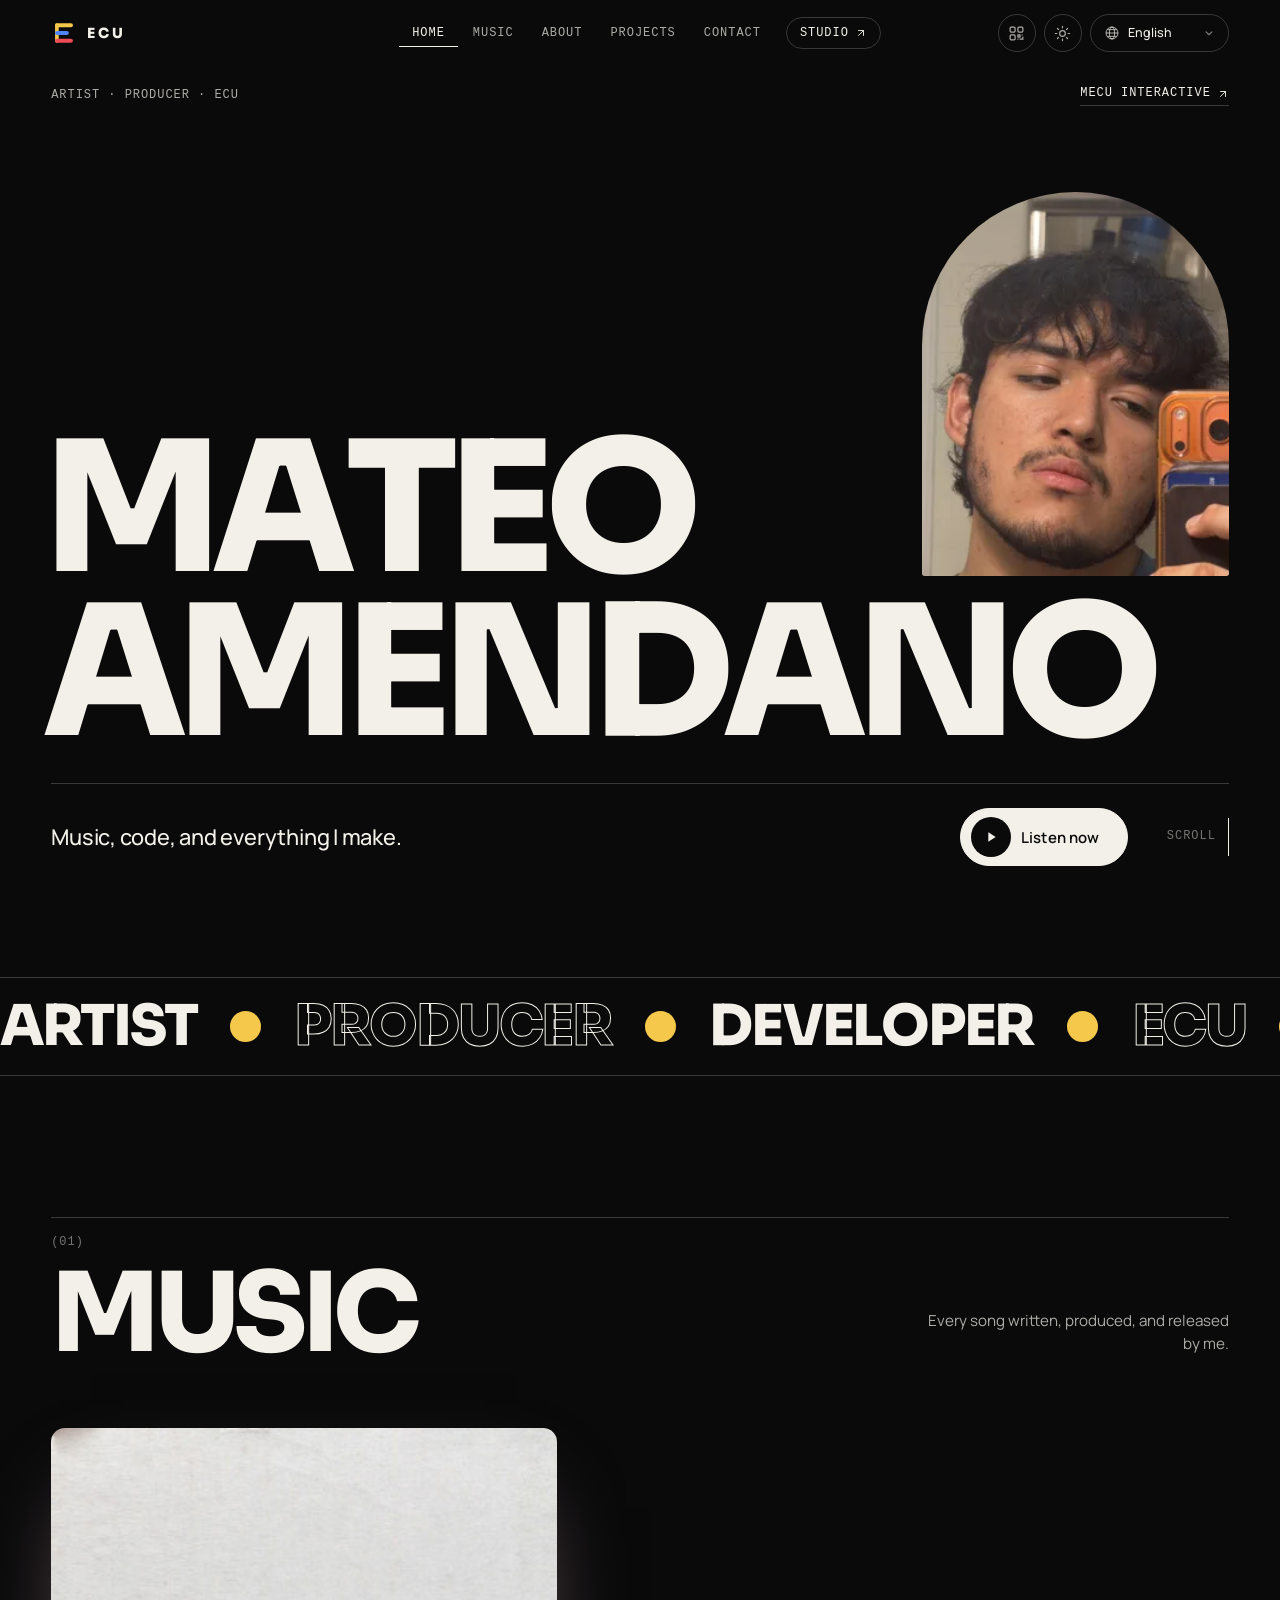
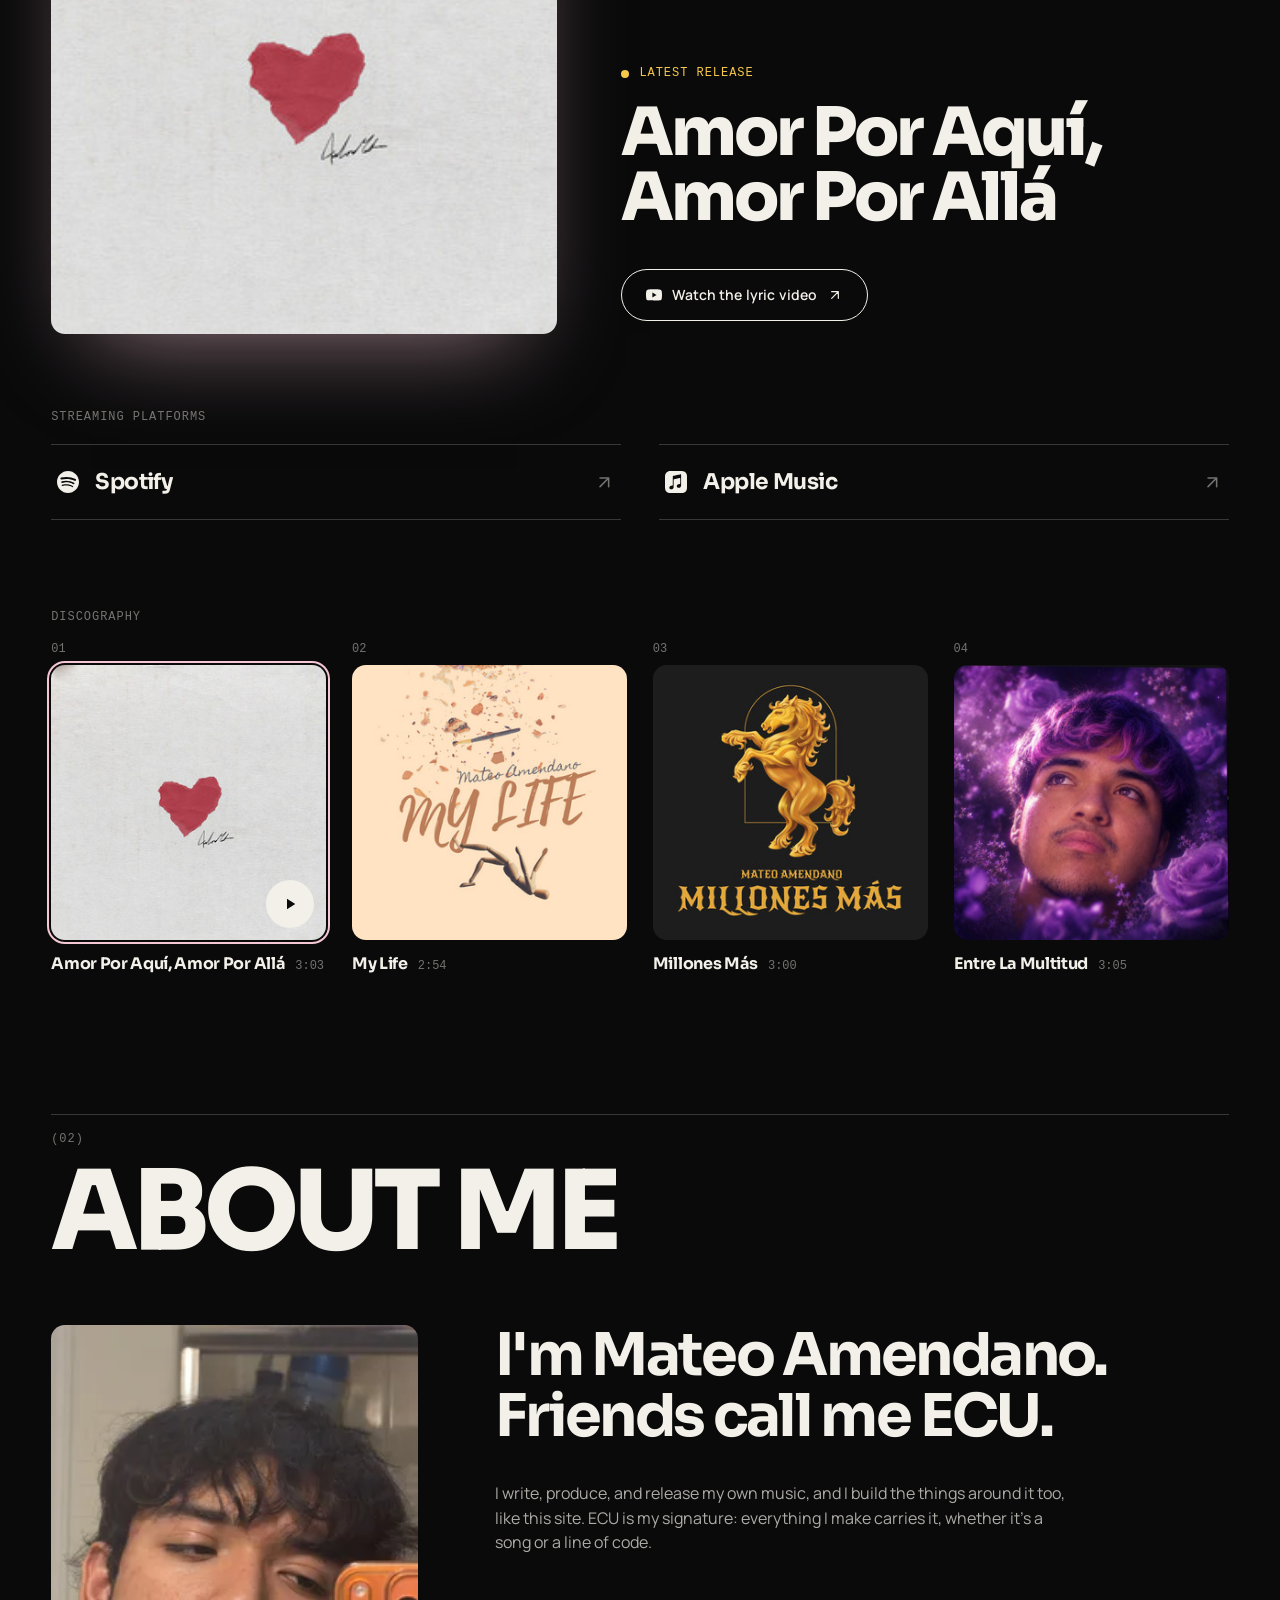
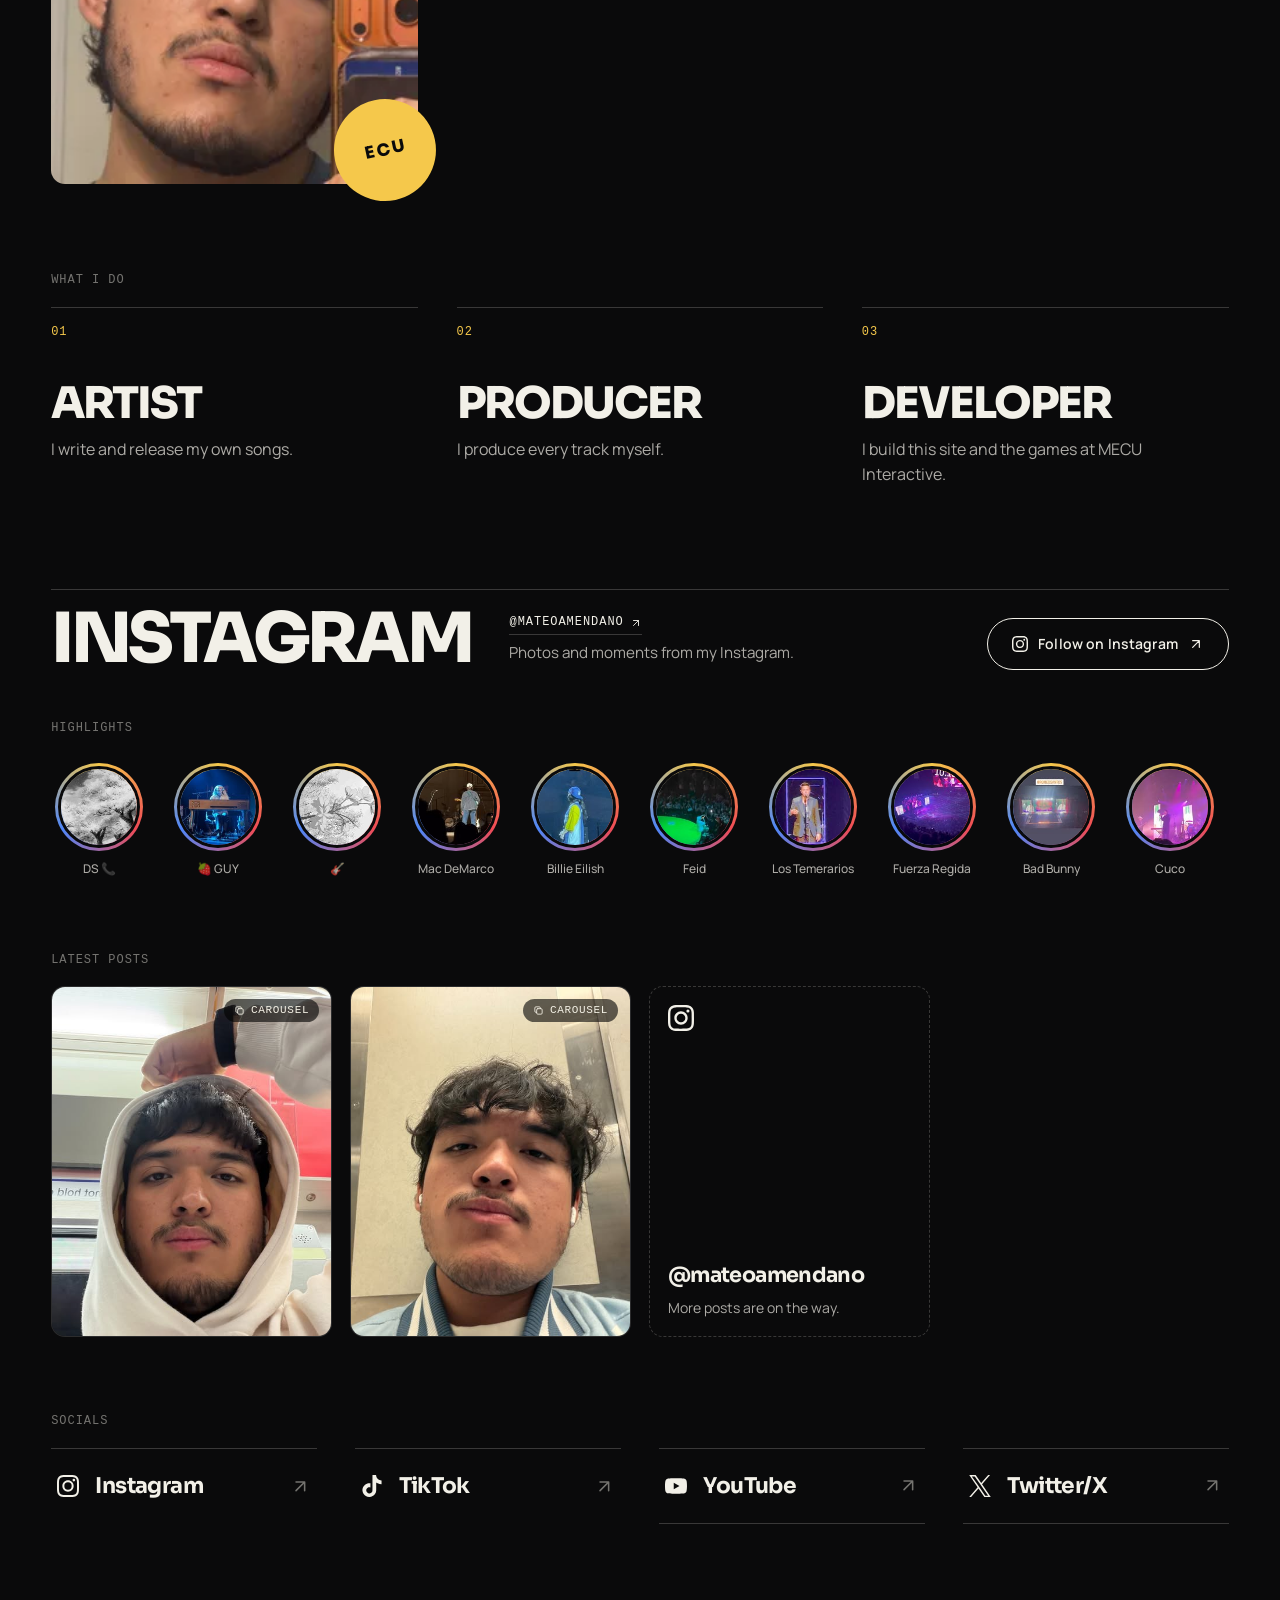
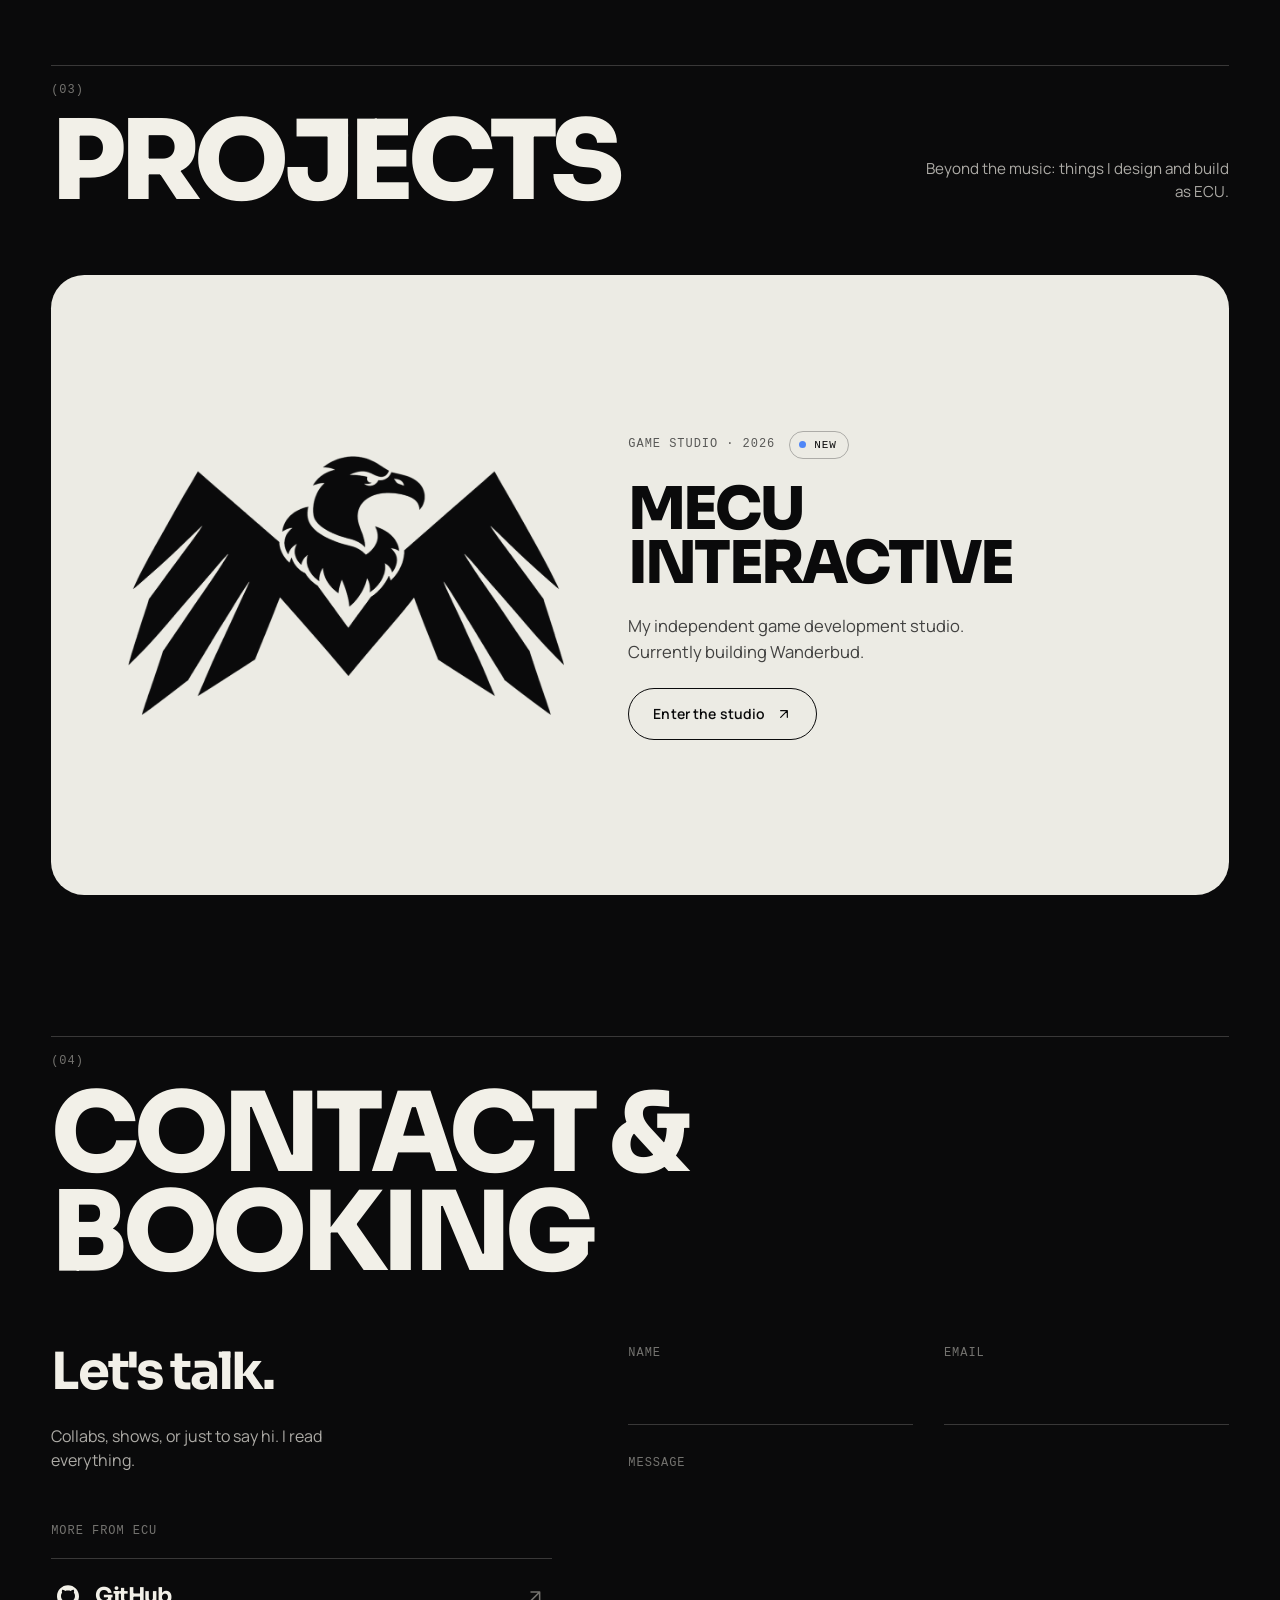
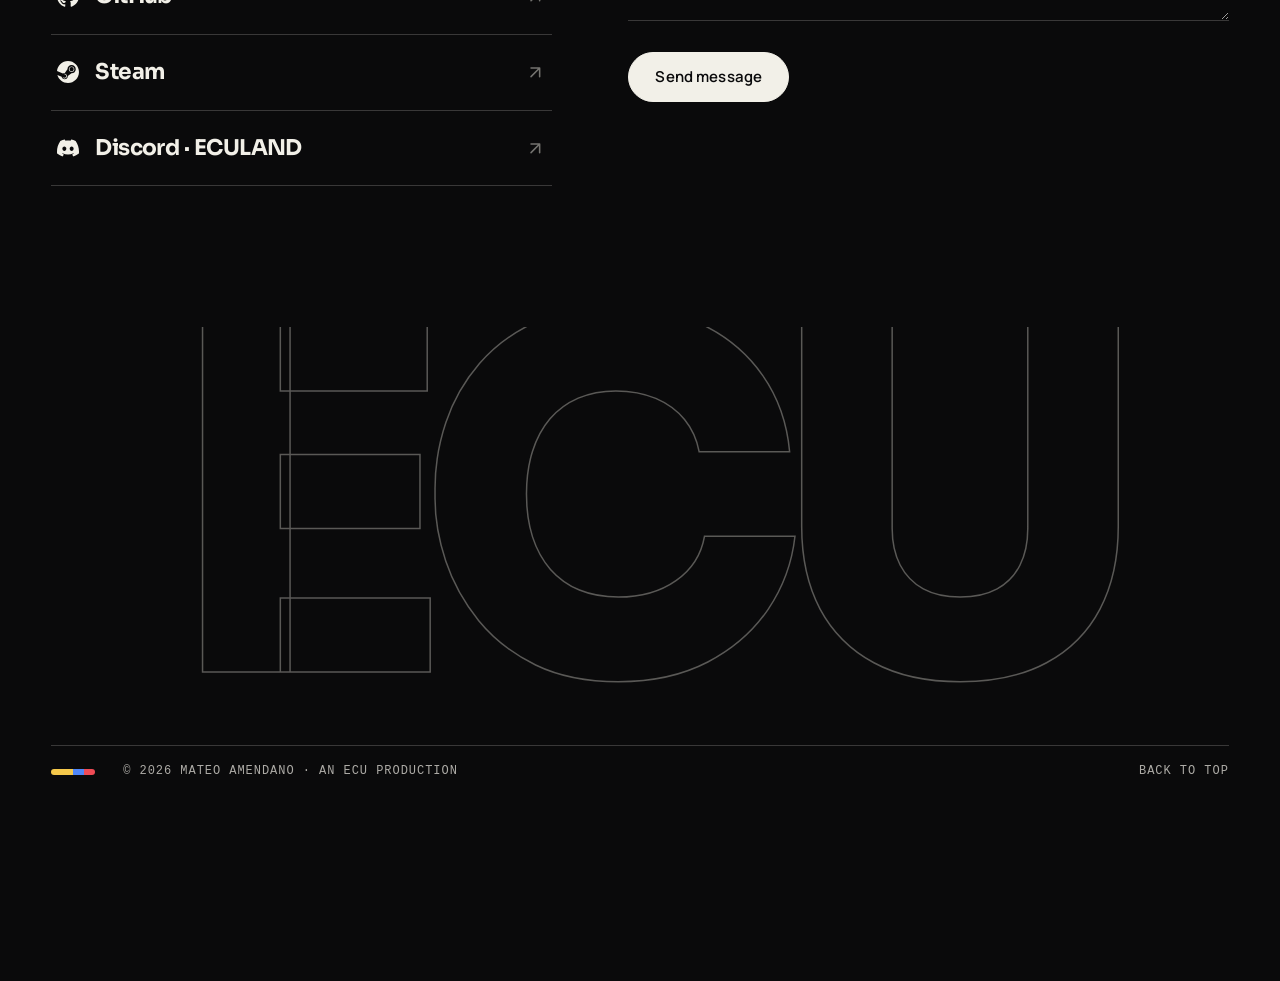
<file: index.html>
<!doctype html>
<html lang="en" data-brand="ecu" data-root="">
<head>
  <meta charset="utf-8">
  <meta name="viewport" content="width=device-width,initial-scale=1,viewport-fit=cover">
  <meta name="theme-color" content="#0a0a0b">
  <meta name="color-scheme" content="dark light">
  <meta name="description" content="Mateo Amendano — artist, producer, and developer. Music, projects, and the games I make at MECU Interactive." data-i18n-content="meta.description">
  <meta property="og:title" content="Mateo Amendano">
  <meta property="og:description" content="Mateo Amendano — artist, producer, and developer. Music, projects, and the games I make at MECU Interactive.">
  <meta property="og:url" content="https://mateoamendano.com/">
  <meta property="og:image" content="https://mateoamendano.com/images/og-card.jpg">
  <meta property="og:type" content="website">
  <meta name="twitter:card" content="summary_large_image">
  <link rel="canonical" href="https://mateoamendano.com/">
  <title data-i18n="meta.title">Mateo Amendano | Music, code &amp; games</title>
  <link rel="icon" href="images/favicon.svg" type="image/svg+xml">
  <link rel="apple-touch-icon" href="images/apple-touch-icon.png">
  <link rel="manifest" href="manifest.webmanifest">
  <meta name="apple-mobile-web-app-capable" content="yes">
  <meta name="apple-mobile-web-app-status-bar-style" content="black-translucent">
  <link rel="preload" href="assets/fonts/sora-0.woff2" as="font" type="font/woff2" crossorigin>
  <link rel="preload" href="images/profile-320.webp" as="image" type="image/webp">
  <link rel="stylesheet" href="assets/css/site.css">
  <link rel="stylesheet" href="assets/css/instagram.css">
  <script type="application/ld+json">{"@context": "https://schema.org", "@type": "Person", "name": "Mateo Amendano", "url": "https://mateoamendano.com/", "sameAs": ["https://open.spotify.com/artist/2KleWEK9fdpVfBsxdUkGIt", "https://music.apple.com/us/artist/mateo-amendano/1572815738", "https://instagram.com/mateoamendano", "https://tiktok.com/@mateoamendano", "https://www.youtube.com/@mateoamendano", "https://x.com/mateoamendano", "https://github.com/ecupe", "https://steamcommunity.com/profiles/76561198855642672", "https://discord.gg/sNtNUDsuwH"]}</script>
  <script>
    document.documentElement.classList.add("js");
    // Apply the saved theme before first paint so light mode never flashes dark.
    try { if (localStorage.getItem("ecu-theme") === "light") document.documentElement.dataset.theme = "light"; } catch (_) {}
    // Lite mode: drop ambient motion on low-end devices or when Data Saver is on.
    var conn = navigator.connection || {};
    if ((navigator.deviceMemory && navigator.deviceMemory <= 2) || (navigator.hardwareConcurrency && navigator.hardwareConcurrency <= 2) || conn.saveData) {
      document.documentElement.classList.add("lite");
    }
    // The opening plays itself once per visit and never takes input. Skip it before first paint
    // for returning visitors, reduced motion, and song links (someone sent a song; go straight to it).
    var seenIntro = false;
    try { seenIntro = sessionStorage.getItem("ecu-intro") === "1"; } catch (_) {}
    if (seenIntro || /[?&]song=/.test(location.search) || (window.matchMedia && matchMedia("(prefers-reduced-motion: reduce)").matches)) {
      document.documentElement.classList.add("skip-intro");
    } else {
      document.documentElement.classList.add("intro-play");
    }
  </script>
</head>
<body>
  <div class="intro" id="intro" aria-hidden="true">
    <svg class="intro-mark" viewBox="0 0 64 64">
      <rect class="blade blade-spine" x="10" y="8" width="9" height="48" rx="4.5"/>
      <rect class="blade blade-1" x="10" y="8" width="44" height="10" rx="5"/>
      <rect class="blade blade-2" x="10" y="27" width="34" height="10" rx="5"/>
      <rect class="blade blade-3" x="10" y="46" width="44" height="10" rx="5"/>
    </svg>
    <span class="intro-word">ECU</span>
  </div>

  <div class="backdrop" aria-hidden="true"><div class="grain"></div></div>
  <canvas id="sparks" class="sparks" aria-hidden="true"></canvas>

  <header class="topbar">
    <a class="brand" href="#top" aria-label="Mateo Amendano">
      <svg class="brand-mark" viewBox="0 0 64 64" aria-hidden="true">
        <rect class="blade blade-spine" x="10" y="8" width="9" height="48" rx="4.5"/>
        <rect class="blade blade-1" x="10" y="8" width="44" height="10" rx="5"/>
        <rect class="blade blade-2" x="10" y="27" width="34" height="10" rx="5"/>
        <rect class="blade blade-3" x="10" y="46" width="44" height="10" rx="5"/>
      </svg>
      <span class="brand-word">ECU</span>
    </a>
    <nav id="main-nav" class="main-nav" data-i18n-aria-label="nav.label" aria-label="Main">
      <span class="nav-indicator" aria-hidden="true"></span><a class="nav-link" href="#top" data-i18n="nav.home">Home</a><a class="nav-link" href="#music" data-i18n="nav.music">Music</a><a class="nav-link" href="#about" data-i18n="nav.about">About</a><a class="nav-link" href="#projects" data-i18n="nav.projects">Projects</a><a class="nav-link" href="#contact" data-i18n="nav.contact">Contact</a><a class="nav-link nav-out nav-pill" href="mecu-interactive/" data-goatcounter-click="nav-studio"><span data-i18n="nav.studio">Studio</span><svg class="link-arrow" viewBox="0 0 24 24" fill="none" stroke="currentColor" stroke-width="1.8" stroke-linecap="round" stroke-linejoin="round" aria-hidden="true"><path d="M7 17 17 7M7 7h10v10"/></svg></a>
    </nav>
    <div class="topbar-actions">
    <button id="nav-toggle" class="icon-button nav-toggle" type="button" aria-controls="main-nav" aria-expanded="false" data-i18n-aria-label="nav.menu" aria-label="Open menu">
      <span class="burger" aria-hidden="true"><i></i><i></i></span>
    </button>
    <button id="qr-open" class="icon-button" type="button" data-i18n-aria-label="qr.open" aria-label="Show QR code" data-i18n-title="qr.open" title="Show QR code">
      <svg viewBox="0 0 24 24" fill="none" stroke="currentColor" stroke-width="1.7" stroke-linecap="round" stroke-linejoin="round" aria-hidden="true"><rect x="3" y="3" width="7" height="7" rx="1.5"/><rect x="14" y="3" width="7" height="7" rx="1.5"/><rect x="3" y="14" width="7" height="7" rx="1.5"/><path d="M14 14h3v3h-3zM20 14v.01M14 20h.01M17 20h4v-3"/></svg>
    </button>
    <button id="theme-toggle" class="icon-button" type="button" aria-label="Switch to light mode" aria-pressed="false">
      <svg class="icon-sun" viewBox="0 0 24 24" fill="none" stroke="currentColor" stroke-width="1.7" stroke-linecap="round" aria-hidden="true"><circle cx="12" cy="12" r="4"/><path d="M12 2v2M12 20v2M4.9 4.9l1.4 1.4M17.7 17.7l1.4 1.4M2 12h2M20 12h2M4.9 19.1l1.4-1.4M17.7 6.3l1.4-1.4"/></svg>
      <svg class="icon-moon" viewBox="0 0 24 24" fill="none" stroke="currentColor" stroke-width="1.7" stroke-linecap="round" stroke-linejoin="round" aria-hidden="true"><path d="M21 12.8A9 9 0 1 1 11.2 3a7 7 0 0 0 9.8 9.8z"/></svg>
    </button>
    <div class="language-control">
      <svg viewBox="0 0 24 24" fill="none" stroke="currentColor" stroke-width="1.5" aria-hidden="true"><circle cx="12" cy="12" r="9"/><ellipse cx="12" cy="12" rx="4" ry="9"/><path d="M3 12h18M5 7h14M5 17h14"/></svg>
      <label for="language-select" data-i18n="language.label">Language</label>
      <select id="language-select" name="language" data-i18n-aria-label="language.label" aria-label="Language"><option value="en" lang="en">English</option><option value="es" lang="es">Español</option><option value="pt" lang="pt">Português</option><option value="fr" lang="fr">Français</option><option value="de" lang="de">Deutsch</option><option value="it" lang="it">Italiano</option><option value="ar" lang="ar">العربية</option></select>
      <svg class="chevron" viewBox="0 0 24 24" fill="none" stroke="currentColor" stroke-width="2" stroke-linecap="round" stroke-linejoin="round" aria-hidden="true"><path d="m7 10 5 5 5-5"/></svg>
    </div>
    </div>
  </header>

  <main id="top" class="site-shell">
    <header class="hero">
      <div class="hero-meta">
        <p class="eyebrow" data-reveal data-i18n="site.eyebrow">Artist · Producer · ECU</p>
        <a class="hero-studio" data-reveal href="mecu-interactive/" data-goatcounter-click="hero-studio">MECU Interactive<svg class="link-arrow" viewBox="0 0 24 24" fill="none" stroke="currentColor" stroke-width="1.8" stroke-linecap="round" stroke-linejoin="round" aria-hidden="true"><path d="M7 17 17 7M7 7h10v10"/></svg></a>
      </div>
      <div class="hero-stage">
        <h1 class="hero-title" data-split><span class="word">Mateo</span> <span class="word">Amendano</span></h1>
        <div class="avatar" data-reveal>
          <picture>
            <source srcset="images/profile-320.webp 1x, images/profile-640.webp 2x" type="image/webp">
            <img class="profile-photo" src="images/profile-320.jpg" srcset="images/profile-320.jpg 1x, images/profile-640.jpg 2x" alt="Mateo Amendano" width="320" height="320" fetchpriority="high">
          </picture>
          <span class="avatar-live" aria-hidden="true"><i></i><i></i><i></i></span>
        </div>
      </div>
      <div class="hero-foot">
        <p class="hero-subtitle" data-reveal data-i18n="content.tagline">Music, code, and everything I make.</p>
        <div class="hero-actions" data-reveal>
          <button id="hero-listen" class="cta" type="button" data-magnetic>
            <span class="cta-icon" aria-hidden="true">
              <svg viewBox="0 0 24 24"><path d="M8 5v14l11-7z"/></svg>
              <span class="cta-eq"><i></i><i></i><i></i></span>
            </span>
            <span data-i18n="hero.listen">Listen now</span>
          </button>
        </div>
        <a class="scroll-cue" href="#music" aria-hidden="true" tabindex="-1"><span data-i18n="hero.scroll">Scroll</span><i></i></a>
      </div>
    </header>

    <div class="marquee" aria-hidden="true"><div class="marquee-track"><span data-i18n="about.role.0">Artist</span><i></i><span data-i18n="about.role.1">Producer</span><i></i><span data-i18n="about.role.2">Developer</span><i></i><span>ECU</span><i></i><span>MECU Interactive</span><i></i><span data-i18n="about.role.0">Artist</span><i></i><span data-i18n="about.role.1">Producer</span><i></i><span data-i18n="about.role.2">Developer</span><i></i><span>ECU</span><i></i><span>MECU Interactive</span><i></i><span data-i18n="about.role.0">Artist</span><i></i><span data-i18n="about.role.1">Producer</span><i></i><span data-i18n="about.role.2">Developer</span><i></i><span>ECU</span><i></i><span>MECU Interactive</span><i></i><span data-i18n="about.role.0">Artist</span><i></i><span data-i18n="about.role.1">Producer</span><i></i><span data-i18n="about.role.2">Developer</span><i></i><span>ECU</span><i></i><span>MECU Interactive</span><i></i></div></div>

    <div id="links" class="sections">
      <section id="music" class="block music" aria-labelledby="music-title"><div class="block-head" data-reveal><span class="block-no" aria-hidden="true">01</span><h2 id="music-title" class="block-title" data-i18n="nav.music">Music</h2><p class="block-note" data-i18n="music.note">Every song written, produced, and released by me.</p></div><div class="release featured" data-reveal><h3 id="group-0" class="sr-only" data-i18n="content.group.0">Latest Release</h3><a class="release-link" href="https://youtu.be/T7tnSv8n5vs" target="_blank" rel="noopener noreferrer" data-goatcounter-click="release-amor-por-aqui-amor-por-alla" style="--accent:#f5c7d4"><span class="release-art-wrap" data-tilt><img class="release-art" src="images/covers/amor-por-aqui-amor-por-alla.jpg" alt="" width="640" height="640" loading="lazy"><span class="release-vinyl" aria-hidden="true"></span></span><span class="release-copy"><span class="release-kicker" data-i18n="release.kicker">Latest release</span><span class="release-title">Amor Por Aquí, Amor Por Allá</span><span class="release-cta btn"><svg class="link-icon" aria-hidden="true" focusable="false" fill="currentColor" viewBox="0 0 24 24" xmlns="http://www.w3.org/2000/svg"><path d="M23.498 6.186a3.016 3.016 0 0 0-2.122-2.136C19.505 3.545 12 3.545 12 3.545s-7.505 0-9.377.505A3.017 3.017 0 0 0 .502 6.186C0 8.07 0 12 0 12s0 3.93.502 5.814a3.016 3.016 0 0 0 2.122 2.136c1.871.505 9.376.505 9.376.505s7.505 0 9.377-.505a3.015 3.015 0 0 0 2.122-2.136C24 15.93 24 12 24 12s0-3.93-.502-5.814zM9.545 15.568V8.432L15.818 12l-6.273 3.568z"/></svg><span data-i18n="release.cta">Watch the lyric video</span><svg class="link-arrow" viewBox="0 0 24 24" fill="none" stroke="currentColor" stroke-width="1.8" stroke-linecap="round" stroke-linejoin="round" aria-hidden="true"><path d="M7 17 17 7M7 7h10v10"/></svg></span></span><span class="sr-only" data-i18n="link.newTab">Opens in a new tab</span></a></div><div class="link-group streaming" data-reveal><h3 id="group-1" class="label" data-i18n="content.group.1">Streaming Platforms</h3><div class="link-list"><a class="link-button" href="https://open.spotify.com/artist/2KleWEK9fdpVfBsxdUkGIt" target="_blank" rel="noopener noreferrer" data-magic data-goatcounter-click="link-spotify" style="--brand:#1ed760"><span class="link-glyph"><svg class="link-icon" aria-hidden="true" focusable="false" fill="currentColor" viewBox="0 0 24 24" xmlns="http://www.w3.org/2000/svg"><path d="M12 0C5.4 0 0 5.4 0 12s5.4 12 12 12 12-5.4 12-12S18.66 0 12 0zm5.521 17.34c-.24.359-.66.48-1.021.24-2.82-1.74-6.36-2.101-10.561-1.141-.418.122-.779-.179-.899-.539-.12-.421.18-.78.54-.9 4.56-1.021 8.52-.6 11.64 1.32.42.18.479.659.301 1.02zm1.44-3.3c-.301.42-.841.6-1.262.3-3.239-1.98-8.159-2.58-11.939-1.38-.479.12-1.02-.12-1.14-.6-.12-.48.12-1.021.6-1.141C9.6 9.9 15 10.561 18.72 12.84c.361.181.54.78.241 1.2zm.12-3.36C15.24 8.4 8.82 8.16 5.16 9.301c-.6.179-1.2-.181-1.38-.721-.18-.601.18-1.2.72-1.381 4.26-1.26 11.28-1.02 15.721 1.621.539.3.719 1.02.419 1.56-.299.421-1.02.599-1.559.3z"/></svg></span><span class="link-label">Spotify</span><svg class="link-arrow" viewBox="0 0 24 24" fill="none" stroke="currentColor" stroke-width="1.8" stroke-linecap="round" stroke-linejoin="round" aria-hidden="true"><path d="M7 17 17 7M7 7h10v10"/></svg><span class="sr-only" data-i18n="link.newTab">Opens in a new tab</span></a><a class="link-button" href="https://music.apple.com/us/artist/mateo-amendano/1572815738" target="_blank" rel="noopener noreferrer" data-magic data-goatcounter-click="link-apple-music" style="--brand:#fa2d48"><span class="link-glyph"><svg class="link-icon" aria-hidden="true" focusable="false" fill="currentColor" viewBox="0 0 24 24" xmlns="http://www.w3.org/2000/svg"><path d="M23.994 6.124a9.23 9.23 0 00-.24-2.19c-.317-1.31-1.062-2.31-2.18-3.043a5.022 5.022 0 00-1.877-.726 10.496 10.496 0 00-1.564-.15c-.04-.003-.083-.01-.124-.013H5.986c-.152.01-.303.017-.455.026-.747.043-1.49.123-2.193.4-1.336.53-2.3 1.452-2.865 2.78-.192.448-.292.925-.363 1.408-.056.392-.088.785-.1 1.18 0 .032-.007.062-.01.093v12.223c.01.14.017.283.027.424.05.815.154 1.624.497 2.373.65 1.42 1.738 2.353 3.234 2.801.42.127.856.187 1.293.228.555.053 1.11.06 1.667.06h11.03a12.5 12.5 0 001.57-.1c.822-.106 1.596-.35 2.295-.81a5.046 5.046 0 001.88-2.207c.186-.42.293-.87.37-1.324.113-.675.138-1.358.137-2.04-.002-3.8 0-7.595-.003-11.393zm-6.423 3.99v5.712c0 .417-.058.827-.244 1.206-.29.59-.76.962-1.388 1.14-.35.1-.706.157-1.07.173-.95.045-1.773-.6-1.943-1.536a1.88 1.88 0 011.038-2.022c.323-.16.67-.25 1.018-.324.378-.082.758-.153 1.134-.24.274-.063.457-.23.51-.516a.904.904 0 00.02-.193c0-1.815 0-3.63-.002-5.443a.725.725 0 00-.026-.185c-.04-.15-.15-.243-.304-.234-.16.01-.318.035-.475.066-.76.15-1.52.303-2.28.456l-2.325.47-1.374.278c-.016.003-.032.01-.048.013-.277.077-.377.203-.39.49-.002.042 0 .086 0 .13-.002 2.602 0 5.204-.003 7.805 0 .42-.047.836-.215 1.227-.278.64-.77 1.04-1.434 1.233-.35.1-.71.16-1.075.172-.96.036-1.755-.6-1.92-1.544-.14-.812.23-1.685 1.154-2.075.357-.15.73-.232 1.108-.31.287-.06.575-.116.86-.177.383-.083.583-.323.6-.714v-.15c0-2.96 0-5.922.002-8.882 0-.123.013-.25.042-.37.07-.285.273-.448.546-.518.255-.066.515-.112.774-.165.733-.15 1.466-.296 2.2-.444l2.27-.46c.67-.134 1.34-.27 2.01-.403.22-.043.442-.088.663-.106.31-.025.523.17.554.482.008.073.012.148.012.223.002 1.91.002 3.822 0 5.732z"/></svg></span><span class="link-label">Apple Music</span><svg class="link-arrow" viewBox="0 0 24 24" fill="none" stroke="currentColor" stroke-width="1.8" stroke-linecap="round" stroke-linejoin="round" aria-hidden="true"><path d="M7 17 17 7M7 7h10v10"/></svg><span class="sr-only" data-i18n="link.newTab">Opens in a new tab</span></a></div></div><div class="discography" data-reveal><h3 id="discography-heading" class="label" data-i18n="music.heading">Discography</h3><div id="discography" class="track-grid"></div></div></section>
      <section id="about" class="block about" aria-labelledby="about-heading"><div class="block-head" data-reveal><span class="block-no" aria-hidden="true">02</span><h2 id="about-heading" class="block-title" data-i18n="about.heading">About me</h2></div><div class="about-grid"><div class="about-photo" data-reveal><picture><source srcset="images/profile-320.webp 1x, images/profile-640.webp 2x" type="image/webp"><img src="images/profile-320.jpg" srcset="images/profile-320.jpg 1x, images/profile-640.jpg 2x" alt="" width="320" height="320" loading="lazy"></picture><span class="about-badge" aria-hidden="true">ECU</span></div><div class="about-copy"><p class="about-lead" data-reveal data-i18n="about.lead">I&#x27;m Mateo Amendano. Friends call me ECU.</p><p class="about-body" data-reveal data-i18n="about.body">I write, produce, and release my own music, and I build the things around it too, like this site. ECU is my signature: everything I make carries it, whether it&#x27;s a song or a line of code.</p></div></div><div class="identity-wrap"><p class="label" data-reveal data-i18n="about.identity">What I do</p><ol class="identity"><li data-reveal><span class="identity-no" aria-hidden="true">01</span><h3 class="identity-title" data-i18n="about.role.0">Artist</h3><p data-i18n="about.role.0.body">I write and release my own songs.</p></li><li data-reveal><span class="identity-no" aria-hidden="true">02</span><h3 class="identity-title" data-i18n="about.role.1">Producer</h3><p data-i18n="about.role.1.body">I produce every track myself.</p></li><li data-reveal><span class="identity-no" aria-hidden="true">03</span><h3 class="identity-title" data-i18n="about.role.2">Developer</h3><p data-i18n="about.role.2.body">I build this site and the games at MECU Interactive.</p></li></ol></div><div id="instagram" class="ig"><div class="ig-head" data-reveal><h3 class="ig-title">Instagram</h3><div class="ig-meta"><a class="ig-profile" href="https://www.instagram.com/mateoamendano/" target="_blank" rel="noopener noreferrer" data-goatcounter-click="ig-handle">@mateoamendano<svg class="link-arrow" viewBox="0 0 24 24" fill="none" stroke="currentColor" stroke-width="1.8" stroke-linecap="round" stroke-linejoin="round" aria-hidden="true"><path d="M7 17 17 7M7 7h10v10"/></svg><span class="sr-only" data-i18n="link.newTab">Opens in a new tab</span></a><p class="ig-intro" data-i18n="about.ig.intro">Photos and moments from my Instagram.</p></div><a class="btn" href="https://www.instagram.com/mateoamendano/" target="_blank" rel="noopener noreferrer" data-goatcounter-click="ig-follow-mateoamendano"><svg class="link-icon" aria-hidden="true" focusable="false" fill="currentColor" viewBox="0 0 24 24" xmlns="http://www.w3.org/2000/svg"><path d="M7.0301.084c-1.2768.0602-2.1487.264-2.911.5634-.7888.3075-1.4575.72-2.1228 1.3877-.6652.6677-1.075 1.3368-1.3802 2.127-.2954.7638-.4956 1.6365-.552 2.914-.0564 1.2775-.0689 1.6882-.0626 4.947.0062 3.2586.0206 3.6671.0825 4.9473.061 1.2765.264 2.1482.5635 2.9107.308.7889.72 1.4573 1.388 2.1228.6679.6655 1.3365 1.0743 2.1285 1.38.7632.295 1.6361.4961 2.9134.552 1.2773.056 1.6884.069 4.9462.0627 3.2578-.0062 3.668-.0207 4.9478-.0814 1.28-.0607 2.147-.2652 2.9098-.5633.7889-.3086 1.4578-.72 2.1228-1.3881.665-.6682 1.0745-1.3378 1.3795-2.1284.2957-.7632.4966-1.636.552-2.9124.056-1.2809.0692-1.6898.063-4.948-.0063-3.2583-.021-3.6668-.0817-4.9465-.0607-1.2797-.264-2.1487-.5633-2.9117-.3084-.7889-.72-1.4568-1.3876-2.1228C21.2982 1.33 20.628.9208 19.8378.6165 19.074.321 18.2017.1197 16.9244.0645 15.6471.0093 15.236-.005 11.977.0014 8.718.0076 8.31.0215 7.0301.0839m.1402 21.6932c-1.17-.0509-1.8053-.2453-2.2287-.408-.5606-.216-.96-.4771-1.3819-.895-.422-.4178-.6811-.8186-.9-1.378-.1644-.4234-.3624-1.058-.4171-2.228-.0595-1.2645-.072-1.6442-.079-4.848-.007-3.2037.0053-3.583.0607-4.848.05-1.169.2456-1.805.408-2.2282.216-.5613.4762-.96.895-1.3816.4188-.4217.8184-.6814 1.3783-.9003.423-.1651 1.0575-.3614 2.227-.4171 1.2655-.06 1.6447-.072 4.848-.079 3.2033-.007 3.5835.005 4.8495.0608 1.169.0508 1.8053.2445 2.228.408.5608.216.96.4754 1.3816.895.4217.4194.6816.8176.9005 1.3787.1653.4217.3617 1.056.4169 2.2263.0602 1.2655.0739 1.645.0796 4.848.0058 3.203-.0055 3.5834-.061 4.848-.051 1.17-.245 1.8055-.408 2.2294-.216.5604-.4763.96-.8954 1.3814-.419.4215-.8181.6811-1.3783.9-.4224.1649-1.0577.3617-2.2262.4174-1.2656.0595-1.6448.072-4.8493.079-3.2045.007-3.5825-.006-4.848-.0608M16.953 5.5864A1.44 1.44 0 1 0 18.39 4.144a1.44 1.44 0 0 0-1.437 1.4424M5.8385 12.012c.0067 3.4032 2.7706 6.1557 6.173 6.1493 3.4026-.0065 6.157-2.7701 6.1506-6.1733-.0065-3.4032-2.771-6.1565-6.174-6.1498-3.403.0067-6.156 2.771-6.1496 6.1738M8 12.0077a4 4 0 1 1 4.008 3.9921A3.9996 3.9996 0 0 1 8 12.0077"/></svg><span data-i18n="ig.follow">Follow on Instagram</span><svg class="link-arrow" viewBox="0 0 24 24" fill="none" stroke="currentColor" stroke-width="1.8" stroke-linecap="round" stroke-linejoin="round" aria-hidden="true"><path d="M7 17 17 7M7 7h10v10"/></svg><span class="sr-only" data-i18n="link.newTab">Opens in a new tab</span></a></div><div class="hl-wrap" data-reveal><h4 class="label" data-i18n="ig.highlights">Highlights</h4><ul class="hl-rail" data-i18n-aria-label="ig.highlights" aria-label="Highlights"><li><a class="hl" href="https://www.instagram.com/stories/highlights/18250790356312765/" target="_blank" rel="noopener noreferrer" data-goatcounter-click="ig-highlight-18250790356312765"><span class="hl-ring"><span class="hl-cover"><img src="images/instagram/mateoamendano/highlight-18250790356312765.jpg" alt="" width="150" height="150" loading="lazy" decoding="async"></span></span><span class="hl-title" dir="auto">DS 📞</span><span class="sr-only" data-i18n="link.newTab">Opens in a new tab</span></a></li><li><a class="hl" href="https://www.instagram.com/stories/highlights/18119801000046071/" target="_blank" rel="noopener noreferrer" data-goatcounter-click="ig-highlight-18119801000046071"><span class="hl-ring"><span class="hl-cover"><img src="images/instagram/mateoamendano/highlight-18119801000046071.jpg" alt="" width="150" height="150" loading="lazy" decoding="async"></span></span><span class="hl-title" dir="auto">🍓 GUY</span><span class="sr-only" data-i18n="link.newTab">Opens in a new tab</span></a></li><li><a class="hl" href="https://www.instagram.com/stories/highlights/17917063470537253/" target="_blank" rel="noopener noreferrer" data-goatcounter-click="ig-highlight-17917063470537253"><span class="hl-ring"><span class="hl-cover"><img src="images/instagram/mateoamendano/highlight-17917063470537253.jpg" alt="" width="150" height="150" loading="lazy" decoding="async"></span></span><span class="hl-title" dir="auto">🎸</span><span class="sr-only" data-i18n="link.newTab">Opens in a new tab</span></a></li><li><a class="hl" href="https://www.instagram.com/stories/highlights/18639175675009646/" target="_blank" rel="noopener noreferrer" data-goatcounter-click="ig-highlight-18639175675009646"><span class="hl-ring"><span class="hl-cover"><img src="images/instagram/mateoamendano/highlight-18639175675009646.jpg" alt="" width="150" height="150" loading="lazy" decoding="async"></span></span><span class="hl-title" dir="auto">Mac DeMarco</span><span class="sr-only" data-i18n="link.newTab">Opens in a new tab</span></a></li><li><a class="hl" href="https://www.instagram.com/stories/highlights/18118756337001427/" target="_blank" rel="noopener noreferrer" data-goatcounter-click="ig-highlight-18118756337001427"><span class="hl-ring"><span class="hl-cover"><img src="images/instagram/mateoamendano/highlight-18118756337001427.jpg" alt="" width="150" height="150" loading="lazy" decoding="async"></span></span><span class="hl-title" dir="auto">Billie Eilish</span><span class="sr-only" data-i18n="link.newTab">Opens in a new tab</span></a></li><li><a class="hl" href="https://www.instagram.com/stories/highlights/18107716733202721/" target="_blank" rel="noopener noreferrer" data-goatcounter-click="ig-highlight-18107716733202721"><span class="hl-ring"><span class="hl-cover"><img src="images/instagram/mateoamendano/highlight-18107716733202721.jpg" alt="" width="150" height="150" loading="lazy" decoding="async"></span></span><span class="hl-title" dir="auto">Feid</span><span class="sr-only" data-i18n="link.newTab">Opens in a new tab</span></a></li><li><a class="hl" href="https://www.instagram.com/stories/highlights/18114630689124310/" target="_blank" rel="noopener noreferrer" data-goatcounter-click="ig-highlight-18114630689124310"><span class="hl-ring"><span class="hl-cover"><img src="images/instagram/mateoamendano/highlight-18114630689124310.jpg" alt="" width="150" height="150" loading="lazy" decoding="async"></span></span><span class="hl-title" dir="auto">Los Temerarios</span><span class="sr-only" data-i18n="link.newTab">Opens in a new tab</span></a></li><li><a class="hl" href="https://www.instagram.com/stories/highlights/18036328124688865/" target="_blank" rel="noopener noreferrer" data-goatcounter-click="ig-highlight-18036328124688865"><span class="hl-ring"><span class="hl-cover"><img src="images/instagram/mateoamendano/highlight-18036328124688865.jpg" alt="" width="150" height="150" loading="lazy" decoding="async"></span></span><span class="hl-title" dir="auto">Fuerza Regida</span><span class="sr-only" data-i18n="link.newTab">Opens in a new tab</span></a></li><li><a class="hl" href="https://www.instagram.com/stories/highlights/18113750243616931/" target="_blank" rel="noopener noreferrer" data-goatcounter-click="ig-highlight-18113750243616931"><span class="hl-ring"><span class="hl-cover"><img src="images/instagram/mateoamendano/highlight-18113750243616931.jpg" alt="" width="150" height="150" loading="lazy" decoding="async"></span></span><span class="hl-title" dir="auto">Bad Bunny</span><span class="sr-only" data-i18n="link.newTab">Opens in a new tab</span></a></li><li><a class="hl" href="https://www.instagram.com/stories/highlights/18022105886936398/" target="_blank" rel="noopener noreferrer" data-goatcounter-click="ig-highlight-18022105886936398"><span class="hl-ring"><span class="hl-cover"><img src="images/instagram/mateoamendano/highlight-18022105886936398.jpg" alt="" width="150" height="150" loading="lazy" decoding="async"></span></span><span class="hl-title" dir="auto">Cuco</span><span class="sr-only" data-i18n="link.newTab">Opens in a new tab</span></a></li></ul></div><div class="ig-wrap" data-reveal><h4 class="label" data-i18n="ig.posts">Latest posts</h4><ul class="ig-grid"><li class="ig-item"><a class="ig-post" href="https://www.instagram.com/p/DfyYojHjnRH/" target="_blank" rel="noopener noreferrer" data-type="carousel" data-goatcounter-click="ig-post-DfyYojHjnRH"><span class="ig-media"><img src="images/instagram/mateoamendano/DfyYojHjnRH.jpg" alt="14/11 🍓🤷‍♂️" width="480" height="600" loading="lazy" decoding="async"></span><span class="ig-badge"><svg viewBox="0 0 24 24" fill="none" stroke="currentColor" stroke-width="1.8" stroke-linecap="round" stroke-linejoin="round" aria-hidden="true"><rect x="8" y="8" width="12" height="12" rx="2.5"/><path d="M16 8V6.5A2.5 2.5 0 0 0 13.5 4h-7A2.5 2.5 0 0 0 4 6.5v7A2.5 2.5 0 0 0 6.5 16H8"/></svg><span data-i18n="ig.carousel">Carousel</span></span><span class="ig-caption"><span class="ig-text" dir="auto">14/11 🍓🤷‍♂️</span><time class="ig-date" datetime="2026-11-15">2026.11.15</time><span class="ig-open"><span data-i18n="ig.viewPost">View on Instagram</span><svg class="link-arrow" viewBox="0 0 24 24" fill="none" stroke="currentColor" stroke-width="1.8" stroke-linecap="round" stroke-linejoin="round" aria-hidden="true"><path d="M7 17 17 7M7 7h10v10"/></svg></span></span><span class="sr-only" data-i18n="link.newTab">Opens in a new tab</span></a></li><li class="ig-item"><a class="ig-post" href="https://www.instagram.com/p/DfBrbNzjmMt/" target="_blank" rel="noopener noreferrer" data-type="carousel" data-goatcounter-click="ig-post-DfBrbNzjmMt"><span class="ig-media"><img src="images/instagram/mateoamendano/DfBrbNzjmMt.jpg" alt="25/10 ❤️‍🩹" width="480" height="600" loading="lazy" decoding="async"></span><span class="ig-badge"><svg viewBox="0 0 24 24" fill="none" stroke="currentColor" stroke-width="1.8" stroke-linecap="round" stroke-linejoin="round" aria-hidden="true"><rect x="8" y="8" width="12" height="12" rx="2.5"/><path d="M16 8V6.5A2.5 2.5 0 0 0 13.5 4h-7A2.5 2.5 0 0 0 4 6.5v7A2.5 2.5 0 0 0 6.5 16H8"/></svg><span data-i18n="ig.carousel">Carousel</span></span><span class="ig-caption"><span class="ig-text" dir="auto">25/10 ❤️‍🩹</span><time class="ig-date" datetime="2026-10-27">2026.10.27</time><span class="ig-open"><span data-i18n="ig.viewPost">View on Instagram</span><svg class="link-arrow" viewBox="0 0 24 24" fill="none" stroke="currentColor" stroke-width="1.8" stroke-linecap="round" stroke-linejoin="round" aria-hidden="true"><path d="M7 17 17 7M7 7h10v10"/></svg></span></span><span class="sr-only" data-i18n="link.newTab">Opens in a new tab</span></a></li><li class="ig-item ig-more"><a class="ig-follow" href="https://www.instagram.com/mateoamendano/" target="_blank" rel="noopener noreferrer" data-goatcounter-click="ig-profile-mateoamendano"><svg class="link-icon" aria-hidden="true" focusable="false" fill="currentColor" viewBox="0 0 24 24" xmlns="http://www.w3.org/2000/svg"><path d="M7.0301.084c-1.2768.0602-2.1487.264-2.911.5634-.7888.3075-1.4575.72-2.1228 1.3877-.6652.6677-1.075 1.3368-1.3802 2.127-.2954.7638-.4956 1.6365-.552 2.914-.0564 1.2775-.0689 1.6882-.0626 4.947.0062 3.2586.0206 3.6671.0825 4.9473.061 1.2765.264 2.1482.5635 2.9107.308.7889.72 1.4573 1.388 2.1228.6679.6655 1.3365 1.0743 2.1285 1.38.7632.295 1.6361.4961 2.9134.552 1.2773.056 1.6884.069 4.9462.0627 3.2578-.0062 3.668-.0207 4.9478-.0814 1.28-.0607 2.147-.2652 2.9098-.5633.7889-.3086 1.4578-.72 2.1228-1.3881.665-.6682 1.0745-1.3378 1.3795-2.1284.2957-.7632.4966-1.636.552-2.9124.056-1.2809.0692-1.6898.063-4.948-.0063-3.2583-.021-3.6668-.0817-4.9465-.0607-1.2797-.264-2.1487-.5633-2.9117-.3084-.7889-.72-1.4568-1.3876-2.1228C21.2982 1.33 20.628.9208 19.8378.6165 19.074.321 18.2017.1197 16.9244.0645 15.6471.0093 15.236-.005 11.977.0014 8.718.0076 8.31.0215 7.0301.0839m.1402 21.6932c-1.17-.0509-1.8053-.2453-2.2287-.408-.5606-.216-.96-.4771-1.3819-.895-.422-.4178-.6811-.8186-.9-1.378-.1644-.4234-.3624-1.058-.4171-2.228-.0595-1.2645-.072-1.6442-.079-4.848-.007-3.2037.0053-3.583.0607-4.848.05-1.169.2456-1.805.408-2.2282.216-.5613.4762-.96.895-1.3816.4188-.4217.8184-.6814 1.3783-.9003.423-.1651 1.0575-.3614 2.227-.4171 1.2655-.06 1.6447-.072 4.848-.079 3.2033-.007 3.5835.005 4.8495.0608 1.169.0508 1.8053.2445 2.228.408.5608.216.96.4754 1.3816.895.4217.4194.6816.8176.9005 1.3787.1653.4217.3617 1.056.4169 2.2263.0602 1.2655.0739 1.645.0796 4.848.0058 3.203-.0055 3.5834-.061 4.848-.051 1.17-.245 1.8055-.408 2.2294-.216.5604-.4763.96-.8954 1.3814-.419.4215-.8181.6811-1.3783.9-.4224.1649-1.0577.3617-2.2262.4174-1.2656.0595-1.6448.072-4.8493.079-3.2045.007-3.5825-.006-4.848-.0608M16.953 5.5864A1.44 1.44 0 1 0 18.39 4.144a1.44 1.44 0 0 0-1.437 1.4424M5.8385 12.012c.0067 3.4032 2.7706 6.1557 6.173 6.1493 3.4026-.0065 6.157-2.7701 6.1506-6.1733-.0065-3.4032-2.771-6.1565-6.174-6.1498-3.403.0067-6.156 2.771-6.1496 6.1738M8 12.0077a4 4 0 1 1 4.008 3.9921A3.9996 3.9996 0 0 1 8 12.0077"/></svg><span class="ig-handle">@mateoamendano</span><span data-i18n="ig.more">More posts are on the way.</span><span class="sr-only" data-i18n="link.newTab">Opens in a new tab</span></a></li></ul></div></div><div class="link-group socials" data-reveal><h3 id="group-2" class="label" data-i18n="content.group.2">Socials</h3><div class="link-list"><a class="link-button" href="https://instagram.com/mateoamendano" target="_blank" rel="noopener noreferrer" data-magic data-goatcounter-click="link-instagram" style="--brand:#e1306c"><span class="link-glyph"><svg class="link-icon" aria-hidden="true" focusable="false" fill="currentColor" viewBox="0 0 24 24" xmlns="http://www.w3.org/2000/svg"><path d="M7.0301.084c-1.2768.0602-2.1487.264-2.911.5634-.7888.3075-1.4575.72-2.1228 1.3877-.6652.6677-1.075 1.3368-1.3802 2.127-.2954.7638-.4956 1.6365-.552 2.914-.0564 1.2775-.0689 1.6882-.0626 4.947.0062 3.2586.0206 3.6671.0825 4.9473.061 1.2765.264 2.1482.5635 2.9107.308.7889.72 1.4573 1.388 2.1228.6679.6655 1.3365 1.0743 2.1285 1.38.7632.295 1.6361.4961 2.9134.552 1.2773.056 1.6884.069 4.9462.0627 3.2578-.0062 3.668-.0207 4.9478-.0814 1.28-.0607 2.147-.2652 2.9098-.5633.7889-.3086 1.4578-.72 2.1228-1.3881.665-.6682 1.0745-1.3378 1.3795-2.1284.2957-.7632.4966-1.636.552-2.9124.056-1.2809.0692-1.6898.063-4.948-.0063-3.2583-.021-3.6668-.0817-4.9465-.0607-1.2797-.264-2.1487-.5633-2.9117-.3084-.7889-.72-1.4568-1.3876-2.1228C21.2982 1.33 20.628.9208 19.8378.6165 19.074.321 18.2017.1197 16.9244.0645 15.6471.0093 15.236-.005 11.977.0014 8.718.0076 8.31.0215 7.0301.0839m.1402 21.6932c-1.17-.0509-1.8053-.2453-2.2287-.408-.5606-.216-.96-.4771-1.3819-.895-.422-.4178-.6811-.8186-.9-1.378-.1644-.4234-.3624-1.058-.4171-2.228-.0595-1.2645-.072-1.6442-.079-4.848-.007-3.2037.0053-3.583.0607-4.848.05-1.169.2456-1.805.408-2.2282.216-.5613.4762-.96.895-1.3816.4188-.4217.8184-.6814 1.3783-.9003.423-.1651 1.0575-.3614 2.227-.4171 1.2655-.06 1.6447-.072 4.848-.079 3.2033-.007 3.5835.005 4.8495.0608 1.169.0508 1.8053.2445 2.228.408.5608.216.96.4754 1.3816.895.4217.4194.6816.8176.9005 1.3787.1653.4217.3617 1.056.4169 2.2263.0602 1.2655.0739 1.645.0796 4.848.0058 3.203-.0055 3.5834-.061 4.848-.051 1.17-.245 1.8055-.408 2.2294-.216.5604-.4763.96-.8954 1.3814-.419.4215-.8181.6811-1.3783.9-.4224.1649-1.0577.3617-2.2262.4174-1.2656.0595-1.6448.072-4.8493.079-3.2045.007-3.5825-.006-4.848-.0608M16.953 5.5864A1.44 1.44 0 1 0 18.39 4.144a1.44 1.44 0 0 0-1.437 1.4424M5.8385 12.012c.0067 3.4032 2.7706 6.1557 6.173 6.1493 3.4026-.0065 6.157-2.7701 6.1506-6.1733-.0065-3.4032-2.771-6.1565-6.174-6.1498-3.403.0067-6.156 2.771-6.1496 6.1738M8 12.0077a4 4 0 1 1 4.008 3.9921A3.9996 3.9996 0 0 1 8 12.0077"/></svg></span><span class="link-label">Instagram</span><svg class="link-arrow" viewBox="0 0 24 24" fill="none" stroke="currentColor" stroke-width="1.8" stroke-linecap="round" stroke-linejoin="round" aria-hidden="true"><path d="M7 17 17 7M7 7h10v10"/></svg><span class="sr-only" data-i18n="link.newTab">Opens in a new tab</span></a><a class="link-button" href="https://tiktok.com/@mateoamendano" target="_blank" rel="noopener noreferrer" data-magic data-goatcounter-click="link-tiktok" style="--brand:#25f4ee"><span class="link-glyph"><svg class="link-icon" aria-hidden="true" focusable="false" fill="currentColor" viewBox="0 0 24 24" xmlns="http://www.w3.org/2000/svg"><path d="M12.525.02c1.31-.02 2.61-.01 3.91-.02.08 1.53.63 3.09 1.75 4.17 1.12 1.11 2.7 1.62 4.24 1.79v4.03c-1.44-.05-2.89-.35-4.2-.97-.57-.26-1.1-.59-1.62-.93-.01 2.92.01 5.84-.02 8.75-.08 1.4-.54 2.79-1.35 3.94-1.31 1.92-3.58 3.17-5.91 3.21-1.43.08-2.86-.31-4.08-1.03-2.02-1.19-3.44-3.37-3.65-5.71-.02-.5-.03-1-.01-1.49.18-1.9 1.12-3.72 2.58-4.96 1.66-1.44 3.98-2.13 6.15-1.72.02 1.48-.04 2.96-.04 4.44-.99-.32-2.15-.23-3.02.37-.63.41-1.11 1.04-1.36 1.75-.21.51-.15 1.07-.14 1.61.24 1.64 1.82 3.02 3.5 2.87 1.12-.01 2.19-.66 2.77-1.61.19-.33.4-.67.41-1.06.1-1.79.06-3.57.07-5.36.01-4.03-.01-8.05.02-12.07z"/></svg></span><span class="link-label">TikTok</span><svg class="link-arrow" viewBox="0 0 24 24" fill="none" stroke="currentColor" stroke-width="1.8" stroke-linecap="round" stroke-linejoin="round" aria-hidden="true"><path d="M7 17 17 7M7 7h10v10"/></svg><span class="sr-only" data-i18n="link.newTab">Opens in a new tab</span></a><a class="link-button" href="https://www.youtube.com/@mateoamendano" target="_blank" rel="noopener noreferrer" data-magic data-goatcounter-click="link-youtube" style="--brand:#ff2a3d"><span class="link-glyph"><svg class="link-icon" aria-hidden="true" focusable="false" fill="currentColor" viewBox="0 0 24 24" xmlns="http://www.w3.org/2000/svg"><path d="M23.498 6.186a3.016 3.016 0 0 0-2.122-2.136C19.505 3.545 12 3.545 12 3.545s-7.505 0-9.377.505A3.017 3.017 0 0 0 .502 6.186C0 8.07 0 12 0 12s0 3.93.502 5.814a3.016 3.016 0 0 0 2.122 2.136c1.871.505 9.376.505 9.376.505s7.505 0 9.377-.505a3.015 3.015 0 0 0 2.122-2.136C24 15.93 24 12 24 12s0-3.93-.502-5.814zM9.545 15.568V8.432L15.818 12l-6.273 3.568z"/></svg></span><span class="link-label">YouTube</span><svg class="link-arrow" viewBox="0 0 24 24" fill="none" stroke="currentColor" stroke-width="1.8" stroke-linecap="round" stroke-linejoin="round" aria-hidden="true"><path d="M7 17 17 7M7 7h10v10"/></svg><span class="sr-only" data-i18n="link.newTab">Opens in a new tab</span></a><a class="link-button" href="https://x.com/mateoamendano" target="_blank" rel="noopener noreferrer" data-magic data-goatcounter-click="link-twitter-x" style="--brand:#e7e9ea"><span class="link-glyph"><svg class="link-icon" aria-hidden="true" focusable="false" fill="currentColor" viewBox="0 0 24 24" xmlns="http://www.w3.org/2000/svg"><path d="M14.234 10.162 22.977 0h-2.072l-7.591 8.824L7.251 0H.258l9.168 13.343L.258 24H2.33l8.016-9.318L16.749 24h6.993zm-2.837 3.299-.929-1.329L3.076 1.56h3.182l5.965 8.532.929 1.329 7.754 11.09h-3.182z"/></svg></span><span class="link-label">Twitter/X</span><svg class="link-arrow" viewBox="0 0 24 24" fill="none" stroke="currentColor" stroke-width="1.8" stroke-linecap="round" stroke-linejoin="round" aria-hidden="true"><path d="M7 17 17 7M7 7h10v10"/></svg><span class="sr-only" data-i18n="link.newTab">Opens in a new tab</span></a></div></div></section>
      <section id="projects" class="block projects" aria-labelledby="projects-heading"><div class="block-head" data-reveal><span class="block-no" aria-hidden="true">03</span><h2 id="projects-heading" class="block-title" data-i18n="projects.heading">Projects</h2><p class="block-note" data-i18n="projects.intro">Beyond the music: things I design and build as ECU.</p></div><div class="feature-list"><div class="teaser" data-reveal><a class="teaser-link" href="mecu-interactive/" data-goatcounter-click="project-mecu-interactive"><span class="teaser-mark mecu-mark" aria-hidden="true"></span><span class="teaser-copy"><span class="teaser-top"><span class="teaser-kicker">Game studio · 2026</span><span class="status" data-status="new"><i aria-hidden="true"></i><span data-i18n="projects.status.new">New</span></span></span><span class="teaser-title" role="heading" aria-level="3">MECU Interactive</span><span class="teaser-body" data-i18n="project.mecu">My independent game development studio. Currently building Wanderbud.</span><span class="btn btn-invert"><span data-i18n="projects.enter">Enter the studio</span><svg class="link-arrow" viewBox="0 0 24 24" fill="none" stroke="currentColor" stroke-width="1.8" stroke-linecap="round" stroke-linejoin="round" aria-hidden="true"><path d="M7 17 17 7M7 7h10v10"/></svg></span></span></a></div></div></section>
      <section id="contact" class="block contact" aria-labelledby="contact-heading"><div class="block-head" data-reveal><span class="block-no" aria-hidden="true">04</span><h2 id="contact-heading" class="block-title" data-i18n="contact.heading">Contact &amp; booking</h2></div><div class="contact-grid"><div class="contact-side"><p class="contact-title" data-reveal data-i18n="contact.title">Let&#x27;s talk.</p><p class="contact-intro" data-reveal data-i18n="contact.intro">Collabs, shows, or just to say hi. I read everything.</p><div class="contact-links" data-reveal><div class="link-group more"><h3 id="group-3" class="label" data-i18n="content.group.3">More from ECU</h3><div class="link-list"><a class="link-button" href="https://github.com/ecupe" target="_blank" rel="noopener noreferrer" data-magic data-goatcounter-click="link-github" style="--brand:#e7e9ea"><span class="link-glyph"><svg class="link-icon" aria-hidden="true" focusable="false" fill="currentColor" viewBox="0 0 24 24" xmlns="http://www.w3.org/2000/svg"><path d="M12 .297c-6.63 0-12 5.373-12 12 0 5.303 3.438 9.8 8.205 11.385.6.113.82-.258.82-.577 0-.285-.01-1.04-.015-2.04-3.338.724-4.042-1.61-4.042-1.61C4.422 18.07 3.633 17.7 3.633 17.7c-1.087-.744.084-.729.084-.729 1.205.084 1.838 1.236 1.838 1.236 1.07 1.835 2.809 1.305 3.495.998.108-.776.417-1.305.76-1.605-2.665-.3-5.466-1.332-5.466-5.93 0-1.31.465-2.38 1.235-3.22-.135-.303-.54-1.523.105-3.176 0 0 1.005-.322 3.3 1.23.96-.267 1.98-.399 3-.405 1.02.006 2.04.138 3 .405 2.28-1.552 3.285-1.23 3.285-1.23.645 1.653.24 2.873.12 3.176.765.84 1.23 1.91 1.23 3.22 0 4.61-2.805 5.625-5.475 5.92.42.36.81 1.096.81 2.22 0 1.606-.015 2.896-.015 3.286 0 .315.21.69.825.57C20.565 22.092 24 17.592 24 12.297c0-6.627-5.373-12-12-12"/></svg></span><span class="link-label">GitHub</span><svg class="link-arrow" viewBox="0 0 24 24" fill="none" stroke="currentColor" stroke-width="1.8" stroke-linecap="round" stroke-linejoin="round" aria-hidden="true"><path d="M7 17 17 7M7 7h10v10"/></svg><span class="sr-only" data-i18n="link.newTab">Opens in a new tab</span></a><a class="link-button" href="https://steamcommunity.com/profiles/76561198855642672" target="_blank" rel="noopener noreferrer" data-magic data-goatcounter-click="link-steam" style="--brand:#66c0f4"><span class="link-glyph"><svg class="link-icon" aria-hidden="true" focusable="false" fill="currentColor" viewBox="0 0 24 24" xmlns="http://www.w3.org/2000/svg"><path d="M11.979 0C5.678 0 .511 4.86.022 11.037l6.432 2.658c.545-.371 1.203-.59 1.912-.59.063 0 .125.004.188.006l2.861-4.142V8.91c0-2.495 2.028-4.524 4.524-4.524 2.494 0 4.524 2.031 4.524 4.527s-2.03 4.525-4.524 4.525h-.105l-4.076 2.911c0 .052.004.105.004.159 0 1.875-1.515 3.396-3.39 3.396-1.635 0-3.016-1.173-3.331-2.727L.436 15.27C1.862 20.307 6.486 24 11.979 24c6.627 0 11.999-5.373 11.999-12S18.605 0 11.979 0zM7.54 18.21l-1.473-.61c.262.543.714.999 1.314 1.25 1.297.539 2.793-.076 3.332-1.375.263-.63.264-1.319.005-1.949s-.75-1.121-1.377-1.383c-.624-.26-1.29-.249-1.878-.03l1.523.63c.956.4 1.409 1.5 1.009 2.455-.397.957-1.497 1.41-2.454 1.012H7.54zm11.415-9.303c0-1.662-1.353-3.015-3.015-3.015-1.665 0-3.015 1.353-3.015 3.015 0 1.665 1.35 3.015 3.015 3.015 1.663 0 3.015-1.35 3.015-3.015zm-5.273-.005c0-1.252 1.013-2.266 2.265-2.266 1.249 0 2.266 1.014 2.266 2.266 0 1.251-1.017 2.265-2.266 2.265-1.253 0-2.265-1.014-2.265-2.265z"/></svg></span><span class="link-label">Steam</span><svg class="link-arrow" viewBox="0 0 24 24" fill="none" stroke="currentColor" stroke-width="1.8" stroke-linecap="round" stroke-linejoin="round" aria-hidden="true"><path d="M7 17 17 7M7 7h10v10"/></svg><span class="sr-only" data-i18n="link.newTab">Opens in a new tab</span></a><a class="link-button" href="https://discord.gg/sNtNUDsuwH" target="_blank" rel="noopener noreferrer" data-magic data-goatcounter-click="link-discord-eculand" style="--brand:#5865f2"><span class="link-glyph"><svg class="link-icon" aria-hidden="true" focusable="false" fill="currentColor" viewBox="0 0 24 24" xmlns="http://www.w3.org/2000/svg"><path d="M20.317 4.3698a19.7913 19.7913 0 00-4.8851-1.5152.0741.0741 0 00-.0785.0371c-.211.3753-.4447.8648-.6083 1.2495-1.8447-.2762-3.68-.2762-5.4868 0-.1636-.3933-.4058-.8742-.6177-1.2495a.077.077 0 00-.0785-.037 19.7363 19.7363 0 00-4.8852 1.515.0699.0699 0 00-.0321.0277C.5334 9.0458-.319 13.5799.0992 18.0578a.0824.0824 0 00.0312.0561c2.0528 1.5076 4.0413 2.4228 5.9929 3.0294a.0777.0777 0 00.0842-.0276c.4616-.6304.8731-1.2952 1.226-1.9942a.076.076 0 00-.0416-.1057c-.6528-.2476-1.2743-.5495-1.8722-.8923a.077.077 0 01-.0076-.1277c.1258-.0943.2517-.1923.3718-.2914a.0743.0743 0 01.0776-.0105c3.9278 1.7933 8.18 1.7933 12.0614 0a.0739.0739 0 01.0785.0095c.1202.099.246.1981.3728.2924a.077.077 0 01-.0066.1276 12.2986 12.2986 0 01-1.873.8914.0766.0766 0 00-.0407.1067c.3604.698.7719 1.3628 1.225 1.9932a.076.076 0 00.0842.0286c1.961-.6067 3.9495-1.5219 6.0023-3.0294a.077.077 0 00.0313-.0552c.5004-5.177-.8382-9.6739-3.5485-13.6604a.061.061 0 00-.0312-.0286zM8.02 15.3312c-1.1825 0-2.1569-1.0857-2.1569-2.419 0-1.3332.9555-2.4189 2.157-2.4189 1.2108 0 2.1757 1.0952 2.1568 2.419 0 1.3332-.9555 2.4189-2.1569 2.4189zm7.9748 0c-1.1825 0-2.1569-1.0857-2.1569-2.419 0-1.3332.9554-2.4189 2.1569-2.4189 1.2108 0 2.1757 1.0952 2.1568 2.419 0 1.3332-.946 2.4189-2.1568 2.4189Z"/></svg></span><span class="link-label">Discord · ECULAND</span><svg class="link-arrow" viewBox="0 0 24 24" fill="none" stroke="currentColor" stroke-width="1.8" stroke-linecap="round" stroke-linejoin="round" aria-hidden="true"><path d="M7 17 17 7M7 7h10v10"/></svg><span class="sr-only" data-i18n="link.newTab">Opens in a new tab</span></a></div></div></div></div><form id="contact-form" class="contact-form" data-reveal action="https://formspree.io/f/xyeekkyn" method="POST"><label class="field"><span data-i18n="contact.name">Name</span><input name="name" type="text" required maxlength="120" autocomplete="name"></label><label class="field"><span data-i18n="contact.email">Email</span><input name="email" type="email" required maxlength="120" autocomplete="email"></label><label class="field"><span data-i18n="contact.message">Message</span><textarea name="message" rows="4" required maxlength="2000"></textarea></label><input type="text" name="_gotcha" class="sr-only" tabindex="-1" autocomplete="off" aria-hidden="true"><div class="contact-row"><button class="cta cta-small" type="submit" data-goatcounter-click="contact-send"><span data-i18n="contact.send">Send message</span></button><p id="contact-status" class="contact-status" role="status" aria-live="polite"></p></div></form></div></section>
    </div>

    <footer class="site-footer-wrap" data-reveal>
      <div class="footer-word" aria-hidden="true">ECU</div>
      <div class="footer-row">
        <span class="flag-stripe" aria-hidden="true"><i></i><i></i><i></i></span>
        <p class="site-footer"><span>© 2026</span> <span data-i18n="site.footer">Mateo Amendano &middot; An ECU production</span></p>
        <button id="install-app" class="install-app" type="button" hidden>
          <svg viewBox="0 0 24 24" fill="none" stroke="currentColor" stroke-width="1.8" stroke-linecap="round" stroke-linejoin="round" aria-hidden="true"><path d="M12 3v12m0 0-4-4m4 4 4-4M5 21h14"/></svg>
          <span data-i18n="app.install">Install app</span>
        </button>
        <a class="footer-link" href="#top" data-i18n="footer.top">Back to top</a>
      </div>
    </footer>
  </main>

  <p id="language-status" class="sr-only" role="status" aria-live="polite" aria-atomic="true"></p>

  <div id="player-dock" class="player-dock">
    <section id="playlist-panel" class="playlist-panel glass" aria-labelledby="playlist-heading" hidden>
      <div class="playlist-heading">
        <h2 id="playlist-heading" data-i18n="player.queueHeading">Your next listen</h2>
        <button id="close-queue" class="close-queue" type="button" data-i18n-aria-label="player.closeQueue" aria-label="Close playlist">&times;</button>
      </div>
      <div id="playlist-items" class="playlist-items"></div>
    </section>
    <section id="music-player" class="music-player glass" data-i18n-aria-label="player.heading" aria-label="Music player">
      <div class="player-grid">
        <div class="cd" aria-hidden="true">
          <img id="cd-cover" class="cd-cover" src="images/covers/amor-por-aqui-amor-por-alla.jpg" alt="" width="62" height="62">
        </div>
        <div class="player-info">
          <div class="player-topline">
            <p id="playing-label" class="playing-label">Ready to play</p>
            <span class="player-tools">
            <button id="share-song" class="mini-button" type="button" data-i18n-aria-label="share.player" aria-label="Share this song" data-i18n-title="share.player" title="Share this song">
              <svg viewBox="0 0 24 24" fill="none" stroke="currentColor" stroke-width="1.8" stroke-linecap="round" stroke-linejoin="round" aria-hidden="true"><path d="M12 3v12M8 7l4-4 4 4M5 12v7a2 2 0 0 0 2 2h10a2 2 0 0 0 2-2v-7"/></svg>
            </button>
            <button id="viz-open" class="mini-button" type="button" data-i18n-aria-label="viz.open" aria-label="Open full-screen visualizer" data-i18n-title="viz.open" title="Open full-screen visualizer">
              <svg viewBox="0 0 24 24" fill="none" stroke="currentColor" stroke-width="1.8" stroke-linecap="round" stroke-linejoin="round" aria-hidden="true"><path d="M4 9V4h5M20 9V4h-5M4 15v5h5M20 15v5h-5"/></svg>
            </button>
            <button id="queue-toggle" class="queue-toggle" type="button" data-i18n-aria-label="player.openQueue" aria-label="Open playlist" aria-controls="playlist-panel" aria-expanded="false">
              <svg viewBox="0 0 24 24" fill="none" stroke="currentColor" stroke-width="1.7" stroke-linecap="round" aria-hidden="true"><path d="M4 6h16M4 12h16M4 18h11"/></svg>
              <span id="queue-count">4 songs</span>
            </button>
            </span>
          </div>
          <p id="track-title" class="track-title">Amor Por Aquí, Amor Por Allá</p>
          <p id="track-artist" class="track-artist">Mateo Amendano</p>
          <canvas id="waveform" class="waveform" aria-hidden="true"></canvas>
        </div>
        <div class="player-controls">
          <button id="previous-button" class="control-button" type="button" data-i18n-aria-label="player.previous" aria-label="Previous song">
            <svg viewBox="0 0 24 24" aria-hidden="true"><path d="M5 5h2v14H5zm14 0v14L8 12z"/></svg>
          </button>
          <button id="play-button" class="control-button play-button" type="button" aria-label="Play music" aria-pressed="false">
            <svg viewBox="0 0 24 24" aria-hidden="true"><path d="M8 5v14l11-7z"/></svg>
          </button>
          <button id="next-button" class="control-button" type="button" data-i18n-aria-label="player.next" aria-label="Next song">
            <svg viewBox="0 0 24 24" aria-hidden="true"><path d="M17 5h2v14h-2zM5 5l11 7L5 19z"/></svg>
          </button>
        </div>
      </div>
      <div class="player-bottom">
        <div class="timeline">
          <span id="elapsed" class="clock">0:00</span>
          <input id="seek" class="seek" type="range" min="0" max="1000" step="1" value="0" data-i18n-aria-label="player.position" aria-label="Song position" disabled>
          <span id="duration" class="clock">0:00</span>
        </div>
        <div class="volume-controls">
          <button id="mute-button" class="mute-button" type="button" aria-label="Mute music" aria-pressed="false"></button>
          <input id="volume" class="volume" type="range" min="0" max="1" step="0.01" value="0.45" data-i18n-aria-label="player.volume" aria-label="Music volume">
        </div>
      </div>
      <p id="player-status" class="player-status" role="status" aria-live="polite"></p>
      <audio id="music-audio" preload="metadata"></audio>
    </section>
  </div>

  <dialog id="qr-dialog" class="sheet qr-sheet" aria-labelledby="qr-heading">
    <button class="sheet-close" type="button" data-close data-i18n-aria-label="qr.close" aria-label="Close">&times;</button>
    <img class="qr-image" src="images/qr.svg" alt="" width="240" height="240">
    <h2 id="qr-heading" data-i18n="qr.heading">Scan to open my page</h2>
    <p class="qr-url">https://mateoamendano.com/</p>
    <div class="sheet-actions">
      <button id="qr-copy" class="pill" type="button" data-i18n="qr.copy">Copy link</button>
      <a class="pill" href="images/qr.svg" download="ecu-links-qr.svg" data-i18n="qr.download">Download QR</a>
    </div>
  </dialog>

  <dialog id="viz-dialog" class="viz" data-i18n-aria-label="player.heading" aria-label="Music player">
    <div class="viz-backdrop" aria-hidden="true"><img id="viz-blur" alt=""></div>
    <canvas id="viz-canvas" class="viz-canvas" aria-hidden="true"></canvas>
    <button class="sheet-close viz-close" type="button" data-close data-i18n-aria-label="viz.close" aria-label="Close visualizer">&times;</button>
    <div class="viz-center">
      <img id="viz-cover" class="viz-cover" alt="" width="320" height="320">
    </div>
    <div class="viz-info">
      <p id="viz-title" class="viz-title"></p>
      <p id="viz-artist" class="viz-artist"></p>
      <div class="viz-controls">
        <button class="control-button" type="button" data-viz="previous" data-i18n-aria-label="player.previous" aria-label="Previous song"><svg viewBox="0 0 24 24" aria-hidden="true"><path d="M5 5h2v14H5zm14 0v14L8 12z"/></svg></button>
        <button class="control-button play-button" type="button" data-viz="play" data-i18n-aria-label="player.play" aria-label="Play music"><svg class="viz-play" viewBox="0 0 24 24" aria-hidden="true"><path d="M8 5v14l11-7z"/></svg><svg class="viz-pause" viewBox="0 0 24 24" aria-hidden="true"><path d="M6 5h4v14H6zm8 0h4v14h-4z"/></svg></button>
        <button class="control-button" type="button" data-viz="next" data-i18n-aria-label="player.next" aria-label="Next song"><svg viewBox="0 0 24 24" aria-hidden="true"><path d="M17 5h2v14h-2zM5 5l11 7L5 19z"/></svg></button>
      </div>
    </div>
  </dialog>

  <div id="toast" class="toast" role="status" aria-live="polite"></div>

  
  <script id="track-data" type="application/json">{"name": "Mateo Amendano", "site": "https://mateoamendano.com/", "tracks": [{"title": "Amor Por Aquí, Amor Por Allá", "src": "audio/amor-por-aqui-amor-por-alla.mp3", "cover": "images/covers/amor-por-aqui-amor-por-alla.jpg", "accent": "#f5c7d4", "duration": 183.170612, "artist": "Mateo Amendano", "slug": "amor-por-aqui-amor-por-alla", "share": "https://mateoamendano.com/s/amor-por-aqui-amor-por-alla/"}, {"title": "My Life", "src": "audio/my-life.mp3", "cover": "images/covers/my-life.jpg", "accent": "#ffd2a3", "duration": 174.733061, "artist": "Mateo Amendano", "slug": "my-life", "share": "https://mateoamendano.com/s/my-life/"}, {"title": "Millones Más", "src": "audio/millones-mas.mp3", "cover": "images/covers/millones-mas.jpg", "accent": "#f7d58d", "duration": 180.062041, "artist": "Mateo Amendano", "slug": "millones-mas", "share": "https://mateoamendano.com/s/millones-mas/"}, {"title": "Entre La Multitud", "src": "audio/entre-la-multitud.mp3", "cover": "images/covers/entre-la-multitud-600.jpg", "accent": "#d8b5ff", "duration": 185.49551, "artist": "Mateo Amendano", "slug": "entre-la-multitud", "share": "https://mateoamendano.com/s/entre-la-multitud/"}]}</script>
  <script id="i18n-data" type="application/json">{"name": "Mateo Amendano", "defaultLanguage": "en", "locales": {"en": {"name": "English", "dir": "ltr", "messages": {"meta.title": "{name} | Music, code & games", "meta.description": "{name} — artist, producer, and developer. Music, projects, and the games I make at MECU Interactive.", "site.eyebrow": "Artist · Producer · ECU", "content.tagline": "Music, code, and everything I make.", "hero.listen": "Listen now", "content.group.0": "Latest Release", "content.group.1": "Streaming Platforms", "content.group.2": "Socials", "music.heading": "Discography", "site.footer": "{name} · An ECU production", "release.kicker": "Latest release", "release.cta": "Watch the lyric video", "link.newTab": "Opens in a new tab", "language.label": "Language", "language.changed": "Site language changed to {language}.", "player.heading": "Music player", "player.play": "Play music", "player.pause": "Pause music", "player.ready": "Ready to play", "player.playing": "Now playing", "player.previous": "Previous song", "player.next": "Next song", "player.position": "Song position", "player.volume": "Music volume", "player.mute": "Mute music", "player.unmute": "Unmute music", "player.openQueue": "Open playlist", "player.closeQueue": "Close playlist", "player.queueHeading": "Your next listen", "player.playTrack": "Play {title}", "player.time": "{current} of {total}", "player.startPrompt": "Press Play to start the music.", "player.loadError": "This song could not load. Try another track.", "player.comingSoon": "Coming soon", "player.empty": "Music will be available here soon.", "player.songCount.zero": "{count} songs", "player.songCount.one": "{count} song", "player.songCount.two": "{count} songs", "player.songCount.few": "{count} songs", "player.songCount.many": "{count} songs", "player.songCount.other": "{count} songs", "content.group.3": "More from ECU", "upcoming.kicker": "Coming soon", "upcoming.days": "days", "upcoming.hours": "hours", "upcoming.minutes": "min", "upcoming.seconds": "sec", "upcoming.presave": "Pre-save", "upcoming.out": "Out now", "upcoming.listen": "Listen now", "share.song": "Share {title}", "share.player": "Share this song", "share.copied": "Link copied", "share.loaded": "{title} is ready. Press play to listen.", "viz.open": "Open full-screen visualizer", "viz.close": "Close visualizer", "qr.open": "Show QR code", "qr.heading": "Scan to open my page", "qr.copy": "Copy link", "qr.download": "Download QR", "qr.close": "Close", "theme.light": "Switch to light mode", "theme.dark": "Switch to dark mode", "contact.heading": "Contact & booking", "contact.intro": "Collabs, shows, or just to say hi. I read everything.", "contact.name": "Name", "contact.email": "Email", "contact.message": "Message", "contact.send": "Send message", "contact.sending": "Sending…", "contact.sent": "Thanks! Your message is on its way.", "contact.error": "It couldn't be sent. Please try again.", "app.install": "Install app", "nav.label": "Main", "nav.home": "Home", "nav.music": "Music", "nav.about": "About", "nav.projects": "Projects", "nav.contact": "Contact", "nav.menu": "Open menu", "nav.close": "Close menu", "about.heading": "About me", "about.lead": "I'm {name}. Friends call me ECU.", "about.body": "I write, produce, and release my own music, and I build the things around it too, like this site. ECU is my signature: everything I make carries it, whether it's a song or a line of code.", "about.role.0": "Artist", "about.role.1": "Producer", "about.role.2": "Developer", "projects.heading": "Projects", "projects.intro": "Beyond the music: things I design and build as ECU.", "gate.skip": "Skip intro", "nav.studio": "Studio", "hero.scroll": "Scroll", "music.note": "Every song written, produced, and released by me.", "music.listenOn": "Listen on", "projects.status.live": "Live", "projects.status.dev": "In development", "projects.status.new": "New", "projects.visit": "Visit site", "projects.source": "View source", "project.mecu": "My independent game development studio. Currently building Wanderbud.", "projects.enter": "Enter the studio", "contact.title": "Let's talk.", "footer.top": "Back to top", "ig.follow": "Follow on Instagram", "ig.highlights": "Highlights", "ig.posts": "Latest posts", "ig.reel": "Reel", "ig.viewPost": "View on Instagram", "ig.more": "More posts are on the way.", "ig.carousel": "Carousel", "about.ig.intro": "Photos and moments from my Instagram.", "about.identity": "What I do", "about.role.0.body": "I write and release my own songs.", "about.role.1.body": "I produce every track myself.", "about.role.2.body": "I build this site and the games at MECU Interactive."}}, "es": {"name": "Español", "dir": "ltr", "messages": {"meta.title": "{name} | Música, código y juegos", "meta.description": "{name}: artista, productor y desarrollador. Música, proyectos y los juegos que hago en MECU Interactive.", "site.eyebrow": "Artista · Productor · ECU", "content.tagline": "Música, código y todo lo que creo.", "hero.listen": "Escuchar ahora", "content.group.0": "Último lanzamiento", "content.group.1": "Plataformas de streaming", "content.group.2": "Redes sociales", "music.heading": "Discografía", "site.footer": "{name} · Una producción ECU", "release.kicker": "Último lanzamiento", "release.cta": "Ver el video con la letra", "link.newTab": "Se abre en una pestaña nueva", "language.label": "Idioma", "language.changed": "El idioma del sitio cambió a {language}.", "player.heading": "Reproductor de música", "player.play": "Reproducir música", "player.pause": "Pausar música", "player.ready": "Listo para reproducir", "player.playing": "Reproduciendo", "player.previous": "Canción anterior", "player.next": "Siguiente canción", "player.position": "Posición en la canción", "player.volume": "Volumen de la música", "player.mute": "Silenciar música", "player.unmute": "Activar el sonido de la música", "player.openQueue": "Abrir lista de reproducción", "player.closeQueue": "Cerrar lista de reproducción", "player.queueHeading": "Tu próxima canción", "player.playTrack": "Reproducir {title}", "player.time": "{current} de {total}", "player.startPrompt": "Pulsa Reproducir para iniciar la música.", "player.loadError": "No se pudo cargar esta canción. Prueba con otra.", "player.comingSoon": "Próximamente", "player.empty": "Pronto encontrarás música aquí.", "player.songCount.zero": "{count} canciones", "player.songCount.one": "{count} canción", "player.songCount.two": "{count} canciones", "player.songCount.few": "{count} canciones", "player.songCount.many": "{count} canciones", "player.songCount.other": "{count} canciones", "content.group.3": "Más de ECU", "upcoming.kicker": "Próximamente", "upcoming.days": "días", "upcoming.hours": "horas", "upcoming.minutes": "min", "upcoming.seconds": "seg", "upcoming.presave": "Pre-guardar", "upcoming.out": "Ya disponible", "upcoming.listen": "Escuchar ahora", "share.song": "Compartir {title}", "share.player": "Compartir esta canción", "share.copied": "Enlace copiado", "share.loaded": "{title} está lista. Pulsa reproducir para escucharla.", "viz.open": "Abrir visualizador en pantalla completa", "viz.close": "Cerrar visualizador", "qr.open": "Mostrar código QR", "qr.heading": "Escanea para abrir mi página", "qr.copy": "Copiar enlace", "qr.download": "Descargar QR", "qr.close": "Cerrar", "theme.light": "Cambiar a modo claro", "theme.dark": "Cambiar a modo oscuro", "contact.heading": "Contacto y booking", "contact.intro": "Colaboraciones, shows o solo para saludar. Leo todo.", "contact.name": "Nombre", "contact.email": "Correo", "contact.message": "Mensaje", "contact.send": "Enviar mensaje", "contact.sending": "Enviando…", "contact.sent": "¡Gracias! Tu mensaje va en camino.", "contact.error": "No se pudo enviar. Inténtalo de nuevo.", "app.install": "Instalar app", "nav.label": "Principal", "nav.home": "Inicio", "nav.music": "Música", "nav.about": "Sobre mí", "nav.projects": "Proyectos", "nav.contact": "Contacto", "nav.menu": "Abrir menú", "nav.close": "Cerrar menú", "about.heading": "Sobre mí", "about.lead": "Soy {name}. Mis amigos me dicen ECU.", "about.body": "Escribo, produzco y publico mi propia música, y también construyo todo lo que la rodea, como este sitio. ECU es mi firma: todo lo que creo la lleva, sea una canción o una línea de código.", "about.role.0": "Artista", "about.role.1": "Productor", "about.role.2": "Desarrollador", "projects.heading": "Proyectos", "projects.intro": "Más allá de la música: cosas que diseño y construyo como ECU.", "gate.skip": "Saltar intro", "nav.studio": "Estudio", "hero.scroll": "Desliza", "music.note": "Cada canción escrita, producida y lanzada por mí.", "music.listenOn": "Escucha en", "projects.status.live": "En línea", "projects.status.dev": "En desarrollo", "projects.status.new": "Nuevo", "projects.visit": "Visitar sitio", "projects.source": "Ver código", "project.mecu": "Mi estudio independiente de desarrollo de videojuegos. Ahora mismo estoy creando Wanderbud.", "projects.enter": "Entrar al estudio", "contact.title": "Hablemos.", "footer.top": "Volver arriba", "ig.follow": "Seguir en Instagram", "ig.highlights": "Destacados", "ig.posts": "Últimas publicaciones", "ig.reel": "Reel", "ig.viewPost": "Ver en Instagram", "ig.more": "Vienen más publicaciones en camino.", "ig.carousel": "Carrusel", "about.ig.intro": "Fotos y momentos de mi Instagram.", "about.identity": "Lo que hago", "about.role.0.body": "Escribo y lanzo mis propias canciones.", "about.role.1.body": "Produzco cada tema yo mismo.", "about.role.2.body": "Construyo este sitio y los juegos de MECU Interactive."}}, "pt": {"name": "Português", "dir": "ltr", "messages": {"meta.title": "{name} | Música, código e jogos", "meta.description": "{name}: artista, produtor e desenvolvedor. Música, projetos e os jogos que eu faço na MECU Interactive.", "site.eyebrow": "Artista · Produtor · ECU", "content.tagline": "Música, código e tudo o que eu crio.", "hero.listen": "Ouvir agora", "content.group.0": "Último lançamento", "content.group.1": "Plataformas de streaming", "content.group.2": "Redes sociais", "music.heading": "Discografia", "site.footer": "{name} · Uma produção ECU", "release.kicker": "Último lançamento", "release.cta": "Assistir ao vídeo com a letra", "link.newTab": "Abre em uma nova aba", "language.label": "Idioma", "language.changed": "O idioma do site mudou para {language}.", "player.heading": "Reprodutor de música", "player.play": "Reproduzir música", "player.pause": "Pausar música", "player.ready": "Pronto para reproduzir", "player.playing": "Tocando agora", "player.previous": "Música anterior", "player.next": "Próxima música", "player.position": "Posição na música", "player.volume": "Volume da música", "player.mute": "Silenciar música", "player.unmute": "Ativar o som da música", "player.openQueue": "Abrir playlist", "player.closeQueue": "Fechar playlist", "player.queueHeading": "Sua próxima música", "player.playTrack": "Reproduzir {title}", "player.time": "{current} de {total}", "player.startPrompt": "Pressione Reproduzir para iniciar a música.", "player.loadError": "Não foi possível carregar esta música. Tente outra.", "player.comingSoon": "Em breve", "player.empty": "Em breve haverá música aqui.", "player.songCount.zero": "{count} músicas", "player.songCount.one": "{count} música", "player.songCount.two": "{count} músicas", "player.songCount.few": "{count} músicas", "player.songCount.many": "{count} músicas", "player.songCount.other": "{count} músicas", "content.group.3": "Mais de ECU", "upcoming.kicker": "Em breve", "upcoming.days": "dias", "upcoming.hours": "horas", "upcoming.minutes": "min", "upcoming.seconds": "seg", "upcoming.presave": "Pré-salvar", "upcoming.out": "Já disponível", "upcoming.listen": "Ouvir agora", "share.song": "Compartilhar {title}", "share.player": "Compartilhar esta música", "share.copied": "Link copiado", "share.loaded": "{title} está pronta. Toque em reproduzir para ouvir.", "viz.open": "Abrir visualizador em tela cheia", "viz.close": "Fechar visualizador", "qr.open": "Mostrar código QR", "qr.heading": "Escaneie para abrir minha página", "qr.copy": "Copiar link", "qr.download": "Baixar QR", "qr.close": "Fechar", "theme.light": "Mudar para o modo claro", "theme.dark": "Mudar para o modo escuro", "contact.heading": "Contato e booking", "contact.intro": "Parcerias, shows ou só para dizer oi. Eu leio tudo.", "contact.name": "Nome", "contact.email": "E-mail", "contact.message": "Mensagem", "contact.send": "Enviar mensagem", "contact.sending": "Enviando…", "contact.sent": "Obrigado! Sua mensagem está a caminho.", "contact.error": "Não foi possível enviar. Tente novamente.", "app.install": "Instalar app", "nav.label": "Principal", "nav.home": "Início", "nav.music": "Música", "nav.about": "Sobre mim", "nav.projects": "Projetos", "nav.contact": "Contato", "nav.menu": "Abrir menu", "nav.close": "Fechar menu", "about.heading": "Sobre mim", "about.lead": "Eu sou {name}. Meus amigos me chamam de ECU.", "about.body": "Eu escrevo, produzo e lanço minha própria música, e também construo tudo ao redor dela, como este site. ECU é a minha assinatura: tudo o que eu crio leva essa marca, seja uma música ou uma linha de código.", "about.role.0": "Artista", "about.role.1": "Produtor", "about.role.2": "Desenvolvedor", "projects.heading": "Projetos", "projects.intro": "Além da música: coisas que eu desenho e construo como ECU.", "gate.skip": "Pular intro", "nav.studio": "Estúdio", "hero.scroll": "Role", "music.note": "Cada música escrita, produzida e lançada por mim.", "music.listenOn": "Ouça em", "projects.status.live": "No ar", "projects.status.dev": "Em desenvolvimento", "projects.status.new": "Novo", "projects.visit": "Visitar site", "projects.source": "Ver código", "project.mecu": "Meu estúdio independente de desenvolvimento de jogos. No momento, estou criando o Wanderbud.", "projects.enter": "Entrar no estúdio", "contact.title": "Vamos conversar.", "footer.top": "Voltar ao topo", "ig.follow": "Seguir no Instagram", "ig.highlights": "Destaques", "ig.posts": "Últimas publicações", "ig.reel": "Reel", "ig.viewPost": "Ver no Instagram", "ig.more": "Mais publicações a caminho.", "ig.carousel": "Carrossel", "about.ig.intro": "Fotos e momentos do meu Instagram.", "about.identity": "O que eu faço", "about.role.0.body": "Escrevo e lanço minhas próprias músicas.", "about.role.1.body": "Eu mesmo produzo cada faixa.", "about.role.2.body": "Construo este site e os jogos da MECU Interactive."}}, "fr": {"name": "Français", "dir": "ltr", "messages": {"meta.title": "{name} | Musique, code et jeux", "meta.description": "{name} : artiste, producteur et développeur. Musique, projets et les jeux que je crée chez MECU Interactive.", "site.eyebrow": "Artiste · Producteur · ECU", "content.tagline": "Musique, code et tout ce que je crée.", "hero.listen": "Écouter maintenant", "content.group.0": "Dernière sortie", "content.group.1": "Plateformes de streaming", "content.group.2": "Réseaux sociaux", "music.heading": "Discographie", "site.footer": "{name} · Une production ECU", "release.kicker": "Dernière sortie", "release.cta": "Voir la vidéo avec les paroles", "link.newTab": "S’ouvre dans un nouvel onglet", "language.label": "Langue", "language.changed": "La langue du site est maintenant : {language}.", "player.heading": "Lecteur de musique", "player.play": "Lire la musique", "player.pause": "Mettre la musique en pause", "player.ready": "Prêt à écouter", "player.playing": "En cours de lecture", "player.previous": "Morceau précédent", "player.next": "Morceau suivant", "player.position": "Position dans le morceau", "player.volume": "Volume de la musique", "player.mute": "Couper le son", "player.unmute": "Rétablir le son", "player.openQueue": "Ouvrir la playlist", "player.closeQueue": "Fermer la playlist", "player.queueHeading": "Votre prochaine écoute", "player.playTrack": "Lire {title}", "player.time": "{current} sur {total}", "player.startPrompt": "Appuyez sur Lecture pour lancer la musique.", "player.loadError": "Impossible de charger ce morceau. Essayez-en un autre.", "player.comingSoon": "Bientôt disponible", "player.empty": "De la musique sera bientôt disponible ici.", "player.songCount.zero": "{count} morceaux", "player.songCount.one": "{count} morceau", "player.songCount.two": "{count} morceaux", "player.songCount.few": "{count} morceaux", "player.songCount.many": "{count} morceaux", "player.songCount.other": "{count} morceaux", "content.group.3": "Plus de ECU", "upcoming.kicker": "Bientôt", "upcoming.days": "jours", "upcoming.hours": "heures", "upcoming.minutes": "min", "upcoming.seconds": "s", "upcoming.presave": "Pré-enregistrer", "upcoming.out": "Disponible", "upcoming.listen": "Écouter maintenant", "share.song": "Partager {title}", "share.player": "Partager ce morceau", "share.copied": "Lien copié", "share.loaded": "{title} est prêt. Appuyez sur lecture pour l’écouter.", "viz.open": "Ouvrir le visualiseur en plein écran", "viz.close": "Fermer le visualiseur", "qr.open": "Afficher le code QR", "qr.heading": "Scannez pour ouvrir ma page", "qr.copy": "Copier le lien", "qr.download": "Télécharger le QR", "qr.close": "Fermer", "theme.light": "Passer en mode clair", "theme.dark": "Passer en mode sombre", "contact.heading": "Contact et booking", "contact.intro": "Collabs, concerts ou juste pour dire bonjour. Je lis tout.", "contact.name": "Nom", "contact.email": "E-mail", "contact.message": "Message", "contact.send": "Envoyer le message", "contact.sending": "Envoi…", "contact.sent": "Merci ! Votre message est en route.", "contact.error": "L’envoi a échoué. Veuillez réessayer.", "app.install": "Installer l’app", "nav.label": "Principal", "nav.home": "Accueil", "nav.music": "Musique", "nav.about": "À propos", "nav.projects": "Projets", "nav.contact": "Contact", "nav.menu": "Ouvrir le menu", "nav.close": "Fermer le menu", "about.heading": "À propos", "about.lead": "Je suis {name}. Mes amis m'appellent ECU.", "about.body": "J'écris, je produis et je sors ma propre musique, et je construis aussi tout ce qui l'entoure, comme ce site. ECU, c'est ma signature : tout ce que je crée la porte, que ce soit une chanson ou une ligne de code.", "about.role.0": "Artiste", "about.role.1": "Producteur", "about.role.2": "Développeur", "projects.heading": "Projets", "projects.intro": "Au-delà de la musique : ce que je conçois et construis en tant qu'ECU.", "gate.skip": "Passer l'intro", "nav.studio": "Studio", "hero.scroll": "Défiler", "music.note": "Chaque morceau est écrit, produit et publié par moi.", "music.listenOn": "Écouter sur", "projects.status.live": "En ligne", "projects.status.dev": "En développement", "projects.status.new": "Nouveau", "projects.visit": "Visiter le site", "projects.source": "Voir le code", "project.mecu": "Mon studio indépendant de développement de jeux vidéo. Je travaille actuellement sur Wanderbud.", "projects.enter": "Entrer dans le studio", "contact.title": "Parlons-en.", "footer.top": "Retour en haut", "ig.follow": "Suivre sur Instagram", "ig.highlights": "À la une", "ig.posts": "Dernières publications", "ig.reel": "Reel", "ig.viewPost": "Voir sur Instagram", "ig.more": "D'autres publications arrivent.", "ig.carousel": "Carrousel", "about.ig.intro": "Photos et moments de mon Instagram.", "about.identity": "Ce que je fais", "about.role.0.body": "J'écris et je sors mes propres chansons.", "about.role.1.body": "Je produis chaque morceau moi-même.", "about.role.2.body": "Je construis ce site et les jeux de MECU Interactive."}}, "de": {"name": "Deutsch", "dir": "ltr", "messages": {"meta.title": "{name} | Musik, Code & Spiele", "meta.description": "{name}: Künstler, Produzent und Entwickler. Musik, Projekte und die Spiele, die ich bei MECU Interactive mache.", "site.eyebrow": "Künstler · Produzent · ECU", "content.tagline": "Musik, Code und alles, was ich mache.", "hero.listen": "Jetzt anhören", "content.group.0": "Neueste Veröffentlichung", "content.group.1": "Streamingdienste", "content.group.2": "Soziale Netzwerke", "music.heading": "Diskografie", "site.footer": "{name} · Eine ECU-Produktion", "release.kicker": "Neueste Veröffentlichung", "release.cta": "Video mit Songtext ansehen", "link.newTab": "Öffnet in einem neuen Tab", "language.label": "Sprache", "language.changed": "Die Sprache der Website wurde auf {language} geändert.", "player.heading": "Musikplayer", "player.play": "Musik abspielen", "player.pause": "Musik pausieren", "player.ready": "Bereit zum Abspielen", "player.playing": "Aktuelle Wiedergabe", "player.previous": "Vorheriger Song", "player.next": "Nächster Song", "player.position": "Position im Song", "player.volume": "Musiklautstärke", "player.mute": "Musik stummschalten", "player.unmute": "Musikton einschalten", "player.openQueue": "Playlist öffnen", "player.closeQueue": "Playlist schließen", "player.queueHeading": "Dein nächster Song", "player.playTrack": "{title} abspielen", "player.time": "{current} von {total}", "player.startPrompt": "Drücke auf Wiedergabe, um die Musik zu starten.", "player.loadError": "Dieser Song konnte nicht geladen werden. Versuche einen anderen.", "player.comingSoon": "Demnächst", "player.empty": "Hier gibt es bald Musik.", "player.songCount.zero": "{count} Songs", "player.songCount.one": "{count} Song", "player.songCount.two": "{count} Songs", "player.songCount.few": "{count} Songs", "player.songCount.many": "{count} Songs", "player.songCount.other": "{count} Songs", "content.group.3": "Mehr von ECU", "upcoming.kicker": "Demnächst", "upcoming.days": "Tage", "upcoming.hours": "Std.", "upcoming.minutes": "Min.", "upcoming.seconds": "Sek.", "upcoming.presave": "Pre-Save", "upcoming.out": "Jetzt erhältlich", "upcoming.listen": "Jetzt anhören", "share.song": "{title} teilen", "share.player": "Diesen Song teilen", "share.copied": "Link kopiert", "share.loaded": "{title} ist bereit. Drücke auf Wiedergabe.", "viz.open": "Vollbild-Visualizer öffnen", "viz.close": "Visualizer schließen", "qr.open": "QR-Code anzeigen", "qr.heading": "Scannen, um meine Seite zu öffnen", "qr.copy": "Link kopieren", "qr.download": "QR herunterladen", "qr.close": "Schließen", "theme.light": "Zum hellen Modus wechseln", "theme.dark": "Zum dunklen Modus wechseln", "contact.heading": "Kontakt und Booking", "contact.intro": "Kollabs, Auftritte oder einfach Hallo sagen. Ich lese alles.", "contact.name": "Name", "contact.email": "E-Mail", "contact.message": "Nachricht", "contact.send": "Nachricht senden", "contact.sending": "Wird gesendet…", "contact.sent": "Danke! Deine Nachricht ist unterwegs.", "contact.error": "Senden fehlgeschlagen. Bitte versuche es erneut.", "app.install": "App installieren", "nav.label": "Hauptmenü", "nav.home": "Start", "nav.music": "Musik", "nav.about": "Über mich", "nav.projects": "Projekte", "nav.contact": "Kontakt", "nav.menu": "Menü öffnen", "nav.close": "Menü schließen", "about.heading": "Über mich", "about.lead": "Ich bin {name}. Freunde nennen mich ECU.", "about.body": "Ich schreibe, produziere und veröffentliche meine eigene Musik und baue auch alles drumherum, wie diese Website. ECU ist meine Signatur: Alles, was ich mache, trägt sie – ob Song oder Codezeile.", "about.role.0": "Künstler", "about.role.1": "Produzent", "about.role.2": "Entwickler", "projects.heading": "Projekte", "projects.intro": "Mehr als Musik: Dinge, die ich als ECU gestalte und baue.", "gate.skip": "Intro überspringen", "nav.studio": "Studio", "hero.scroll": "Scrollen", "music.note": "Jeder Song von mir geschrieben, produziert und veröffentlicht.", "music.listenOn": "Anhören auf", "projects.status.live": "Online", "projects.status.dev": "In Entwicklung", "projects.status.new": "Neu", "projects.visit": "Seite besuchen", "projects.source": "Quellcode ansehen", "project.mecu": "Mein unabhängiges Studio für Spieleentwicklung. Aktuell arbeite ich an Wanderbud.", "projects.enter": "Zum Studio", "contact.title": "Lass uns reden.", "footer.top": "Nach oben", "ig.follow": "Auf Instagram folgen", "ig.highlights": "Highlights", "ig.posts": "Neueste Beiträge", "ig.reel": "Reel", "ig.viewPost": "Auf Instagram ansehen", "ig.more": "Weitere Beiträge sind unterwegs.", "ig.carousel": "Karussell", "about.ig.intro": "Fotos und Momente von meinem Instagram.", "about.identity": "Was ich mache", "about.role.0.body": "Ich schreibe und veröffentliche meine eigenen Songs.", "about.role.1.body": "Ich produziere jeden Track selbst.", "about.role.2.body": "Ich baue diese Website und die Spiele von MECU Interactive."}}, "it": {"name": "Italiano", "dir": "ltr", "messages": {"meta.title": "{name} | Musica, codice e giochi", "meta.description": "{name}: artista, produttore e sviluppatore. Musica, progetti e i giochi che creo in MECU Interactive.", "site.eyebrow": "Artista · Produttore · ECU", "content.tagline": "Musica, codice e tutto ciò che creo.", "hero.listen": "Ascolta ora", "content.group.0": "Ultima uscita", "content.group.1": "Piattaforme di streaming", "content.group.2": "Social", "music.heading": "Discografia", "site.footer": "{name} · Una produzione ECU", "release.kicker": "Ultima uscita", "release.cta": "Guarda il video con il testo", "link.newTab": "Si apre in una nuova scheda", "language.label": "Lingua", "language.changed": "La lingua del sito è ora: {language}.", "player.heading": "Lettore musicale", "player.play": "Riproduci musica", "player.pause": "Metti in pausa la musica", "player.ready": "Pronto per la riproduzione", "player.playing": "In riproduzione", "player.previous": "Brano precedente", "player.next": "Brano successivo", "player.position": "Posizione nel brano", "player.volume": "Volume della musica", "player.mute": "Disattiva l’audio", "player.unmute": "Riattiva l’audio", "player.openQueue": "Apri la playlist", "player.closeQueue": "Chiudi la playlist", "player.queueHeading": "Il tuo prossimo ascolto", "player.playTrack": "Riproduci {title}", "player.time": "{current} di {total}", "player.startPrompt": "Premi Riproduci per avviare la musica.", "player.loadError": "Impossibile caricare questo brano. Provane un altro.", "player.comingSoon": "In arrivo", "player.empty": "Qui troverai presto la musica.", "player.songCount.zero": "{count} brani", "player.songCount.one": "{count} brano", "player.songCount.two": "{count} brani", "player.songCount.few": "{count} brani", "player.songCount.many": "{count} brani", "player.songCount.other": "{count} brani", "content.group.3": "Altro da ECU", "upcoming.kicker": "In arrivo", "upcoming.days": "giorni", "upcoming.hours": "ore", "upcoming.minutes": "min", "upcoming.seconds": "sec", "upcoming.presave": "Pre-salva", "upcoming.out": "Disponibile ora", "upcoming.listen": "Ascolta ora", "share.song": "Condividi {title}", "share.player": "Condividi questo brano", "share.copied": "Link copiato", "share.loaded": "{title} è pronto. Premi riproduci per ascoltarlo.", "viz.open": "Apri il visualizzatore a schermo intero", "viz.close": "Chiudi il visualizzatore", "qr.open": "Mostra codice QR", "qr.heading": "Scansiona per aprire la mia pagina", "qr.copy": "Copia link", "qr.download": "Scarica QR", "qr.close": "Chiudi", "theme.light": "Passa alla modalità chiara", "theme.dark": "Passa alla modalità scura", "contact.heading": "Contatti e booking", "contact.intro": "Collaborazioni, live o solo per salutare. Leggo tutto.", "contact.name": "Nome", "contact.email": "Email", "contact.message": "Messaggio", "contact.send": "Invia messaggio", "contact.sending": "Invio in corso…", "contact.sent": "Grazie! Il tuo messaggio è in arrivo.", "contact.error": "Invio non riuscito. Riprova.", "app.install": "Installa app", "nav.label": "Principale", "nav.home": "Home", "nav.music": "Musica", "nav.about": "Chi sono", "nav.projects": "Progetti", "nav.contact": "Contatti", "nav.menu": "Apri menu", "nav.close": "Chiudi menu", "about.heading": "Chi sono", "about.lead": "Sono {name}. Gli amici mi chiamano ECU.", "about.body": "Scrivo, produco e pubblico la mia musica, e costruisco anche tutto ciò che le sta intorno, come questo sito. ECU è la mia firma: tutto ciò che creo la porta, che sia una canzone o una riga di codice.", "about.role.0": "Artista", "about.role.1": "Produttore", "about.role.2": "Sviluppatore", "projects.heading": "Progetti", "projects.intro": "Oltre la musica: cose che progetto e costruisco come ECU.", "gate.skip": "Salta intro", "nav.studio": "Studio", "hero.scroll": "Scorri", "music.note": "Ogni brano scritto, prodotto e pubblicato da me.", "music.listenOn": "Ascolta su", "projects.status.live": "Online", "projects.status.dev": "In sviluppo", "projects.status.new": "Nuovo", "projects.visit": "Visita il sito", "projects.source": "Vedi il codice", "project.mecu": "Il mio studio indipendente di sviluppo di videogiochi. Al momento sto lavorando a Wanderbud.", "projects.enter": "Entra nello studio", "contact.title": "Parliamone.", "footer.top": "Torna su", "ig.follow": "Segui su Instagram", "ig.highlights": "In evidenza", "ig.posts": "Ultimi post", "ig.reel": "Reel", "ig.viewPost": "Vedi su Instagram", "ig.more": "Altri post in arrivo.", "ig.carousel": "Carosello", "about.ig.intro": "Foto e momenti dal mio Instagram.", "about.identity": "Cosa faccio", "about.role.0.body": "Scrivo e pubblico le mie canzoni.", "about.role.1.body": "Produco ogni brano da solo.", "about.role.2.body": "Costruisco questo sito e i giochi di MECU Interactive."}}, "ar": {"name": "العربية", "dir": "rtl", "messages": {"meta.title": "{name} | موسيقى وبرمجة وألعاب", "meta.description": "{name}: فنان ومنتج ومطوّر. موسيقى ومشاريع والألعاب التي أصنعها في MECU Interactive.", "site.eyebrow": "فنان · منتج · ECU", "content.tagline": "موسيقى وبرمجة وكل ما أصنعه.", "hero.listen": "استمع الآن", "content.group.0": "أحدث إصدار", "content.group.1": "منصات الاستماع", "content.group.2": "حسابات التواصل الاجتماعي", "music.heading": "الأعمال الموسيقية", "site.footer": "{name} · من إنتاج ECU", "release.kicker": "أحدث إصدار", "release.cta": "شاهد فيديو كلمات الأغنية", "link.newTab": "يفتح في علامة تبويب جديدة", "language.label": "اللغة", "language.changed": "تم تغيير لغة الموقع إلى {language}.", "player.heading": "مشغّل الموسيقى", "player.play": "تشغيل الموسيقى", "player.pause": "إيقاف الموسيقى مؤقتًا", "player.ready": "جاهز للتشغيل", "player.playing": "قيد التشغيل", "player.previous": "الأغنية السابقة", "player.next": "الأغنية التالية", "player.position": "موضع التشغيل في الأغنية", "player.volume": "مستوى صوت الموسيقى", "player.mute": "كتم الموسيقى", "player.unmute": "إلغاء كتم الموسيقى", "player.openQueue": "فتح قائمة التشغيل", "player.closeQueue": "إغلاق قائمة التشغيل", "player.queueHeading": "استماعك القادم", "player.playTrack": "تشغيل {title}", "player.time": "{current} من {total}", "player.startPrompt": "اضغط على زر التشغيل لبدء الموسيقى.", "player.loadError": "تعذّر تحميل هذه الأغنية. جرّب أغنية أخرى.", "player.comingSoon": "قريبًا", "player.empty": "ستتوفر الموسيقى هنا قريبًا.", "player.songCount.zero": "{count} أغانٍ", "player.songCount.one": "{count} أغنية", "player.songCount.two": "أغنيتان ({count})", "player.songCount.few": "{count} أغانٍ", "player.songCount.many": "{count} أغنية", "player.songCount.other": "{count} أغنية", "content.group.3": "المزيد من ECU", "upcoming.kicker": "قريبًا", "upcoming.days": "أيام", "upcoming.hours": "ساعات", "upcoming.minutes": "دقيقة", "upcoming.seconds": "ثانية", "upcoming.presave": "حفظ مسبق", "upcoming.out": "متاح الآن", "upcoming.listen": "استمع الآن", "share.song": "مشاركة {title}", "share.player": "مشاركة هذه الأغنية", "share.copied": "تم نسخ الرابط", "share.loaded": "{title} جاهزة. اضغط تشغيل للاستماع.", "viz.open": "فتح المؤثرات المرئية بملء الشاشة", "viz.close": "إغلاق المؤثرات المرئية", "qr.open": "عرض رمز QR", "qr.heading": "امسح الرمز لفتح صفحتي", "qr.copy": "نسخ الرابط", "qr.download": "تنزيل رمز QR", "qr.close": "إغلاق", "theme.light": "التبديل إلى الوضع الفاتح", "theme.dark": "التبديل إلى الوضع الداكن", "contact.heading": "التواصل والحجوزات", "contact.intro": "تعاون أو حفلات أو مجرد تحية. أقرأ كل الرسائل.", "contact.name": "الاسم", "contact.email": "البريد الإلكتروني", "contact.message": "الرسالة", "contact.send": "إرسال الرسالة", "contact.sending": "جارٍ الإرسال…", "contact.sent": "شكرًا! رسالتك في الطريق.", "contact.error": "تعذّر الإرسال. حاول مرة أخرى.", "app.install": "تثبيت التطبيق", "nav.label": "القائمة الرئيسية", "nav.home": "الرئيسية", "nav.music": "الموسيقى", "nav.about": "عني", "nav.projects": "المشاريع", "nav.contact": "تواصل", "nav.menu": "فتح القائمة", "nav.close": "إغلاق القائمة", "about.heading": "عني", "about.lead": "أنا {name}. أصدقائي ينادونني ECU.", "about.body": "أكتب موسيقاي وأنتجها وأصدرها بنفسي، وأبني كل ما يحيط بها أيضًا، مثل هذا الموقع. ECU هو توقيعي: كل ما أصنعه يحمله، سواء كان أغنية أو سطرًا من الكود.", "about.role.0": "فنان", "about.role.1": "منتج", "about.role.2": "مطوّر", "projects.heading": "المشاريع", "projects.intro": "ما وراء الموسيقى: أشياء أصممها وأبنيها باسم ECU.", "gate.skip": "تخطي المقدمة", "nav.studio": "الاستوديو", "hero.scroll": "مرّر", "music.note": "كل أغنية من كتابتي وإنتاجي وإصداري.", "music.listenOn": "استمع على", "projects.status.live": "متاح", "projects.status.dev": "قيد التطوير", "projects.status.new": "جديد", "projects.visit": "زيارة الموقع", "projects.source": "عرض الشيفرة", "project.mecu": "استوديوي المستقل لتطوير الألعاب. أعمل حاليًا على Wanderbud.", "projects.enter": "ادخل الاستوديو", "contact.title": "لنتحدث.", "footer.top": "العودة إلى الأعلى", "ig.follow": "تابعنا على Instagram", "ig.highlights": "أبرز اللحظات", "ig.posts": "أحدث المنشورات", "ig.reel": "Reel", "ig.viewPost": "عرض على Instagram", "ig.more": "المزيد من المنشورات في الطريق.", "ig.carousel": "عرض متعدد", "about.ig.intro": "صور ولحظات من حسابي على Instagram.", "about.identity": "ما أفعله", "about.role.0.body": "أكتب أغنياتي وأصدرها بنفسي.", "about.role.1.body": "أنتج كل مقطوعة بنفسي.", "about.role.2.body": "أبني هذا الموقع وألعاب MECU Interactive."}}}}</script>
  <script src="assets/js/i18n.js" defer></script>
  <script src="assets/js/player.js" defer></script>
  <script src="assets/js/motion.js" defer></script>
  <script src="assets/js/features.js" defer></script>
  <script src="assets/js/nav.js" defer></script>
  <script src="assets/js/instagram.js" defer></script>
  <script data-goatcounter="https://mateoamendano.goatcounter.com/count" async src="https://gc.zgo.at/count.js"></script>
</body>
</html>
</file>
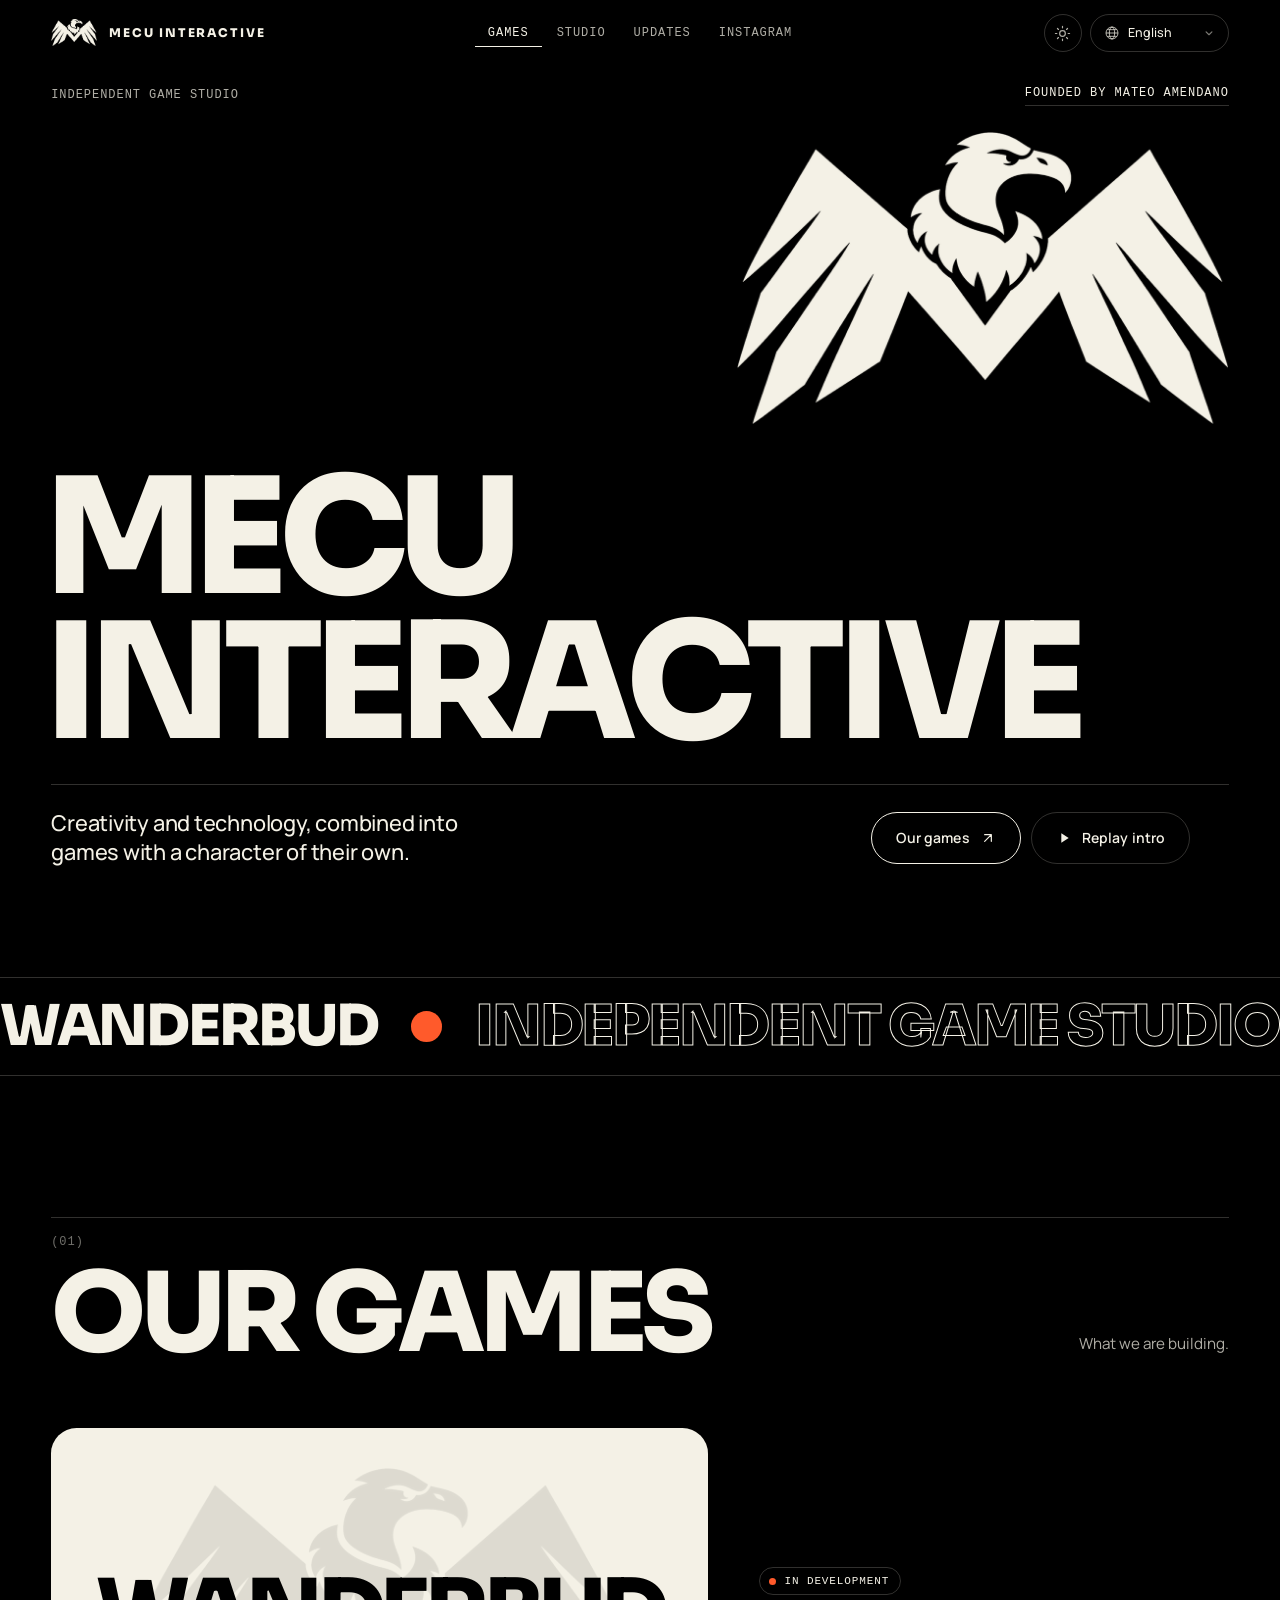
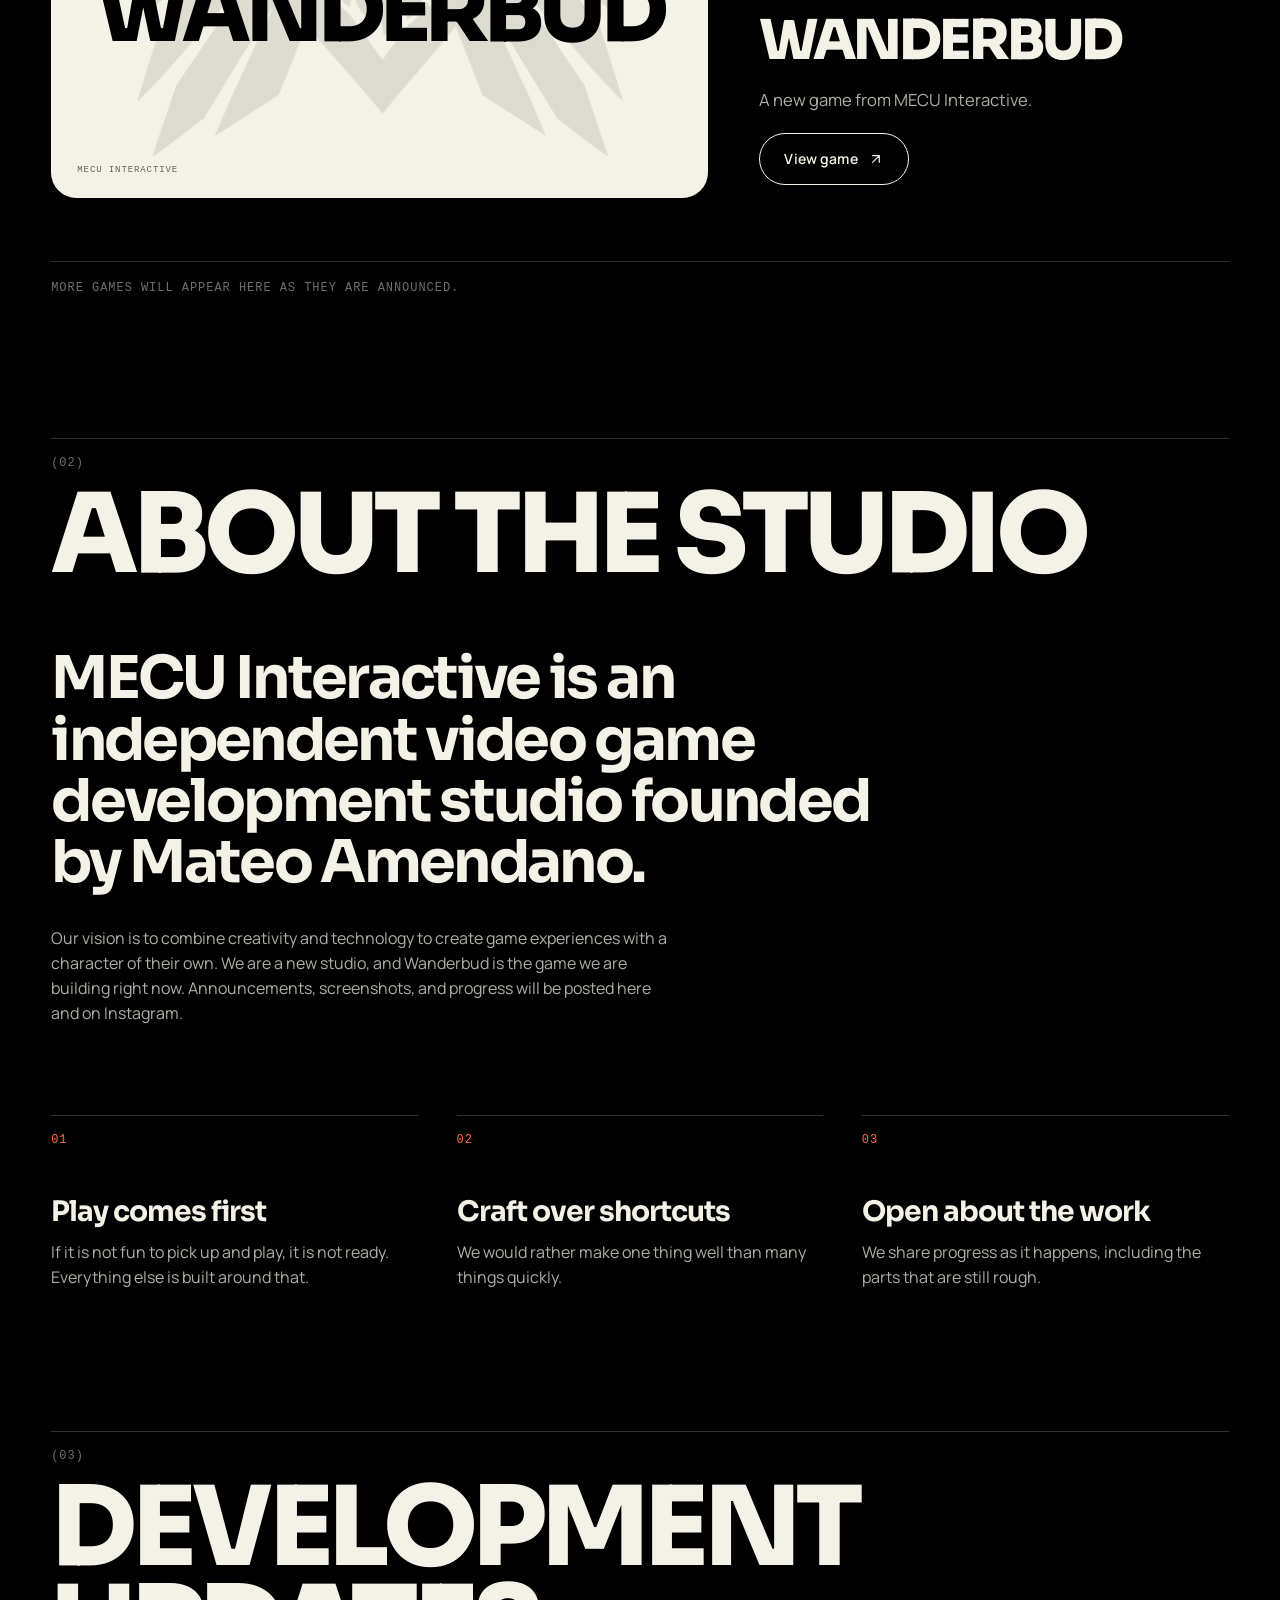
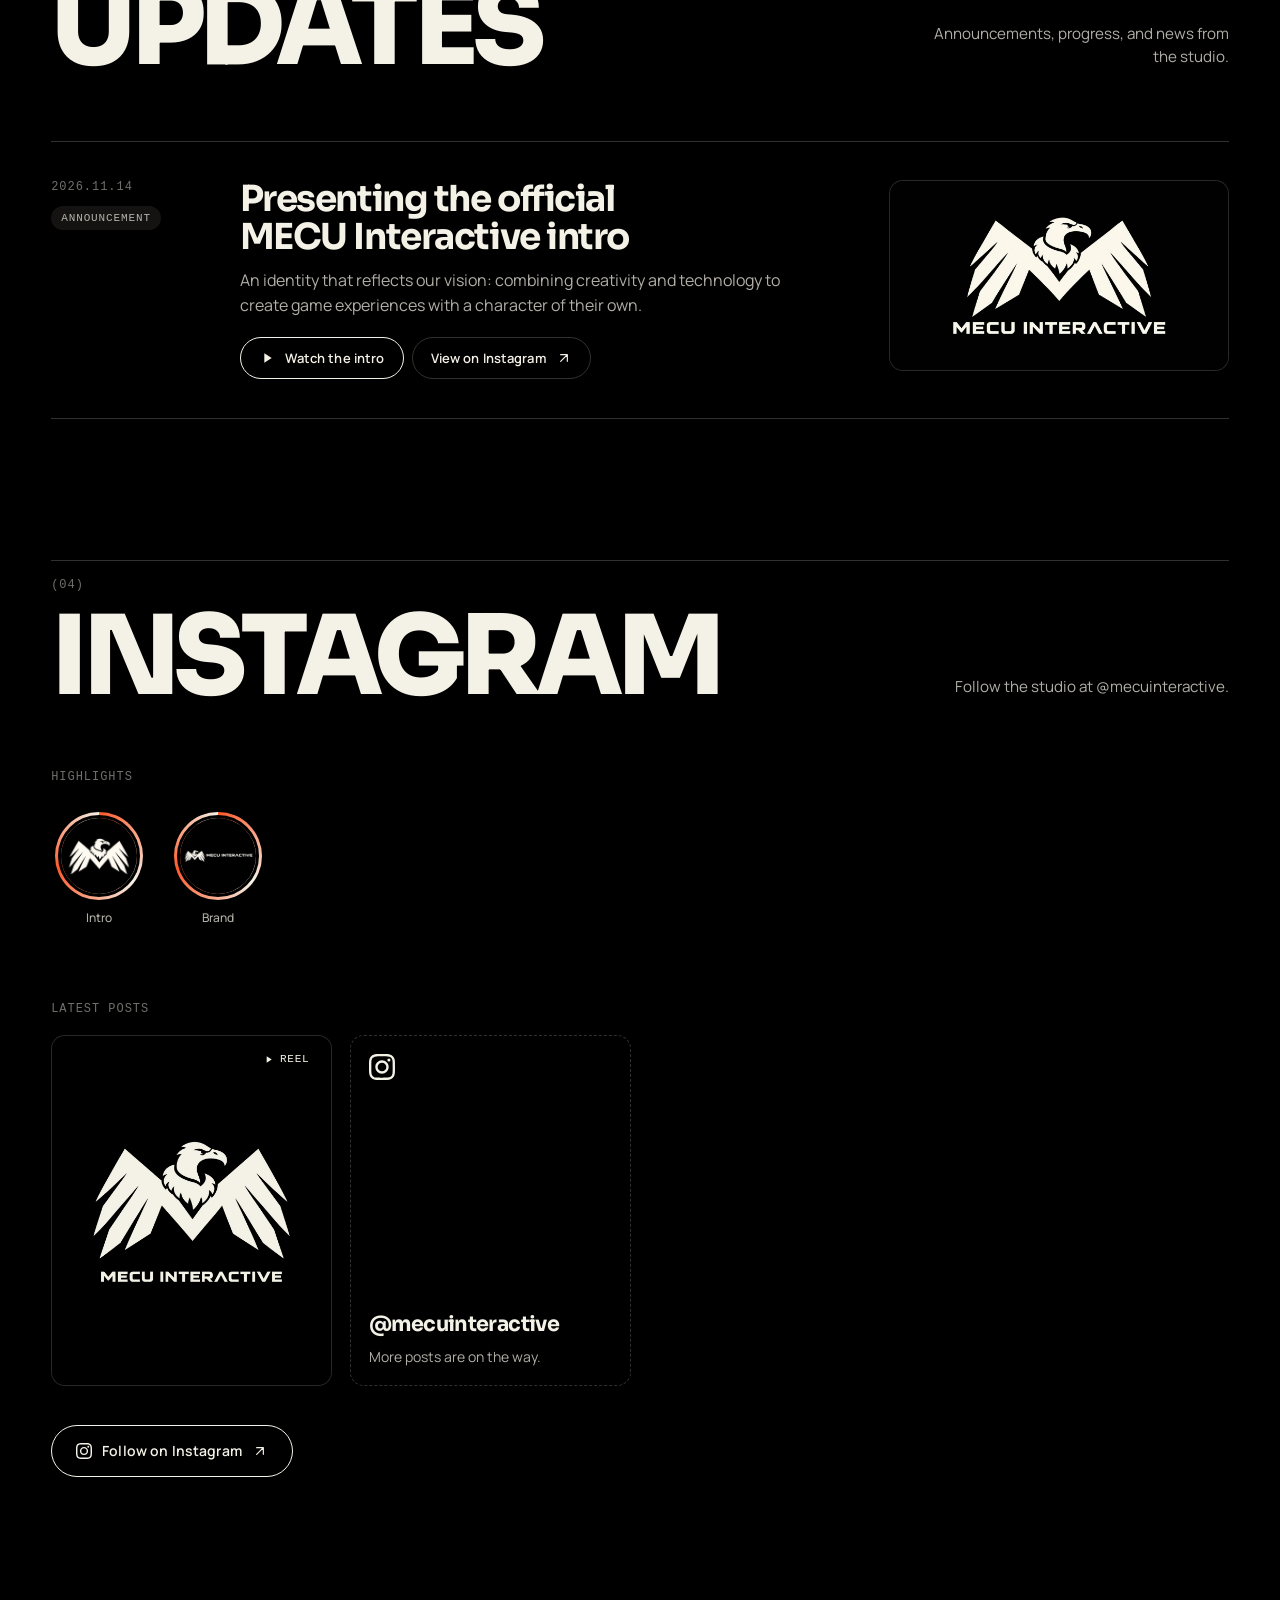
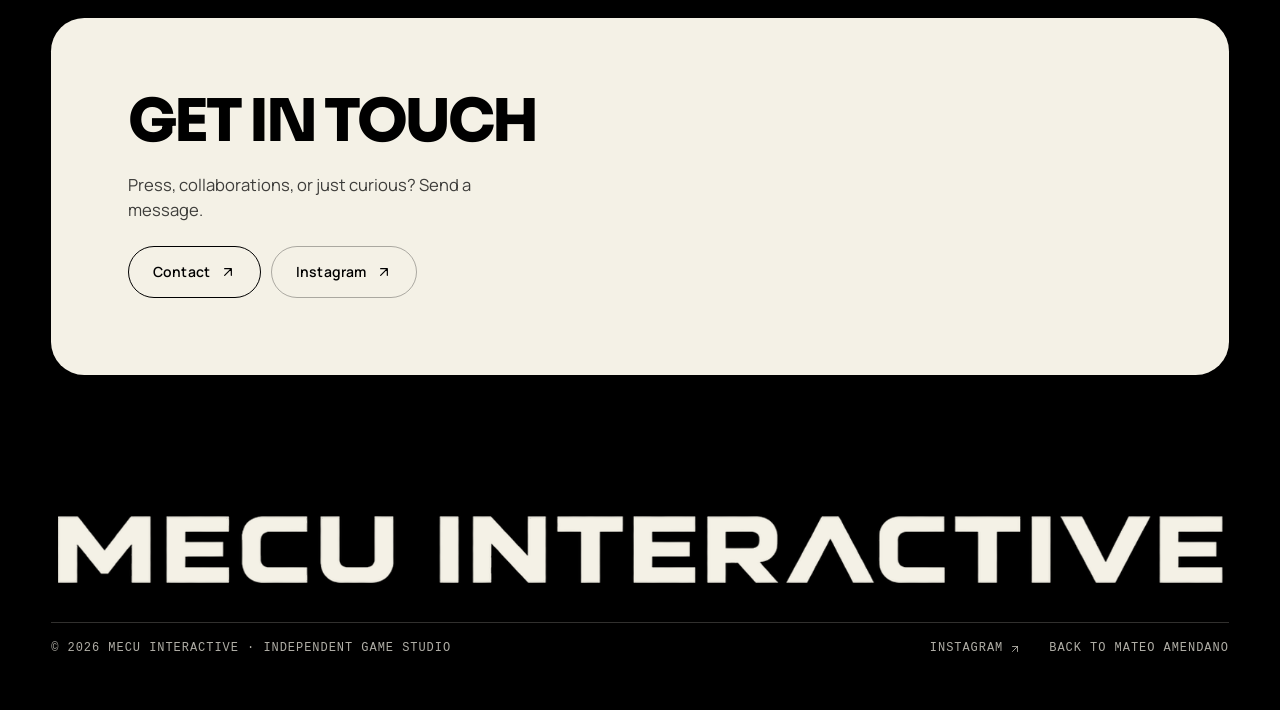
<file: mecu-interactive/index.html>
<!doctype html>
<html lang="en" data-brand="mecu" data-root="../">
<head>
  <meta charset="utf-8">
  <meta name="viewport" content="width=device-width,initial-scale=1,viewport-fit=cover">
  <meta name="theme-color" content="#000000">
  <meta name="color-scheme" content="dark light">
  <meta name="description" content="MECU Interactive is an independent video game development studio founded by Mateo Amendano. Games, development updates, and media." data-i18n-content="studio.meta.description">
  <meta property="og:title" content="MECU Interactive | Independent game studio">
  <meta property="og:description" content="MECU Interactive is an independent video game development studio founded by Mateo Amendano. Games, development updates, and media.">
  <meta property="og:url" content="https://mateoamendano.com/mecu-interactive/">
  <meta property="og:image" content="https://mateoamendano.com/images/mecu/og-card.jpg">
  <meta property="og:type" content="website">
  <meta name="twitter:card" content="summary_large_image">
  <link rel="canonical" href="https://mateoamendano.com/mecu-interactive/">
  <title data-i18n="studio.meta.title">MECU Interactive | Independent game studio</title>
  <link rel="icon" href="../images/mecu/icon-192.png" type="image/png"><link rel="apple-touch-icon" href="../images/mecu/icon-192.png">
  <link rel="preload" href="../assets/fonts/sora-0.woff2" as="font" type="font/woff2" crossorigin>
  <link rel="stylesheet" href="../assets/css/site.css"><link rel="stylesheet" href="../assets/css/studio.css"><link rel="stylesheet" href="../assets/css/instagram.css"><link rel="stylesheet" href="../assets/css/media.css">
  <script>
    document.documentElement.classList.add("js");
    // Apply the saved theme before first paint so light mode never flashes dark.
    try { if (localStorage.getItem("ecu-theme") === "light") document.documentElement.dataset.theme = "light"; } catch (_) {}
    // Lite mode: drop ambient motion on low-end devices or when Data Saver is on.
    var conn = navigator.connection || {};
    if ((navigator.deviceMemory && navigator.deviceMemory <= 2) || (navigator.hardwareConcurrency && navigator.hardwareConcurrency <= 2) || conn.saveData) {
      document.documentElement.classList.add("lite");
    }
    document.documentElement.classList.add("skip-intro");
    // The studio intro film plays once per visit (see assets/js/studio.js).
    var seenFilm = false;
    try { seenFilm = sessionStorage.getItem("mecu-intro") === "1"; } catch (_) {}
    if (document.documentElement.dataset.brand === "mecu" && !seenFilm && !location.hash && !(window.matchMedia && matchMedia("(prefers-reduced-motion: reduce)").matches)) {
      document.documentElement.classList.add("intro-pending");
    }
  </script>
</head>
<body>
  <div class="backdrop" aria-hidden="true"><div class="grain"></div></div>
  <canvas id="sparks" class="sparks" aria-hidden="true"></canvas>

  <header class="topbar">
    <a class="brand brand-mecu" href="../mecu-interactive/" aria-label="MECU Interactive"><span class="mecu-mark" aria-hidden="true"></span><span class="brand-word">MECU Interactive</span></a>
    <nav id="main-nav" class="main-nav" data-i18n-aria-label="nav.label" aria-label="Main">
      <span class="nav-indicator" aria-hidden="true"></span><a class="nav-link" href="#games" data-i18n="studio.nav.games">Games</a><a class="nav-link" href="#about" data-i18n="studio.nav.about">Studio</a><a class="nav-link" href="#updates" data-i18n="studio.nav.updates">Updates</a><a class="nav-link" href="#instagram" data-i18n="studio.nav.instagram">Instagram</a>
    </nav>
    <div class="topbar-actions">
    <button id="nav-toggle" class="icon-button nav-toggle" type="button" aria-controls="main-nav" aria-expanded="false" data-i18n-aria-label="nav.menu" aria-label="Open menu">
      <span class="burger" aria-hidden="true"><i></i><i></i></span>
    </button>
    <button id="theme-toggle" class="icon-button" type="button" aria-label="Switch to light mode" aria-pressed="false">
      <svg class="icon-sun" viewBox="0 0 24 24" fill="none" stroke="currentColor" stroke-width="1.7" stroke-linecap="round" aria-hidden="true"><circle cx="12" cy="12" r="4"/><path d="M12 2v2M12 20v2M4.9 4.9l1.4 1.4M17.7 17.7l1.4 1.4M2 12h2M20 12h2M4.9 19.1l1.4-1.4M17.7 6.3l1.4-1.4"/></svg>
      <svg class="icon-moon" viewBox="0 0 24 24" fill="none" stroke="currentColor" stroke-width="1.7" stroke-linecap="round" stroke-linejoin="round" aria-hidden="true"><path d="M21 12.8A9 9 0 1 1 11.2 3a7 7 0 0 0 9.8 9.8z"/></svg>
    </button>
    <div class="language-control">
      <svg viewBox="0 0 24 24" fill="none" stroke="currentColor" stroke-width="1.5" aria-hidden="true"><circle cx="12" cy="12" r="9"/><ellipse cx="12" cy="12" rx="4" ry="9"/><path d="M3 12h18M5 7h14M5 17h14"/></svg>
      <label for="language-select" data-i18n="language.label">Language</label>
      <select id="language-select" name="language" data-i18n-aria-label="language.label" aria-label="Language"><option value="en" lang="en">English</option><option value="es" lang="es">Español</option><option value="pt" lang="pt">Português</option><option value="fr" lang="fr">Français</option><option value="de" lang="de">Deutsch</option><option value="it" lang="it">Italiano</option><option value="ar" lang="ar">العربية</option></select>
      <svg class="chevron" viewBox="0 0 24 24" fill="none" stroke="currentColor" stroke-width="2" stroke-linecap="round" stroke-linejoin="round" aria-hidden="true"><path d="m7 10 5 5 5-5"/></svg>
    </div>
    </div>
  </header>

  <main id="top" class="site-shell">
    <div class="s-intro" id="studio-intro" hidden><video muted playsinline preload="none" poster="../images/mecu/intro-poster.jpg" data-src="../media/mecu-intro.mp4"></video><button class="intro-skip" id="studio-intro-skip" type="button" data-i18n="gate.skip">Skip intro</button></div><header class="hero s-hero"><div class="s-hero-mark mecu-mark" aria-hidden="true"></div><div class="hero-meta"><p class="eyebrow" data-reveal data-i18n="studio.hero.kicker">Independent game studio</p><a class="hero-studio" data-reveal href="../" data-i18n="studio.hero.founder">Founded by Mateo Amendano</a></div><h1 class="hero-title s-title" data-split><span class="word">MECU</span> <span class="word">Interactive</span></h1><div class="hero-foot"><p class="hero-subtitle" data-reveal data-i18n="studio.hero.tagline">Creativity and technology, combined into games with a character of their own.</p><div class="hero-actions" data-reveal><a class="btn" href="#games"><span data-i18n="studio.games.heading">Our games</span><svg class="link-arrow" viewBox="0 0 24 24" fill="none" stroke="currentColor" stroke-width="1.8" stroke-linecap="round" stroke-linejoin="round" aria-hidden="true"><path d="M7 17 17 7M7 7h10v10"/></svg></a><button class="btn btn-ghost" type="button" data-video="../media/mecu-intro.mp4" data-poster="../images/mecu/intro-poster.jpg"><svg viewBox="0 0 24 24" aria-hidden="true"><path d="M8 5v14l11-7z"/></svg><span data-i18n="studio.hero.replay">Replay intro</span></button></div></div></header><div class="marquee" aria-hidden="true"><div class="marquee-track"><span>Wanderbud</span><i></i><span data-i18n="studio.hero.kicker">Independent game studio</span><i></i><span>MECU Interactive</span><i></i><span>Wanderbud</span><i></i><span data-i18n="studio.hero.kicker">Independent game studio</span><i></i><span>MECU Interactive</span><i></i><span>Wanderbud</span><i></i><span data-i18n="studio.hero.kicker">Independent game studio</span><i></i><span>MECU Interactive</span><i></i><span>Wanderbud</span><i></i><span data-i18n="studio.hero.kicker">Independent game studio</span><i></i><span>MECU Interactive</span><i></i></div></div><div class="sections"><section id="games" class="block games" aria-labelledby="games-heading"><div class="block-head" data-reveal><span class="block-no" aria-hidden="true">01</span><h2 id="games-heading" class="block-title" data-i18n="studio.games.heading">Our games</h2><p class="block-note" data-i18n="studio.games.intro">What we are building.</p></div><div class="game-list"><a class="game-card" href="games/wanderbud/" data-reveal data-goatcounter-click="game-wanderbud"><span class="game-cover"><span class="cover-type" aria-hidden="true"><span class="cover-type-word">Wanderbud</span><span class="mecu-mark"></span><span class="cover-type-tag">MECU Interactive</span></span></span><span class="game-info"><span class="status" data-status="dev"><i aria-hidden="true"></i><span data-i18n="studio.status.dev">In development</span></span><span class="game-title">Wanderbud</span><span class="game-tagline" data-i18n="studio.game.wanderbud.tagline">A new game from MECU Interactive.</span><span class="btn"><span data-i18n="studio.games.view">View game</span><svg class="link-arrow" viewBox="0 0 24 24" fill="none" stroke="currentColor" stroke-width="1.8" stroke-linecap="round" stroke-linejoin="round" aria-hidden="true"><path d="M7 17 17 7M7 7h10v10"/></svg></span></span></a></div><p class="games-soon" data-reveal data-i18n="studio.games.soon">More games will appear here as they are announced.</p></section><section id="about" class="block s-about" aria-labelledby="about-heading"><div class="block-head" data-reveal><span class="block-no" aria-hidden="true">02</span><h2 id="about-heading" class="block-title" data-i18n="studio.about.heading">About the studio</h2></div><p class="about-lead" data-reveal data-i18n="studio.about.lead">MECU Interactive is an independent video game development studio founded by Mateo Amendano.</p><p class="about-body" data-reveal data-i18n="studio.about.body">Our vision is to combine creativity and technology to create game experiences with a character of their own. We are a new studio, and Wanderbud is the game we are building right now. Announcements, screenshots, and progress will be posted here and on Instagram.</p><ol class="principles"><li data-reveal><span class="principle-no" aria-hidden="true">01</span><h3 data-i18n="studio.about.p0.title">Play comes first</h3><p data-i18n="studio.about.p0.body">If it is not fun to pick up and play, it is not ready. Everything else is built around that.</p></li><li data-reveal><span class="principle-no" aria-hidden="true">02</span><h3 data-i18n="studio.about.p1.title">Craft over shortcuts</h3><p data-i18n="studio.about.p1.body">We would rather make one thing well than many things quickly.</p></li><li data-reveal><span class="principle-no" aria-hidden="true">03</span><h3 data-i18n="studio.about.p2.title">Open about the work</h3><p data-i18n="studio.about.p2.body">We share progress as it happens, including the parts that are still rough.</p></li></ol></section><section id="updates" class="block updates" aria-labelledby="updates-heading"><div class="block-head" data-reveal><span class="block-no" aria-hidden="true">03</span><h2 id="updates-heading" class="block-title" data-i18n="studio.updates.heading">Development updates</h2><p class="block-note" data-i18n="studio.updates.intro">Announcements, progress, and news from the studio.</p></div><div class="update-list"><article class="update" data-reveal><div class="update-meta"><time datetime="2026-11-14">2026.11.14</time><span class="tag" data-i18n="studio.updates.tag.announcement">Announcement</span></div><div class="update-copy"><h3 class="update-title" data-i18n="studio.update.intro.title">Presenting the official MECU Interactive intro</h3><p class="update-body" data-i18n="studio.update.intro.body">An identity that reflects our vision: combining creativity and technology to create game experiences with a character of their own.</p><div class="update-actions"><button class="btn btn-small" type="button" data-video="../media/mecu-intro.mp4" data-poster="../images/mecu/intro-poster.jpg"><svg viewBox="0 0 24 24" aria-hidden="true"><path d="M8 5v14l11-7z"/></svg><span data-i18n="studio.updates.watch">Watch the intro</span></button><a class="btn btn-ghost btn-small" href="https://www.instagram.com/reel/Dfty3cTs7NK/" target="_blank" rel="noopener noreferrer"><span data-i18n="studio.updates.open">View on Instagram</span><svg class="link-arrow" viewBox="0 0 24 24" fill="none" stroke="currentColor" stroke-width="1.8" stroke-linecap="round" stroke-linejoin="round" aria-hidden="true"><path d="M7 17 17 7M7 7h10v10"/></svg><span class="sr-only" data-i18n="link.newTab">Opens in a new tab</span></a></div></div><span class="update-media"><img src="../images/mecu/intro-poster.jpg" alt="" width="640" height="360" loading="lazy"></span></article></div></section><section id="instagram" class="block instagram" aria-labelledby="instagram-heading"><div class="block-head" data-reveal><span class="block-no" aria-hidden="true">04</span><h2 id="instagram-heading" class="block-title" data-i18n="studio.ig.heading">Instagram</h2><p class="block-note" data-i18n="studio.ig.intro">Follow the studio at @mecuinteractive.</p></div><div class="ig"><div class="hl-wrap" data-reveal><h3 class="label" data-i18n="ig.highlights">Highlights</h3><ul class="hl-rail" data-i18n-aria-label="ig.highlights" aria-label="Highlights"><li><button class="hl" type="button" data-highlight="0"><span class="hl-ring"><span class="hl-cover"><img src="../images/mecu/hl-intro.jpg" alt="" width="150" height="150" loading="lazy" decoding="async"></span></span><span class="hl-title" dir="auto">Intro</span></button></li><li><button class="hl" type="button" data-highlight="1"><span class="hl-ring"><span class="hl-cover"><img src="../images/mecu/hl-brand.jpg" alt="" width="150" height="150" loading="lazy" decoding="async"></span></span><span class="hl-title" dir="auto">Brand</span></button></li></ul></div><div class="ig-wrap" data-reveal><h3 class="label" data-i18n="ig.posts">Latest posts</h3><ul class="ig-grid"><li class="ig-item"><a class="ig-post" href="https://www.instagram.com/reel/Dfty3cTs7NK/" target="_blank" rel="noopener noreferrer" data-type="reel" data-goatcounter-click="ig-post-Dfty3cTs7NK"><span class="ig-media"><img src="../images/mecu/ig-intro.jpg" alt="Presentamos la intro oficial de MECU Interactive, nuestro estudio de desarrollo de videojuegos." width="480" height="600" loading="lazy" decoding="async"></span><span class="ig-badge"><svg viewBox="0 0 24 24" aria-hidden="true"><path d="M8 5v14l11-7z"/></svg><span data-i18n="ig.reel">Reel</span></span><span class="ig-caption"><span class="ig-text" dir="auto" lang="es">Presentamos la intro oficial de MECU Interactive, nuestro estudio de desarrollo de videojuegos.</span><time class="ig-date" datetime="2026-11-14">2026.11.14</time><span class="ig-open"><span data-i18n="ig.viewPost">View on Instagram</span><svg class="link-arrow" viewBox="0 0 24 24" fill="none" stroke="currentColor" stroke-width="1.8" stroke-linecap="round" stroke-linejoin="round" aria-hidden="true"><path d="M7 17 17 7M7 7h10v10"/></svg></span></span><span class="sr-only" data-i18n="link.newTab">Opens in a new tab</span></a></li><li class="ig-item ig-more"><a class="ig-follow" href="https://www.instagram.com/mecuinteractive/" target="_blank" rel="noopener noreferrer" data-goatcounter-click="ig-profile-mecuinteractive"><svg class="link-icon" aria-hidden="true" focusable="false" fill="currentColor" viewBox="0 0 24 24" xmlns="http://www.w3.org/2000/svg"><path d="M7.0301.084c-1.2768.0602-2.1487.264-2.911.5634-.7888.3075-1.4575.72-2.1228 1.3877-.6652.6677-1.075 1.3368-1.3802 2.127-.2954.7638-.4956 1.6365-.552 2.914-.0564 1.2775-.0689 1.6882-.0626 4.947.0062 3.2586.0206 3.6671.0825 4.9473.061 1.2765.264 2.1482.5635 2.9107.308.7889.72 1.4573 1.388 2.1228.6679.6655 1.3365 1.0743 2.1285 1.38.7632.295 1.6361.4961 2.9134.552 1.2773.056 1.6884.069 4.9462.0627 3.2578-.0062 3.668-.0207 4.9478-.0814 1.28-.0607 2.147-.2652 2.9098-.5633.7889-.3086 1.4578-.72 2.1228-1.3881.665-.6682 1.0745-1.3378 1.3795-2.1284.2957-.7632.4966-1.636.552-2.9124.056-1.2809.0692-1.6898.063-4.948-.0063-3.2583-.021-3.6668-.0817-4.9465-.0607-1.2797-.264-2.1487-.5633-2.9117-.3084-.7889-.72-1.4568-1.3876-2.1228C21.2982 1.33 20.628.9208 19.8378.6165 19.074.321 18.2017.1197 16.9244.0645 15.6471.0093 15.236-.005 11.977.0014 8.718.0076 8.31.0215 7.0301.0839m.1402 21.6932c-1.17-.0509-1.8053-.2453-2.2287-.408-.5606-.216-.96-.4771-1.3819-.895-.422-.4178-.6811-.8186-.9-1.378-.1644-.4234-.3624-1.058-.4171-2.228-.0595-1.2645-.072-1.6442-.079-4.848-.007-3.2037.0053-3.583.0607-4.848.05-1.169.2456-1.805.408-2.2282.216-.5613.4762-.96.895-1.3816.4188-.4217.8184-.6814 1.3783-.9003.423-.1651 1.0575-.3614 2.227-.4171 1.2655-.06 1.6447-.072 4.848-.079 3.2033-.007 3.5835.005 4.8495.0608 1.169.0508 1.8053.2445 2.228.408.5608.216.96.4754 1.3816.895.4217.4194.6816.8176.9005 1.3787.1653.4217.3617 1.056.4169 2.2263.0602 1.2655.0739 1.645.0796 4.848.0058 3.203-.0055 3.5834-.061 4.848-.051 1.17-.245 1.8055-.408 2.2294-.216.5604-.4763.96-.8954 1.3814-.419.4215-.8181.6811-1.3783.9-.4224.1649-1.0577.3617-2.2262.4174-1.2656.0595-1.6448.072-4.8493.079-3.2045.007-3.5825-.006-4.848-.0608M16.953 5.5864A1.44 1.44 0 1 0 18.39 4.144a1.44 1.44 0 0 0-1.437 1.4424M5.8385 12.012c.0067 3.4032 2.7706 6.1557 6.173 6.1493 3.4026-.0065 6.157-2.7701 6.1506-6.1733-.0065-3.4032-2.771-6.1565-6.174-6.1498-3.403.0067-6.156 2.771-6.1496 6.1738M8 12.0077a4 4 0 1 1 4.008 3.9921A3.9996 3.9996 0 0 1 8 12.0077"/></svg><span class="ig-handle">@mecuinteractive</span><span data-i18n="ig.more">More posts are on the way.</span><span class="sr-only" data-i18n="link.newTab">Opens in a new tab</span></a></li></ul></div><div class="ig-actions" data-reveal><a class="btn" href="https://www.instagram.com/mecuinteractive/" target="_blank" rel="noopener noreferrer" data-goatcounter-click="ig-follow-mecuinteractive"><svg class="link-icon" aria-hidden="true" focusable="false" fill="currentColor" viewBox="0 0 24 24" xmlns="http://www.w3.org/2000/svg"><path d="M7.0301.084c-1.2768.0602-2.1487.264-2.911.5634-.7888.3075-1.4575.72-2.1228 1.3877-.6652.6677-1.075 1.3368-1.3802 2.127-.2954.7638-.4956 1.6365-.552 2.914-.0564 1.2775-.0689 1.6882-.0626 4.947.0062 3.2586.0206 3.6671.0825 4.9473.061 1.2765.264 2.1482.5635 2.9107.308.7889.72 1.4573 1.388 2.1228.6679.6655 1.3365 1.0743 2.1285 1.38.7632.295 1.6361.4961 2.9134.552 1.2773.056 1.6884.069 4.9462.0627 3.2578-.0062 3.668-.0207 4.9478-.0814 1.28-.0607 2.147-.2652 2.9098-.5633.7889-.3086 1.4578-.72 2.1228-1.3881.665-.6682 1.0745-1.3378 1.3795-2.1284.2957-.7632.4966-1.636.552-2.9124.056-1.2809.0692-1.6898.063-4.948-.0063-3.2583-.021-3.6668-.0817-4.9465-.0607-1.2797-.264-2.1487-.5633-2.9117-.3084-.7889-.72-1.4568-1.3876-2.1228C21.2982 1.33 20.628.9208 19.8378.6165 19.074.321 18.2017.1197 16.9244.0645 15.6471.0093 15.236-.005 11.977.0014 8.718.0076 8.31.0215 7.0301.0839m.1402 21.6932c-1.17-.0509-1.8053-.2453-2.2287-.408-.5606-.216-.96-.4771-1.3819-.895-.422-.4178-.6811-.8186-.9-1.378-.1644-.4234-.3624-1.058-.4171-2.228-.0595-1.2645-.072-1.6442-.079-4.848-.007-3.2037.0053-3.583.0607-4.848.05-1.169.2456-1.805.408-2.2282.216-.5613.4762-.96.895-1.3816.4188-.4217.8184-.6814 1.3783-.9003.423-.1651 1.0575-.3614 2.227-.4171 1.2655-.06 1.6447-.072 4.848-.079 3.2033-.007 3.5835.005 4.8495.0608 1.169.0508 1.8053.2445 2.228.408.5608.216.96.4754 1.3816.895.4217.4194.6816.8176.9005 1.3787.1653.4217.3617 1.056.4169 2.2263.0602 1.2655.0739 1.645.0796 4.848.0058 3.203-.0055 3.5834-.061 4.848-.051 1.17-.245 1.8055-.408 2.2294-.216.5604-.4763.96-.8954 1.3814-.419.4215-.8181.6811-1.3783.9-.4224.1649-1.0577.3617-2.2262.4174-1.2656.0595-1.6448.072-4.8493.079-3.2045.007-3.5825-.006-4.848-.0608M16.953 5.5864A1.44 1.44 0 1 0 18.39 4.144a1.44 1.44 0 0 0-1.437 1.4424M5.8385 12.012c.0067 3.4032 2.7706 6.1557 6.173 6.1493 3.4026-.0065 6.157-2.7701 6.1506-6.1733-.0065-3.4032-2.771-6.1565-6.174-6.1498-3.403.0067-6.156 2.771-6.1496 6.1738M8 12.0077a4 4 0 1 1 4.008 3.9921A3.9996 3.9996 0 0 1 8 12.0077"/></svg><span data-i18n="ig.follow">Follow on Instagram</span><svg class="link-arrow" viewBox="0 0 24 24" fill="none" stroke="currentColor" stroke-width="1.8" stroke-linecap="round" stroke-linejoin="round" aria-hidden="true"><path d="M7 17 17 7M7 7h10v10"/></svg><span class="sr-only" data-i18n="link.newTab">Opens in a new tab</span></a></div></div></section><section class="teaser s-contact" data-reveal aria-labelledby="s-contact-title"><div class="teaser-link"><span class="teaser-copy"><span id="s-contact-title" class="teaser-title" role="heading" aria-level="2" data-i18n="studio.contact.heading">Get in touch</span><span class="teaser-body" data-i18n="studio.contact.body">Press, collaborations, or just curious? Send a message.</span><span class="teaser-actions"><a class="btn btn-invert" href="../#contact"><span data-i18n="studio.contact.cta">Contact</span><svg class="link-arrow" viewBox="0 0 24 24" fill="none" stroke="currentColor" stroke-width="1.8" stroke-linecap="round" stroke-linejoin="round" aria-hidden="true"><path d="M7 17 17 7M7 7h10v10"/></svg></a><a class="btn btn-invert btn-ghost" href="https://www.instagram.com/mecuinteractive/" target="_blank" rel="noopener noreferrer">Instagram<svg class="link-arrow" viewBox="0 0 24 24" fill="none" stroke="currentColor" stroke-width="1.8" stroke-linecap="round" stroke-linejoin="round" aria-hidden="true"><path d="M7 17 17 7M7 7h10v10"/></svg><span class="sr-only" data-i18n="link.newTab">Opens in a new tab</span></a></span></span></div></section></div>
    <footer class="site-footer-wrap" data-reveal>
      <div class="footer-word footer-wordmark" aria-hidden="true"></div><div class="footer-row"><p class="site-footer"><span>© 2026</span> <span data-i18n="studio.footer">MECU Interactive · Independent game studio</span></p><a class="footer-link" href="https://www.instagram.com/mecuinteractive/" target="_blank" rel="noopener noreferrer">Instagram<svg class="link-arrow" viewBox="0 0 24 24" fill="none" stroke="currentColor" stroke-width="1.8" stroke-linecap="round" stroke-linejoin="round" aria-hidden="true"><path d="M7 17 17 7M7 7h10v10"/></svg><span class="sr-only" data-i18n="link.newTab">Opens in a new tab</span></a><a class="footer-link" href="../" data-i18n="studio.back">Back to Mateo Amendano</a></div>
    </footer>
  </main>

  <p id="language-status" class="sr-only" role="status" aria-live="polite" aria-atomic="true"></p>
  <div id="toast" class="toast" role="status" aria-live="polite"></div>

  <script id="instagram-data" type="application/json">{"instagram": "https://www.instagram.com/mecuinteractive/", "highlights": [{"key": "intro", "title": "Intro", "cover": "../images/mecu/hl-intro.jpg", "url": "", "slides": [{"type": "video", "src": "../media/mecu-intro.mp4", "poster": "../images/mecu/intro-poster.jpg"}]}, {"key": "brand", "title": "Brand", "cover": "../images/mecu/hl-brand.jpg", "url": "", "slides": [{"type": "image", "src": "../images/mecu/ig-intro.jpg"}, {"type": "image", "src": "../images/mecu/banner.jpg"}]}]}</script>
  <script id="track-data" type="application/json">{"name": "Mateo Amendano", "site": "https://mateoamendano.com/", "tracks": []}</script>
  <script id="i18n-data" type="application/json">{"name": "Mateo Amendano", "defaultLanguage": "en", "locales": {"en": {"name": "English", "dir": "ltr", "messages": {"link.newTab": "Opens in a new tab", "language.label": "Language", "language.changed": "Site language changed to {language}.", "share.copied": "Link copied", "theme.light": "Switch to light mode", "theme.dark": "Switch to dark mode", "app.install": "Install app", "nav.label": "Main", "nav.home": "Home", "nav.menu": "Open menu", "nav.close": "Close menu", "gate.skip": "Skip intro", "hero.scroll": "Scroll", "footer.top": "Back to top", "studio.meta.title": "MECU Interactive | Independent game studio", "studio.meta.description": "MECU Interactive is an independent video game development studio founded by {name}. Games, development updates, and media.", "studio.nav.games": "Games", "studio.nav.about": "Studio", "studio.nav.updates": "Updates", "studio.nav.instagram": "Instagram", "studio.nav.contact": "Contact", "studio.back": "Back to {name}", "studio.hero.kicker": "Independent game studio", "studio.hero.tagline": "Creativity and technology, combined into games with a character of their own.", "studio.hero.founder": "Founded by {name}", "studio.hero.replay": "Replay intro", "studio.games.heading": "Our games", "studio.games.intro": "What we are building.", "studio.games.view": "View game", "studio.games.soon": "More games will appear here as they are announced.", "studio.status.dev": "In development", "studio.status.prototype": "Prototype", "studio.status.announced": "Announced", "studio.status.released": "Released", "studio.about.heading": "About the studio", "studio.about.lead": "MECU Interactive is an independent video game development studio founded by {name}.", "studio.about.body": "Our vision is to combine creativity and technology to create game experiences with a character of their own. We are a new studio, and Wanderbud is the game we are building right now. Announcements, screenshots, and progress will be posted here and on Instagram.", "studio.about.p0.title": "Play comes first", "studio.about.p0.body": "If it is not fun to pick up and play, it is not ready. Everything else is built around that.", "studio.about.p1.title": "Craft over shortcuts", "studio.about.p1.body": "We would rather make one thing well than many things quickly.", "studio.about.p2.title": "Open about the work", "studio.about.p2.body": "We share progress as it happens, including the parts that are still rough.", "studio.updates.heading": "Development updates", "studio.updates.intro": "Announcements, progress, and news from the studio.", "studio.updates.empty": "No updates yet. Check back soon.", "studio.updates.tag.announcement": "Announcement", "studio.updates.tag.devlog": "Devlog", "studio.updates.tag.media": "Media", "studio.updates.watch": "Watch the intro", "studio.updates.open": "View on Instagram", "studio.update.intro.title": "Presenting the official MECU Interactive intro", "studio.update.intro.body": "An identity that reflects our vision: combining creativity and technology to create game experiences with a character of their own.", "studio.ig.heading": "Instagram", "studio.ig.intro": "Follow the studio at @mecuinteractive.", "ig.follow": "Follow on Instagram", "ig.highlights": "Highlights", "ig.posts": "Latest posts", "ig.reel": "Reel", "ig.viewPost": "View on Instagram", "ig.more": "More posts are on the way.", "studio.contact.heading": "Get in touch", "studio.contact.body": "Press, collaborations, or just curious? Send a message.", "studio.contact.cta": "Contact", "studio.footer": "MECU Interactive · Independent game studio", "studio.game.back": "All games", "studio.game.about": "About the game", "studio.game.gallery": "Gallery", "studio.game.galleryEmpty": "Screenshots and artwork are on the way.", "studio.game.trailer": "Trailer", "studio.game.get": "Get the game", "studio.game.updates": "Latest on this game", "studio.game.facts.status": "Status", "studio.game.facts.developer": "Developer", "studio.game.facts.platforms": "Platforms", "studio.game.facts.genre": "Genre", "studio.game.tba": "To be announced", "studio.game.wanderbud.tagline": "A new game from MECU Interactive.", "studio.game.wanderbud.summary": "Wanderbud is a game in development at MECU Interactive. Details, screenshots, and a first look are coming soon.", "stories.open": "Open {title}", "stories.close": "Close", "stories.previous": "Previous", "stories.next": "Next", "stories.pause": "Pause", "stories.play": "Play", "stories.mute": "Mute", "stories.unmute": "Unmute", "stories.position": "{current} of {total}", "media.close": "Close", "media.previous": "Previous image", "media.next": "Next image", "media.open": "Open image {current} of {total}", "media.playTrailer": "Play trailer", "ig.carousel": "Carousel"}}, "es": {"name": "Español", "dir": "ltr", "messages": {"link.newTab": "Se abre en una pestaña nueva", "language.label": "Idioma", "language.changed": "El idioma del sitio cambió a {language}.", "share.copied": "Enlace copiado", "theme.light": "Cambiar a modo claro", "theme.dark": "Cambiar a modo oscuro", "app.install": "Instalar app", "nav.label": "Principal", "nav.home": "Inicio", "nav.menu": "Abrir menú", "nav.close": "Cerrar menú", "gate.skip": "Saltar intro", "hero.scroll": "Desliza", "footer.top": "Volver arriba", "studio.meta.title": "MECU Interactive | Estudio independiente de juegos", "studio.meta.description": "MECU Interactive es un estudio independiente de desarrollo de videojuegos fundado por {name}. Juegos, novedades de desarrollo y contenido multimedia.", "studio.nav.games": "Juegos", "studio.nav.about": "Estudio", "studio.nav.updates": "Novedades", "studio.nav.instagram": "Instagram", "studio.nav.contact": "Contacto", "studio.back": "Volver a {name}", "studio.hero.kicker": "Estudio independiente de juegos", "studio.hero.tagline": "Creatividad y tecnología, combinadas en juegos con carácter propio.", "studio.hero.founder": "Fundado por {name}", "studio.hero.replay": "Ver intro otra vez", "studio.games.heading": "Nuestros juegos", "studio.games.intro": "Lo que estamos construyendo.", "studio.games.view": "Ver juego", "studio.games.soon": "Aquí aparecerán más juegos a medida que se anuncien.", "studio.status.dev": "En desarrollo", "studio.status.prototype": "Prototipo", "studio.status.announced": "Anunciado", "studio.status.released": "Lanzado", "studio.about.heading": "Sobre el estudio", "studio.about.lead": "MECU Interactive es un estudio independiente de desarrollo de videojuegos fundado por {name}.", "studio.about.body": "Nuestra visión es combinar creatividad y tecnología para crear experiencias de juego con carácter propio. Somos un estudio nuevo y Wanderbud es el juego que estamos construyendo ahora. Los anuncios, capturas y avances se publicarán aquí y en Instagram.", "studio.about.p0.title": "Primero, jugar", "studio.about.p0.body": "Si no es divertido tomarlo y jugar, no está listo. Todo lo demás se construye alrededor de eso.", "studio.about.p1.title": "Oficio antes que atajos", "studio.about.p1.body": "Preferimos hacer bien una sola cosa que muchas cosas rápido.", "studio.about.p2.title": "Abiertos sobre el trabajo", "studio.about.p2.body": "Compartimos el avance a medida que ocurre, incluso las partes que aún están en bruto.", "studio.updates.heading": "Novedades de desarrollo", "studio.updates.intro": "Anuncios, avances y noticias del estudio.", "studio.updates.empty": "Aún no hay novedades. Vuelve pronto.", "studio.updates.tag.announcement": "Anuncio", "studio.updates.tag.devlog": "Devlog", "studio.updates.tag.media": "Multimedia", "studio.updates.watch": "Ver la intro", "studio.updates.open": "Ver en Instagram", "studio.update.intro.title": "Presentamos la intro oficial de MECU Interactive", "studio.update.intro.body": "Una identidad que refleja nuestra visión: combinar creatividad y tecnología para crear experiencias de juego con carácter propio.", "studio.ig.heading": "Instagram", "studio.ig.intro": "Sigue al estudio en @mecuinteractive.", "ig.follow": "Seguir en Instagram", "ig.highlights": "Destacados", "ig.posts": "Últimas publicaciones", "ig.reel": "Reel", "ig.viewPost": "Ver en Instagram", "ig.more": "Vienen más publicaciones en camino.", "studio.contact.heading": "Contáctanos", "studio.contact.body": "¿Prensa, colaboraciones o simple curiosidad? Envía un mensaje.", "studio.contact.cta": "Contacto", "studio.footer": "MECU Interactive · Estudio independiente de juegos", "studio.game.back": "Todos los juegos", "studio.game.about": "Sobre el juego", "studio.game.gallery": "Galería", "studio.game.galleryEmpty": "Las capturas y el arte vienen en camino.", "studio.game.trailer": "Tráiler", "studio.game.get": "Consigue el juego", "studio.game.updates": "Lo último de este juego", "studio.game.facts.status": "Estado", "studio.game.facts.developer": "Desarrollador", "studio.game.facts.platforms": "Plataformas", "studio.game.facts.genre": "Género", "studio.game.tba": "Por anunciar", "studio.game.wanderbud.tagline": "Un nuevo juego de MECU Interactive.", "studio.game.wanderbud.summary": "Wanderbud es un juego en desarrollo en MECU Interactive. Pronto habrá detalles, capturas y un primer vistazo.", "stories.open": "Abrir {title}", "stories.close": "Cerrar", "stories.previous": "Anterior", "stories.next": "Siguiente", "stories.pause": "Pausar", "stories.play": "Reproducir", "stories.mute": "Silenciar", "stories.unmute": "Activar sonido", "stories.position": "{current} de {total}", "media.close": "Cerrar", "media.previous": "Imagen anterior", "media.next": "Imagen siguiente", "media.open": "Abrir imagen {current} de {total}", "media.playTrailer": "Reproducir tráiler", "ig.carousel": "Carrusel"}}, "pt": {"name": "Português", "dir": "ltr", "messages": {"link.newTab": "Abre em uma nova aba", "language.label": "Idioma", "language.changed": "O idioma do site mudou para {language}.", "share.copied": "Link copiado", "theme.light": "Mudar para o modo claro", "theme.dark": "Mudar para o modo escuro", "app.install": "Instalar app", "nav.label": "Principal", "nav.home": "Início", "nav.menu": "Abrir menu", "nav.close": "Fechar menu", "gate.skip": "Pular intro", "hero.scroll": "Role", "footer.top": "Voltar ao topo", "studio.meta.title": "MECU Interactive | Estúdio independente de jogos", "studio.meta.description": "A MECU Interactive é um estúdio independente de desenvolvimento de jogos fundado por {name}. Jogos, novidades do desenvolvimento e mídia.", "studio.nav.games": "Jogos", "studio.nav.about": "Estúdio", "studio.nav.updates": "Novidades", "studio.nav.instagram": "Instagram", "studio.nav.contact": "Contato", "studio.back": "Voltar para {name}", "studio.hero.kicker": "Estúdio independente de jogos", "studio.hero.tagline": "Criatividade e tecnologia, combinadas em jogos com personalidade própria.", "studio.hero.founder": "Fundado por {name}", "studio.hero.replay": "Rever a intro", "studio.games.heading": "Nossos jogos", "studio.games.intro": "O que estamos construindo.", "studio.games.view": "Ver jogo", "studio.games.soon": "Mais jogos vão aparecer aqui conforme forem anunciados.", "studio.status.dev": "Em desenvolvimento", "studio.status.prototype": "Protótipo", "studio.status.announced": "Anunciado", "studio.status.released": "Lançado", "studio.about.heading": "Sobre o estúdio", "studio.about.lead": "A MECU Interactive é um estúdio independente de desenvolvimento de jogos fundado por {name}.", "studio.about.body": "Nossa visão é combinar criatividade e tecnologia para criar experiências de jogo com personalidade própria. Somos um estúdio novo, e o Wanderbud é o jogo que estamos construindo agora. Anúncios, capturas de tela e novidades serão publicados aqui e no Instagram.", "studio.about.p0.title": "Jogar vem primeiro", "studio.about.p0.body": "Se não é divertido pegar e jogar, não está pronto. Todo o resto é construído em torno disso.", "studio.about.p1.title": "Capricho antes de atalhos", "studio.about.p1.body": "Preferimos fazer uma coisa bem feita a muitas coisas às pressas.", "studio.about.p2.title": "Transparentes com o trabalho", "studio.about.p2.body": "Compartilhamos o progresso enquanto ele acontece, inclusive as partes que ainda estão cruas.", "studio.updates.heading": "Novidades do desenvolvimento", "studio.updates.intro": "Anúncios, progresso e notícias do estúdio.", "studio.updates.empty": "Ainda não há novidades. Volte em breve.", "studio.updates.tag.announcement": "Anúncio", "studio.updates.tag.devlog": "Devlog", "studio.updates.tag.media": "Mídia", "studio.updates.watch": "Assistir à intro", "studio.updates.open": "Ver no Instagram", "studio.update.intro.title": "Apresentamos a intro oficial da MECU Interactive", "studio.update.intro.body": "Uma identidade que reflete a nossa visão: combinar criatividade e tecnologia para criar experiências de jogo com personalidade própria.", "studio.ig.heading": "Instagram", "studio.ig.intro": "Siga o estúdio em @mecuinteractive.", "ig.follow": "Seguir no Instagram", "ig.highlights": "Destaques", "ig.posts": "Últimas publicações", "ig.reel": "Reel", "ig.viewPost": "Ver no Instagram", "ig.more": "Mais publicações a caminho.", "studio.contact.heading": "Fale com a gente", "studio.contact.body": "Imprensa, parcerias ou só curiosidade? Mande uma mensagem.", "studio.contact.cta": "Contato", "studio.footer": "MECU Interactive · Estúdio independente de jogos", "studio.game.back": "Todos os jogos", "studio.game.about": "Sobre o jogo", "studio.game.gallery": "Galeria", "studio.game.galleryEmpty": "Capturas de tela e artes estão a caminho.", "studio.game.trailer": "Trailer", "studio.game.get": "Obtenha o jogo", "studio.game.updates": "Novidades deste jogo", "studio.game.facts.status": "Status", "studio.game.facts.developer": "Desenvolvedor", "studio.game.facts.platforms": "Plataformas", "studio.game.facts.genre": "Gênero", "studio.game.tba": "A anunciar", "studio.game.wanderbud.tagline": "Um novo jogo da MECU Interactive.", "studio.game.wanderbud.summary": "Wanderbud é um jogo em desenvolvimento na MECU Interactive. Detalhes, capturas de tela e uma primeira olhada chegam em breve.", "stories.open": "Abrir {title}", "stories.close": "Fechar", "stories.previous": "Anterior", "stories.next": "Próximo", "stories.pause": "Pausar", "stories.play": "Reproduzir", "stories.mute": "Silenciar", "stories.unmute": "Ativar o som", "stories.position": "{current} de {total}", "media.close": "Fechar", "media.previous": "Imagem anterior", "media.next": "Próxima imagem", "media.open": "Abrir imagem {current} de {total}", "media.playTrailer": "Reproduzir trailer", "ig.carousel": "Carrossel"}}, "fr": {"name": "Français", "dir": "ltr", "messages": {"link.newTab": "S’ouvre dans un nouvel onglet", "language.label": "Langue", "language.changed": "La langue du site est maintenant : {language}.", "share.copied": "Lien copié", "theme.light": "Passer en mode clair", "theme.dark": "Passer en mode sombre", "app.install": "Installer l’app", "nav.label": "Principal", "nav.home": "Accueil", "nav.menu": "Ouvrir le menu", "nav.close": "Fermer le menu", "gate.skip": "Passer l'intro", "hero.scroll": "Défiler", "footer.top": "Retour en haut", "studio.meta.title": "MECU Interactive | Studio de jeux indépendant", "studio.meta.description": "MECU Interactive est un studio indépendant de développement de jeux vidéo fondé par {name}. Jeux, actualités du développement et médias.", "studio.nav.games": "Jeux", "studio.nav.about": "Studio", "studio.nav.updates": "Actualités", "studio.nav.instagram": "Instagram", "studio.nav.contact": "Contact", "studio.back": "Retour à {name}", "studio.hero.kicker": "Studio de jeux indépendant", "studio.hero.tagline": "La créativité et la technologie réunies dans des jeux au caractère bien à eux.", "studio.hero.founder": "Fondé par {name}", "studio.hero.replay": "Revoir l'intro", "studio.games.heading": "Nos jeux", "studio.games.intro": "Ce que nous construisons.", "studio.games.view": "Voir le jeu", "studio.games.soon": "D'autres jeux apparaîtront ici au fil de leur annonce.", "studio.status.dev": "En développement", "studio.status.prototype": "Prototype", "studio.status.announced": "Annoncé", "studio.status.released": "Sorti", "studio.about.heading": "À propos du studio", "studio.about.lead": "MECU Interactive est un studio indépendant de développement de jeux vidéo fondé par {name}.", "studio.about.body": "Notre vision est de combiner créativité et technologie pour créer des expériences de jeu au caractère bien à elles. Nous sommes un jeune studio, et Wanderbud est le jeu que nous construisons en ce moment. Annonces, captures d'écran et avancées seront publiées ici et sur Instagram.", "studio.about.p0.title": "Jouer d'abord", "studio.about.p0.body": "Si ce n'est pas amusant à prendre en main, ce n'est pas prêt. Tout le reste se construit autour de ça.", "studio.about.p1.title": "Le travail bien fait avant les raccourcis", "studio.about.p1.body": "Nous préférons bien faire une seule chose que beaucoup de choses vite.", "studio.about.p2.title": "Transparents sur notre travail", "studio.about.p2.body": "Nous partageons les avancées au fur et à mesure, y compris ce qui est encore brut.", "studio.updates.heading": "Actualités du développement", "studio.updates.intro": "Annonces, avancées et nouvelles du studio.", "studio.updates.empty": "Pas encore d'actualités. Revenez bientôt.", "studio.updates.tag.announcement": "Annonce", "studio.updates.tag.devlog": "Devlog", "studio.updates.tag.media": "Médias", "studio.updates.watch": "Voir l'intro", "studio.updates.open": "Voir sur Instagram", "studio.update.intro.title": "Découvrez l'intro officielle de MECU Interactive", "studio.update.intro.body": "Une identité qui reflète notre vision : combiner créativité et technologie pour créer des expériences de jeu au caractère bien à elles.", "studio.ig.heading": "Instagram", "studio.ig.intro": "Suivez le studio sur @mecuinteractive.", "ig.follow": "Suivre sur Instagram", "ig.highlights": "À la une", "ig.posts": "Dernières publications", "ig.reel": "Reel", "ig.viewPost": "Voir sur Instagram", "ig.more": "D'autres publications arrivent.", "studio.contact.heading": "Nous contacter", "studio.contact.body": "Presse, collaborations ou simple curiosité ? Envoyez un message.", "studio.contact.cta": "Contact", "studio.footer": "MECU Interactive · Studio de jeux indépendant", "studio.game.back": "Tous les jeux", "studio.game.about": "À propos du jeu", "studio.game.gallery": "Galerie", "studio.game.galleryEmpty": "Captures d'écran et illustrations arrivent bientôt.", "studio.game.trailer": "Bande-annonce", "studio.game.get": "Obtenir le jeu", "studio.game.updates": "Dernières nouvelles de ce jeu", "studio.game.facts.status": "Statut", "studio.game.facts.developer": "Développeur", "studio.game.facts.platforms": "Plateformes", "studio.game.facts.genre": "Genre", "studio.game.tba": "À annoncer", "studio.game.wanderbud.tagline": "Un nouveau jeu de MECU Interactive.", "studio.game.wanderbud.summary": "Wanderbud est un jeu en développement chez MECU Interactive. Détails, captures d'écran et premier aperçu arrivent bientôt.", "stories.open": "Ouvrir {title}", "stories.close": "Fermer", "stories.previous": "Précédent", "stories.next": "Suivant", "stories.pause": "Pause", "stories.play": "Lecture", "stories.mute": "Couper le son", "stories.unmute": "Activer le son", "stories.position": "{current} sur {total}", "media.close": "Fermer", "media.previous": "Image précédente", "media.next": "Image suivante", "media.open": "Ouvrir l'image {current} sur {total}", "media.playTrailer": "Lire la bande-annonce", "ig.carousel": "Carrousel"}}, "de": {"name": "Deutsch", "dir": "ltr", "messages": {"link.newTab": "Öffnet in einem neuen Tab", "language.label": "Sprache", "language.changed": "Die Sprache der Website wurde auf {language} geändert.", "share.copied": "Link kopiert", "theme.light": "Zum hellen Modus wechseln", "theme.dark": "Zum dunklen Modus wechseln", "app.install": "App installieren", "nav.label": "Hauptmenü", "nav.home": "Start", "nav.menu": "Menü öffnen", "nav.close": "Menü schließen", "gate.skip": "Intro überspringen", "hero.scroll": "Scrollen", "footer.top": "Nach oben", "studio.meta.title": "MECU Interactive | Unabhängiges Spielestudio", "studio.meta.description": "MECU Interactive ist ein unabhängiges Studio für die Entwicklung von Videospielen, gegründet von {name}. Spiele, Entwicklungs-Updates und Medien.", "studio.nav.games": "Spiele", "studio.nav.about": "Studio", "studio.nav.updates": "Updates", "studio.nav.instagram": "Instagram", "studio.nav.contact": "Kontakt", "studio.back": "Zurück zu {name}", "studio.hero.kicker": "Unabhängiges Spielestudio", "studio.hero.tagline": "Kreativität und Technik, vereint in Spielen mit eigenem Charakter.", "studio.hero.founder": "Gegründet von {name}", "studio.hero.replay": "Intro nochmal ansehen", "studio.games.heading": "Unsere Spiele", "studio.games.intro": "Woran wir gerade bauen.", "studio.games.view": "Spiel ansehen", "studio.games.soon": "Weitere Spiele erscheinen hier, sobald sie angekündigt sind.", "studio.status.dev": "In Entwicklung", "studio.status.prototype": "Prototyp", "studio.status.announced": "Angekündigt", "studio.status.released": "Erschienen", "studio.about.heading": "Über das Studio", "studio.about.lead": "MECU Interactive ist ein unabhängiges Studio für die Entwicklung von Videospielen, gegründet von {name}.", "studio.about.body": "Unsere Vision ist es, Kreativität und Technik zu verbinden, um Spielerlebnisse mit eigenem Charakter zu schaffen. Wir sind ein junges Studio, und Wanderbud ist das Spiel, an dem wir gerade arbeiten. Ankündigungen, Screenshots und Fortschritte veröffentlichen wir hier und auf Instagram.", "studio.about.p0.title": "Spielen kommt zuerst", "studio.about.p0.body": "Wenn es keinen Spaß macht, es in die Hand zu nehmen und loszuspielen, ist es nicht fertig. Alles andere baut darauf auf.", "studio.about.p1.title": "Handwerk statt Abkürzungen", "studio.about.p1.body": "Wir machen lieber eine Sache richtig als viele schnell.", "studio.about.p2.title": "Offen bei der Arbeit", "studio.about.p2.body": "Wir teilen unseren Fortschritt, während er passiert, auch die Teile, die noch holprig sind.", "studio.updates.heading": "Entwicklungs-Updates", "studio.updates.intro": "Ankündigungen, Fortschritte und Neuigkeiten aus dem Studio.", "studio.updates.empty": "Noch keine Updates. Schau bald wieder vorbei.", "studio.updates.tag.announcement": "Ankündigung", "studio.updates.tag.devlog": "Devlog", "studio.updates.tag.media": "Medien", "studio.updates.watch": "Intro ansehen", "studio.updates.open": "Auf Instagram ansehen", "studio.update.intro.title": "Das offizielle Intro von MECU Interactive", "studio.update.intro.body": "Eine Identität, die unsere Vision widerspiegelt: Kreativität und Technik zu verbinden, um Spielerlebnisse mit eigenem Charakter zu schaffen.", "studio.ig.heading": "Instagram", "studio.ig.intro": "Folge dem Studio auf @mecuinteractive.", "ig.follow": "Auf Instagram folgen", "ig.highlights": "Highlights", "ig.posts": "Neueste Beiträge", "ig.reel": "Reel", "ig.viewPost": "Auf Instagram ansehen", "ig.more": "Weitere Beiträge sind unterwegs.", "studio.contact.heading": "Kontakt aufnehmen", "studio.contact.body": "Presse, Kooperationen oder einfach neugierig? Schreib uns eine Nachricht.", "studio.contact.cta": "Kontakt", "studio.footer": "MECU Interactive · Unabhängiges Spielestudio", "studio.game.back": "Alle Spiele", "studio.game.about": "Über das Spiel", "studio.game.gallery": "Galerie", "studio.game.galleryEmpty": "Screenshots und Artwork sind unterwegs.", "studio.game.trailer": "Trailer", "studio.game.get": "Spiel holen", "studio.game.updates": "Neues zu diesem Spiel", "studio.game.facts.status": "Status", "studio.game.facts.developer": "Entwickler", "studio.game.facts.platforms": "Plattformen", "studio.game.facts.genre": "Genre", "studio.game.tba": "Wird noch bekannt gegeben", "studio.game.wanderbud.tagline": "Ein neues Spiel von MECU Interactive.", "studio.game.wanderbud.summary": "Wanderbud ist ein Spiel in Entwicklung bei MECU Interactive. Details, Screenshots und ein erster Einblick folgen bald.", "stories.open": "{title} öffnen", "stories.close": "Schließen", "stories.previous": "Zurück", "stories.next": "Weiter", "stories.pause": "Pause", "stories.play": "Abspielen", "stories.mute": "Stummschalten", "stories.unmute": "Ton einschalten", "stories.position": "{current} von {total}", "media.close": "Schließen", "media.previous": "Vorheriges Bild", "media.next": "Nächstes Bild", "media.open": "Bild {current} von {total} öffnen", "media.playTrailer": "Trailer abspielen", "ig.carousel": "Karussell"}}, "it": {"name": "Italiano", "dir": "ltr", "messages": {"link.newTab": "Si apre in una nuova scheda", "language.label": "Lingua", "language.changed": "La lingua del sito è ora: {language}.", "share.copied": "Link copiato", "theme.light": "Passa alla modalità chiara", "theme.dark": "Passa alla modalità scura", "app.install": "Installa app", "nav.label": "Principale", "nav.home": "Home", "nav.menu": "Apri menu", "nav.close": "Chiudi menu", "gate.skip": "Salta intro", "hero.scroll": "Scorri", "footer.top": "Torna su", "studio.meta.title": "MECU Interactive | Studio di giochi indipendente", "studio.meta.description": "MECU Interactive è uno studio indipendente di sviluppo di videogiochi fondato da {name}. Giochi, aggiornamenti dallo sviluppo e media.", "studio.nav.games": "Giochi", "studio.nav.about": "Studio", "studio.nav.updates": "Novità", "studio.nav.instagram": "Instagram", "studio.nav.contact": "Contatti", "studio.back": "Torna a {name}", "studio.hero.kicker": "Studio di giochi indipendente", "studio.hero.tagline": "Creatività e tecnologia, unite in giochi con un carattere tutto loro.", "studio.hero.founder": "Fondato da {name}", "studio.hero.replay": "Rivedi l'intro", "studio.games.heading": "I nostri giochi", "studio.games.intro": "Quello che stiamo costruendo.", "studio.games.view": "Vedi il gioco", "studio.games.soon": "Altri giochi compariranno qui man mano che verranno annunciati.", "studio.status.dev": "In sviluppo", "studio.status.prototype": "Prototipo", "studio.status.announced": "Annunciato", "studio.status.released": "Uscito", "studio.about.heading": "Sullo studio", "studio.about.lead": "MECU Interactive è uno studio indipendente di sviluppo di videogiochi fondato da {name}.", "studio.about.body": "La nostra visione è unire creatività e tecnologia per creare esperienze di gioco con un carattere tutto loro. Siamo uno studio nuovo e Wanderbud è il gioco che stiamo costruendo adesso. Annunci, screenshot e aggiornamenti saranno pubblicati qui e su Instagram.", "studio.about.p0.title": "Prima di tutto, giocare", "studio.about.p0.body": "Se non è divertente da prendere in mano e giocare, non è pronto. Tutto il resto si costruisce attorno a questo.", "studio.about.p1.title": "Cura prima delle scorciatoie", "studio.about.p1.body": "Preferiamo fare bene una cosa sola che tante cose in fretta.", "studio.about.p2.title": "Trasparenti sul lavoro", "studio.about.p2.body": "Condividiamo i progressi man mano che arrivano, comprese le parti ancora grezze.", "studio.updates.heading": "Aggiornamenti dallo sviluppo", "studio.updates.intro": "Annunci, progressi e novità dallo studio.", "studio.updates.empty": "Ancora nessun aggiornamento. Torna presto.", "studio.updates.tag.announcement": "Annuncio", "studio.updates.tag.devlog": "Devlog", "studio.updates.tag.media": "Media", "studio.updates.watch": "Guarda l'intro", "studio.updates.open": "Vedi su Instagram", "studio.update.intro.title": "Presentiamo l'intro ufficiale di MECU Interactive", "studio.update.intro.body": "Un'identità che riflette la nostra visione: unire creatività e tecnologia per creare esperienze di gioco con un carattere tutto loro.", "studio.ig.heading": "Instagram", "studio.ig.intro": "Segui lo studio su @mecuinteractive.", "ig.follow": "Segui su Instagram", "ig.highlights": "In evidenza", "ig.posts": "Ultimi post", "ig.reel": "Reel", "ig.viewPost": "Vedi su Instagram", "ig.more": "Altri post in arrivo.", "studio.contact.heading": "Mettiti in contatto", "studio.contact.body": "Stampa, collaborazioni o solo curiosità? Manda un messaggio.", "studio.contact.cta": "Contatti", "studio.footer": "MECU Interactive · Studio di giochi indipendente", "studio.game.back": "Tutti i giochi", "studio.game.about": "Sul gioco", "studio.game.gallery": "Galleria", "studio.game.galleryEmpty": "Screenshot e artwork in arrivo.", "studio.game.trailer": "Trailer", "studio.game.get": "Ottieni il gioco", "studio.game.updates": "Ultime novità su questo gioco", "studio.game.facts.status": "Stato", "studio.game.facts.developer": "Sviluppatore", "studio.game.facts.platforms": "Piattaforme", "studio.game.facts.genre": "Genere", "studio.game.tba": "Da annunciare", "studio.game.wanderbud.tagline": "Un nuovo gioco di MECU Interactive.", "studio.game.wanderbud.summary": "Wanderbud è un gioco in sviluppo in MECU Interactive. Dettagli, screenshot e un primo sguardo arriveranno presto.", "stories.open": "Apri {title}", "stories.close": "Chiudi", "stories.previous": "Precedente", "stories.next": "Successivo", "stories.pause": "Pausa", "stories.play": "Riproduci", "stories.mute": "Silenzia", "stories.unmute": "Attiva l'audio", "stories.position": "{current} di {total}", "media.close": "Chiudi", "media.previous": "Immagine precedente", "media.next": "Immagine successiva", "media.open": "Apri l'immagine {current} di {total}", "media.playTrailer": "Riproduci il trailer", "ig.carousel": "Carosello"}}, "ar": {"name": "العربية", "dir": "rtl", "messages": {"link.newTab": "يفتح في علامة تبويب جديدة", "language.label": "اللغة", "language.changed": "تم تغيير لغة الموقع إلى {language}.", "share.copied": "تم نسخ الرابط", "theme.light": "التبديل إلى الوضع الفاتح", "theme.dark": "التبديل إلى الوضع الداكن", "app.install": "تثبيت التطبيق", "nav.label": "القائمة الرئيسية", "nav.home": "الرئيسية", "nav.menu": "فتح القائمة", "nav.close": "إغلاق القائمة", "gate.skip": "تخطي المقدمة", "hero.scroll": "مرّر", "footer.top": "العودة إلى الأعلى", "studio.meta.title": "MECU Interactive | استوديو ألعاب مستقل", "studio.meta.description": "MECU Interactive استوديو مستقل لتطوير ألعاب الفيديو أسّسه {name}. ألعاب وتحديثات التطوير ووسائط.", "studio.nav.games": "الألعاب", "studio.nav.about": "الاستوديو", "studio.nav.updates": "التحديثات", "studio.nav.instagram": "Instagram", "studio.nav.contact": "تواصل", "studio.back": "العودة إلى {name}", "studio.hero.kicker": "استوديو ألعاب مستقل", "studio.hero.tagline": "الإبداع والتقنية معًا في ألعاب لها شخصيتها الخاصة.", "studio.hero.founder": "أسّسه {name}", "studio.hero.replay": "أعد مشاهدة المقدمة", "studio.games.heading": "ألعابنا", "studio.games.intro": "ما نعمل على بنائه.", "studio.games.view": "عرض اللعبة", "studio.games.soon": "ستظهر هنا ألعاب أخرى عند الإعلان عنها.", "studio.status.dev": "قيد التطوير", "studio.status.prototype": "نموذج أولي", "studio.status.announced": "معلنة", "studio.status.released": "صدرت", "studio.about.heading": "عن الاستوديو", "studio.about.lead": "MECU Interactive استوديو مستقل لتطوير ألعاب الفيديو أسّسه {name}.", "studio.about.body": "رؤيتنا هي الجمع بين الإبداع والتقنية لصناعة تجارب لعب لها شخصيتها الخاصة. نحن استوديو جديد، و Wanderbud هي اللعبة التي نبنيها الآن. ستُنشر الإعلانات ولقطات الشاشة وآخر المستجدات هنا وعلى Instagram.", "studio.about.p0.title": "اللعب أولًا", "studio.about.p0.body": "إن لم يكن ممتعًا أن تمسكه وتلعب، فهو ليس جاهزًا. وكل شيء آخر يُبنى حول ذلك.", "studio.about.p1.title": "الإتقان قبل الاختصارات", "studio.about.p1.body": "نفضّل إتقان شيء واحد على إنجاز أشياء كثيرة بسرعة.", "studio.about.p2.title": "صريحون بشأن عملنا", "studio.about.p2.body": "نشارك التقدّم أولًا بأول، حتى الأجزاء التي لا تزال خشنة.", "studio.updates.heading": "تحديثات التطوير", "studio.updates.intro": "إعلانات وتقدّم وأخبار من الاستوديو.", "studio.updates.empty": "لا توجد تحديثات بعد. عد قريبًا.", "studio.updates.tag.announcement": "إعلان", "studio.updates.tag.devlog": "Devlog", "studio.updates.tag.media": "وسائط", "studio.updates.watch": "شاهد المقدمة", "studio.updates.open": "عرض على Instagram", "studio.update.intro.title": "نقدّم المقدمة الرسمية لـ MECU Interactive", "studio.update.intro.body": "هوية تعكس رؤيتنا: الجمع بين الإبداع والتقنية لصناعة تجارب لعب لها شخصيتها الخاصة.", "studio.ig.heading": "Instagram", "studio.ig.intro": "تابع الاستوديو على @mecuinteractive.", "ig.follow": "تابعنا على Instagram", "ig.highlights": "أبرز اللحظات", "ig.posts": "أحدث المنشورات", "ig.reel": "Reel", "ig.viewPost": "عرض على Instagram", "ig.more": "المزيد من المنشورات في الطريق.", "studio.contact.heading": "تواصل معنا", "studio.contact.body": "صحافة أو تعاون أو مجرد فضول؟ أرسل رسالة.", "studio.contact.cta": "تواصل", "studio.footer": "MECU Interactive · استوديو ألعاب مستقل", "studio.game.back": "كل الألعاب", "studio.game.about": "عن اللعبة", "studio.game.gallery": "المعرض", "studio.game.galleryEmpty": "لقطات الشاشة والأعمال الفنية في الطريق.", "studio.game.trailer": "العرض الترويجي", "studio.game.get": "احصل على اللعبة", "studio.game.updates": "آخر أخبار هذه اللعبة", "studio.game.facts.status": "الحالة", "studio.game.facts.developer": "المطوّر", "studio.game.facts.platforms": "المنصات", "studio.game.facts.genre": "النوع", "studio.game.tba": "سيُعلن لاحقًا", "studio.game.wanderbud.tagline": "لعبة جديدة من MECU Interactive.", "studio.game.wanderbud.summary": "Wanderbud لعبة قيد التطوير في MECU Interactive. التفاصيل ولقطات الشاشة ونظرة أولى قادمة قريبًا.", "stories.open": "فتح {title}", "stories.close": "إغلاق", "stories.previous": "السابق", "stories.next": "التالي", "stories.pause": "إيقاف مؤقت", "stories.play": "تشغيل", "stories.mute": "كتم الصوت", "stories.unmute": "تشغيل الصوت", "stories.position": "{current} من {total}", "media.close": "إغلاق", "media.previous": "الصورة السابقة", "media.next": "الصورة التالية", "media.open": "فتح الصورة {current} من {total}", "media.playTrailer": "تشغيل العرض الترويجي", "ig.carousel": "عرض متعدد"}}}}</script>
  <script src="../assets/js/i18n.js" defer></script><script src="../assets/js/motion.js" defer></script><script src="../assets/js/features.js" defer></script><script src="../assets/js/nav.js" defer></script><script src="../assets/js/media.js" defer></script><script src="../assets/js/instagram.js" defer></script><script src="../assets/js/studio.js" defer></script>
  <script data-goatcounter="https://mateoamendano.goatcounter.com/count" async src="https://gc.zgo.at/count.js"></script>
</body>
</html>
</file>
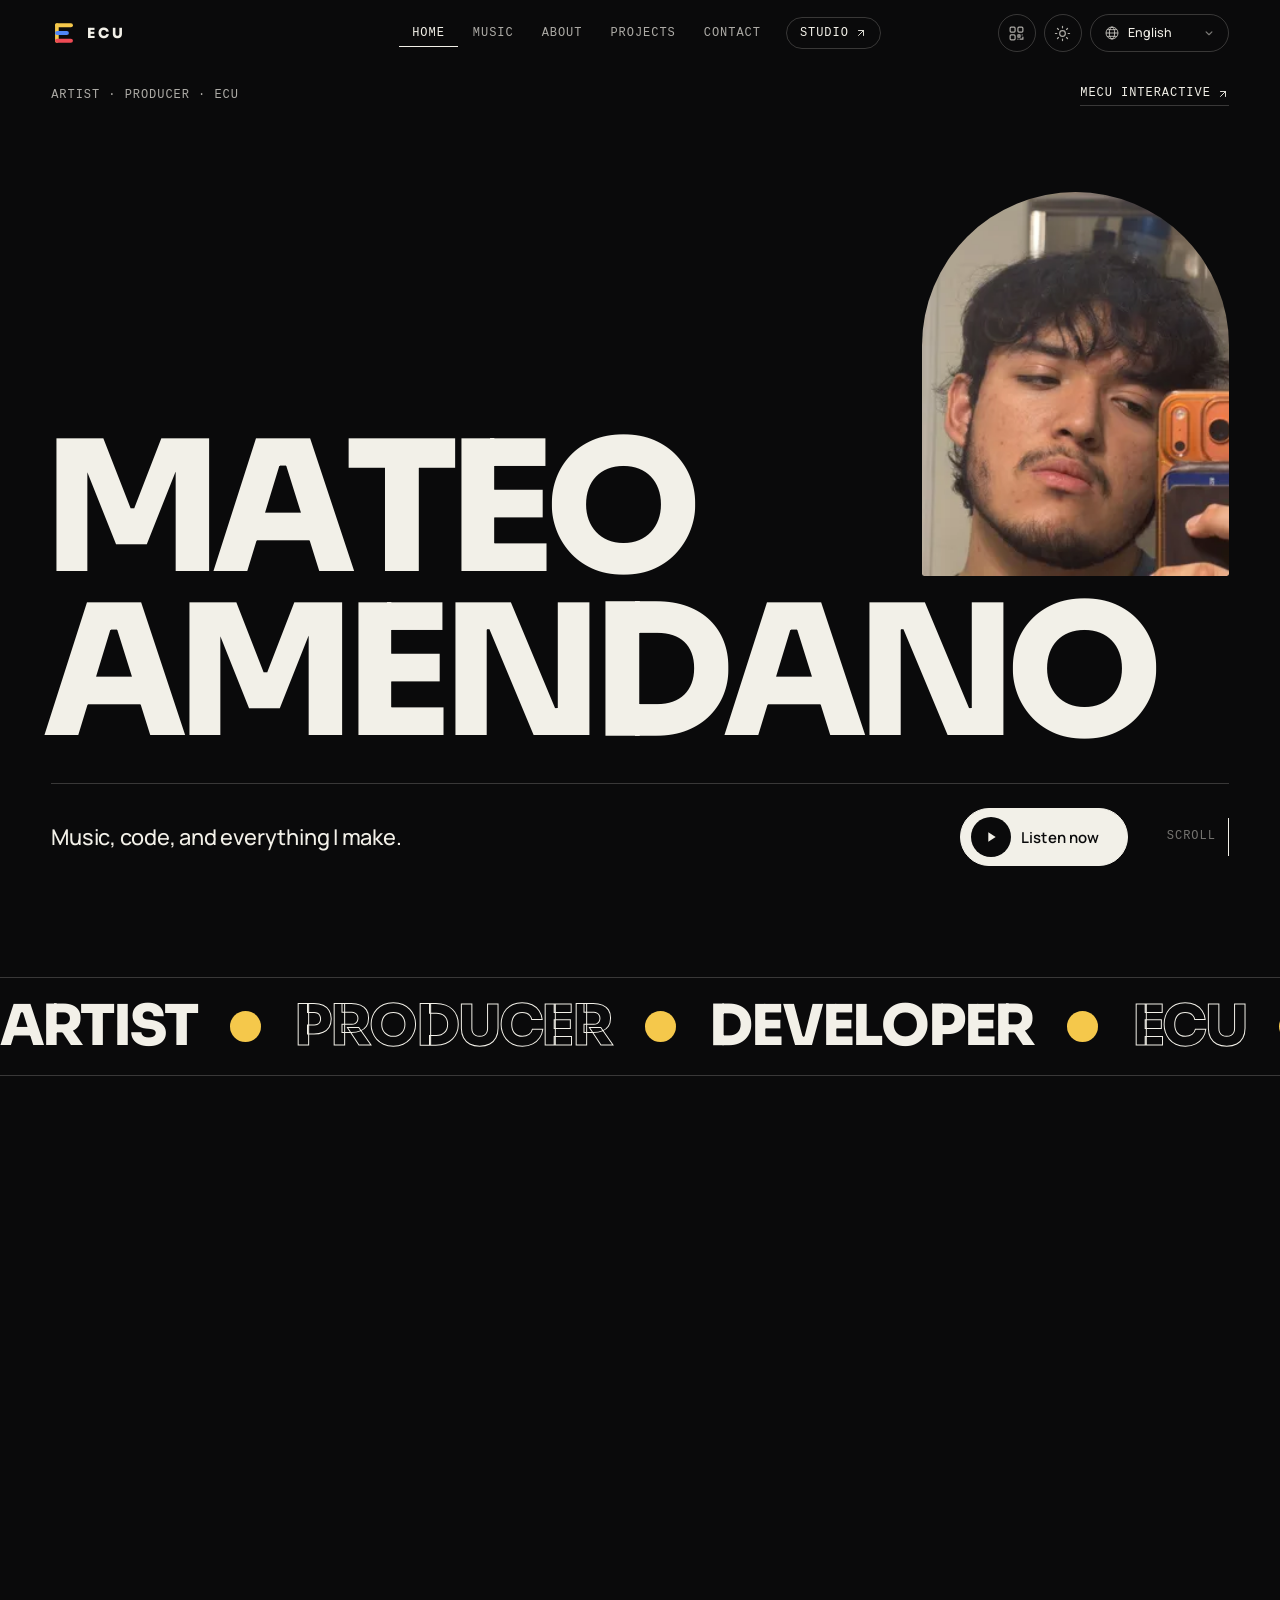
<file: s/amor-por-aqui-amor-por-alla/index.html>
<!doctype html><html lang="en"><head><meta charset="utf-8"><meta name="viewport" content="width=device-width,initial-scale=1"><title>Amor Por Aquí, Amor Por Allá · Mateo Amendano</title><meta property="og:title" content="Amor Por Aquí, Amor Por Allá · Mateo Amendano"><meta property="og:description" content="Mateo Amendano — listen now"><meta property="og:image" content="https://mateoamendano.com/images/covers/amor-por-aqui-amor-por-alla.jpg"><meta property="og:url" content="https://mateoamendano.com/s/amor-por-aqui-amor-por-alla/"><meta name="twitter:card" content="summary_large_image"><meta http-equiv="refresh" content="0; url=../../?song=amor-por-aqui-amor-por-alla"><link rel="canonical" href="https://mateoamendano.com/?song=amor-por-aqui-amor-por-alla"></head><body style="background:#0a0a0b;color:#fff;font-family:system-ui"><a href="../../?song=amor-por-aqui-amor-por-alla">Amor Por Aquí, Amor Por Allá · Mateo Amendano</a></body></html>
</file>
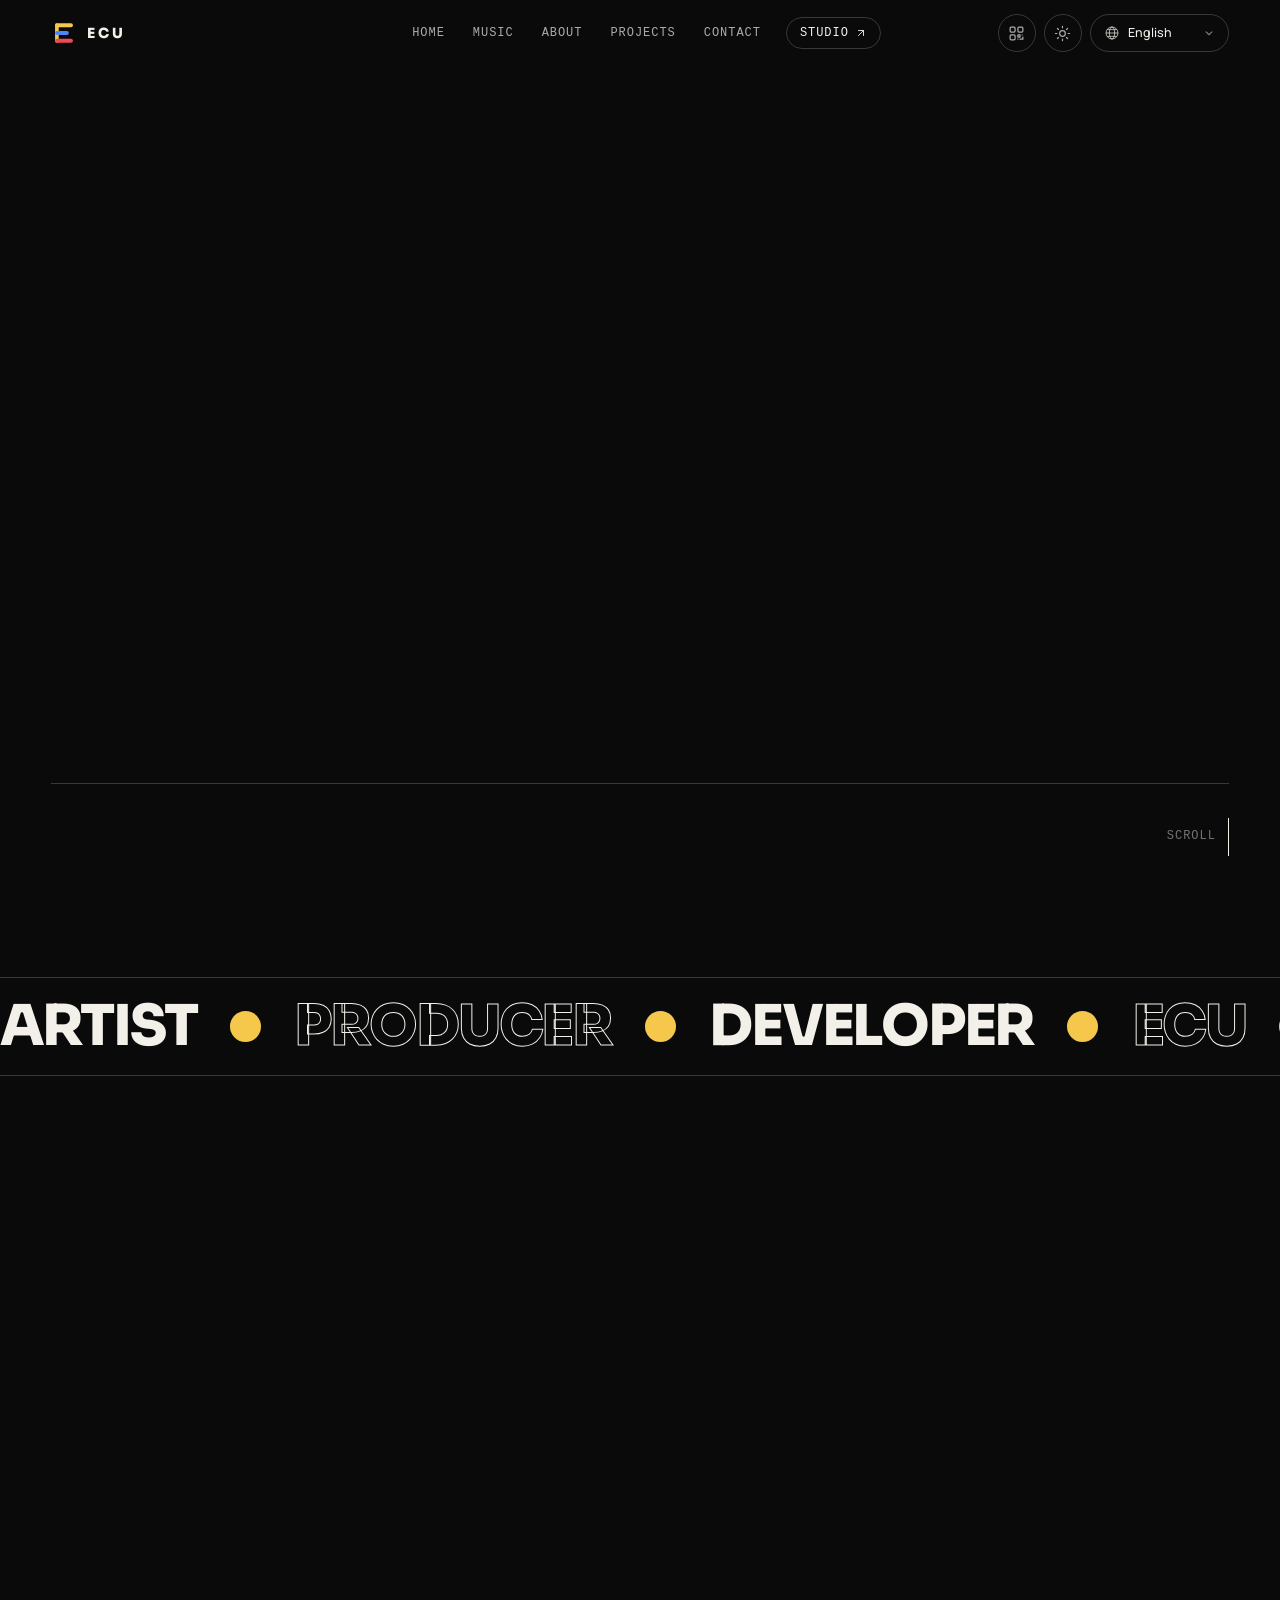
<file: s/entre-la-multitud/index.html>
<!doctype html><html lang="en"><head><meta charset="utf-8"><meta name="viewport" content="width=device-width,initial-scale=1"><title>Entre La Multitud · Mateo Amendano</title><meta property="og:title" content="Entre La Multitud · Mateo Amendano"><meta property="og:description" content="Mateo Amendano — listen now"><meta property="og:image" content="https://mateoamendano.com/images/covers/entre-la-multitud-600.jpg"><meta property="og:url" content="https://mateoamendano.com/s/entre-la-multitud/"><meta name="twitter:card" content="summary_large_image"><meta http-equiv="refresh" content="0; url=../../?song=entre-la-multitud"><link rel="canonical" href="https://mateoamendano.com/?song=entre-la-multitud"></head><body style="background:#0a0a0b;color:#fff;font-family:system-ui"><a href="../../?song=entre-la-multitud">Entre La Multitud · Mateo Amendano</a></body></html>
</file>
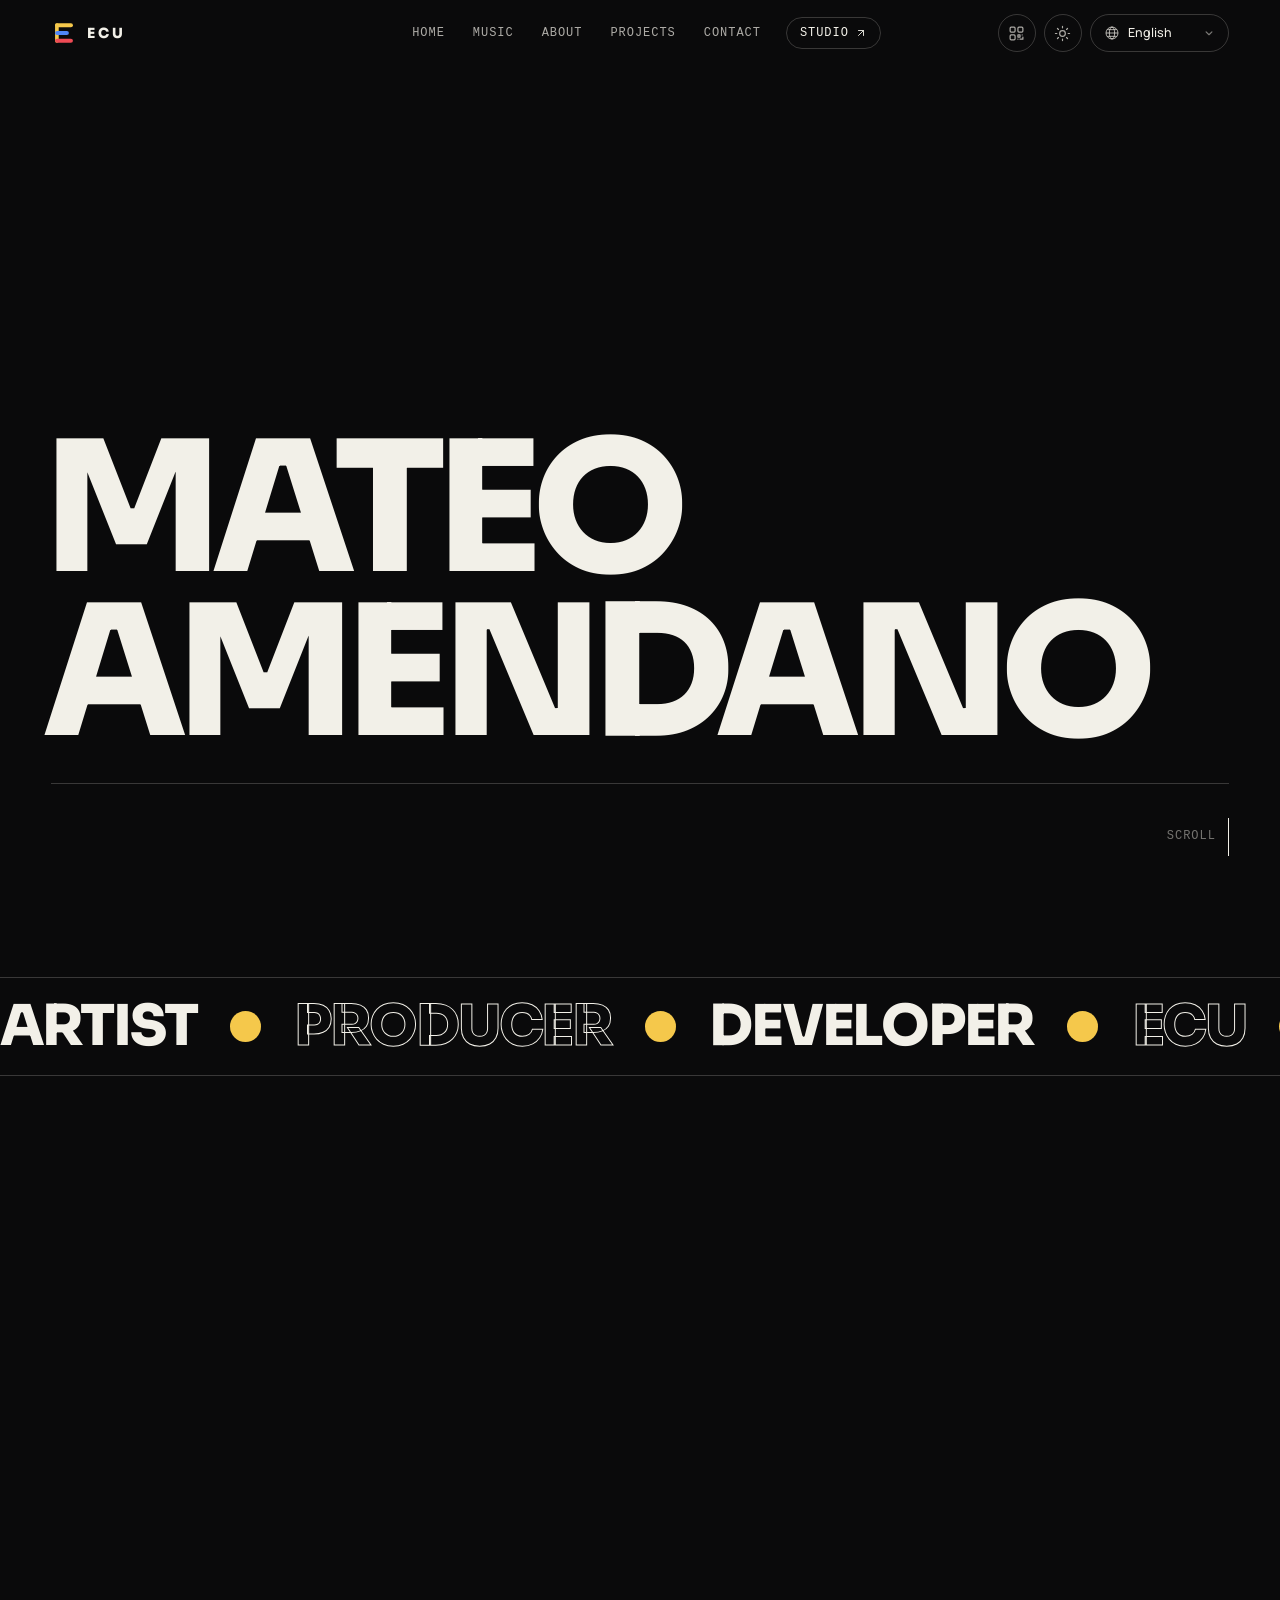
<file: s/millones-mas/index.html>
<!doctype html><html lang="en"><head><meta charset="utf-8"><meta name="viewport" content="width=device-width,initial-scale=1"><title>Millones Más · Mateo Amendano</title><meta property="og:title" content="Millones Más · Mateo Amendano"><meta property="og:description" content="Mateo Amendano — listen now"><meta property="og:image" content="https://mateoamendano.com/images/covers/millones-mas.jpg"><meta property="og:url" content="https://mateoamendano.com/s/millones-mas/"><meta name="twitter:card" content="summary_large_image"><meta http-equiv="refresh" content="0; url=../../?song=millones-mas"><link rel="canonical" href="https://mateoamendano.com/?song=millones-mas"></head><body style="background:#0a0a0b;color:#fff;font-family:system-ui"><a href="../../?song=millones-mas">Millones Más · Mateo Amendano</a></body></html>
</file>
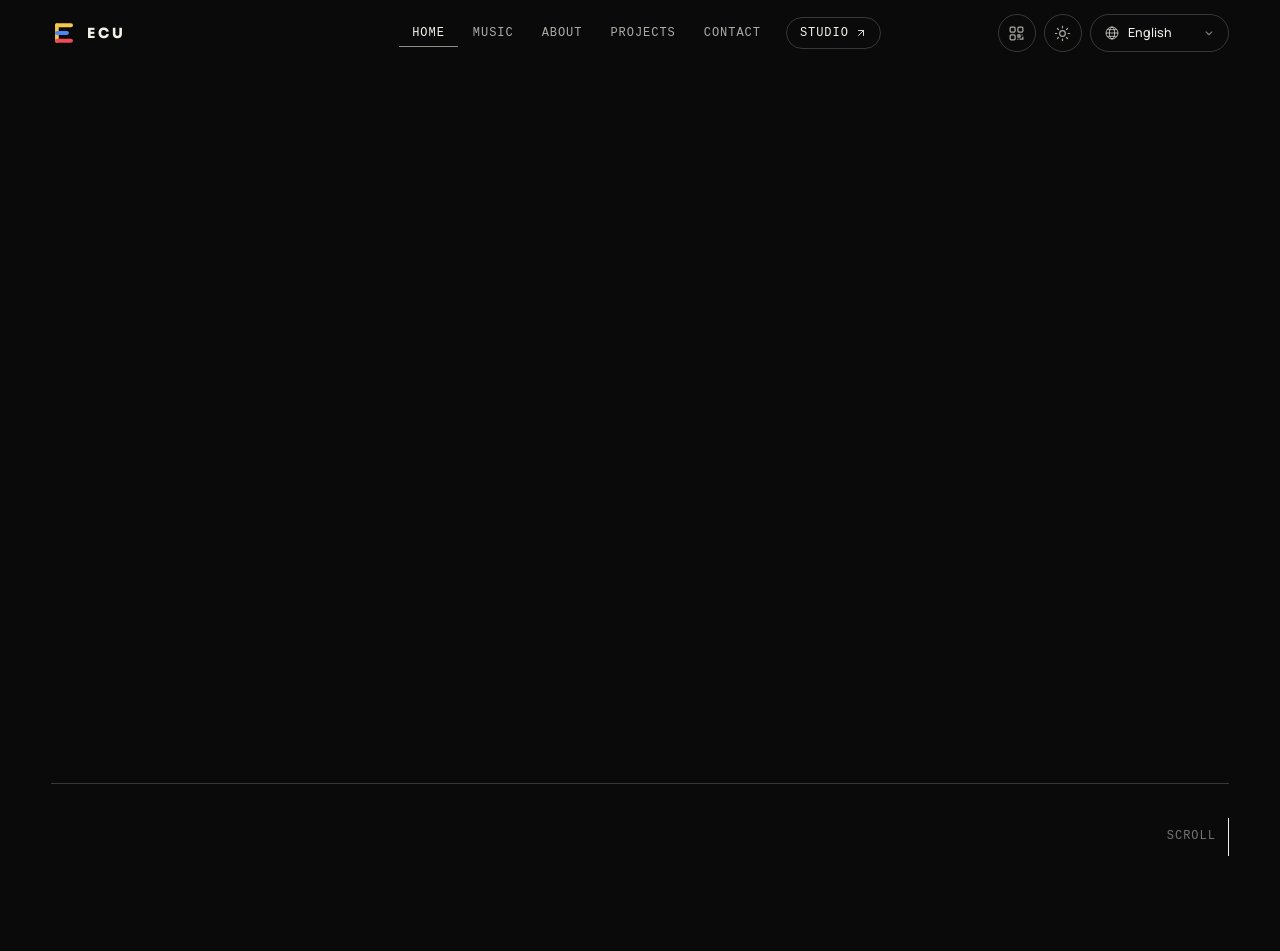
<file: s/my-life/index.html>
<!doctype html><html lang="en"><head><meta charset="utf-8"><meta name="viewport" content="width=device-width,initial-scale=1"><title>My Life · Mateo Amendano</title><meta property="og:title" content="My Life · Mateo Amendano"><meta property="og:description" content="Mateo Amendano — listen now"><meta property="og:image" content="https://mateoamendano.com/images/covers/my-life.jpg"><meta property="og:url" content="https://mateoamendano.com/s/my-life/"><meta name="twitter:card" content="summary_large_image"><meta http-equiv="refresh" content="0; url=../../?song=my-life"><link rel="canonical" href="https://mateoamendano.com/?song=my-life"></head><body style="background:#0a0a0b;color:#fff;font-family:system-ui"><a href="../../?song=my-life">My Life · Mateo Amendano</a></body></html>
</file>
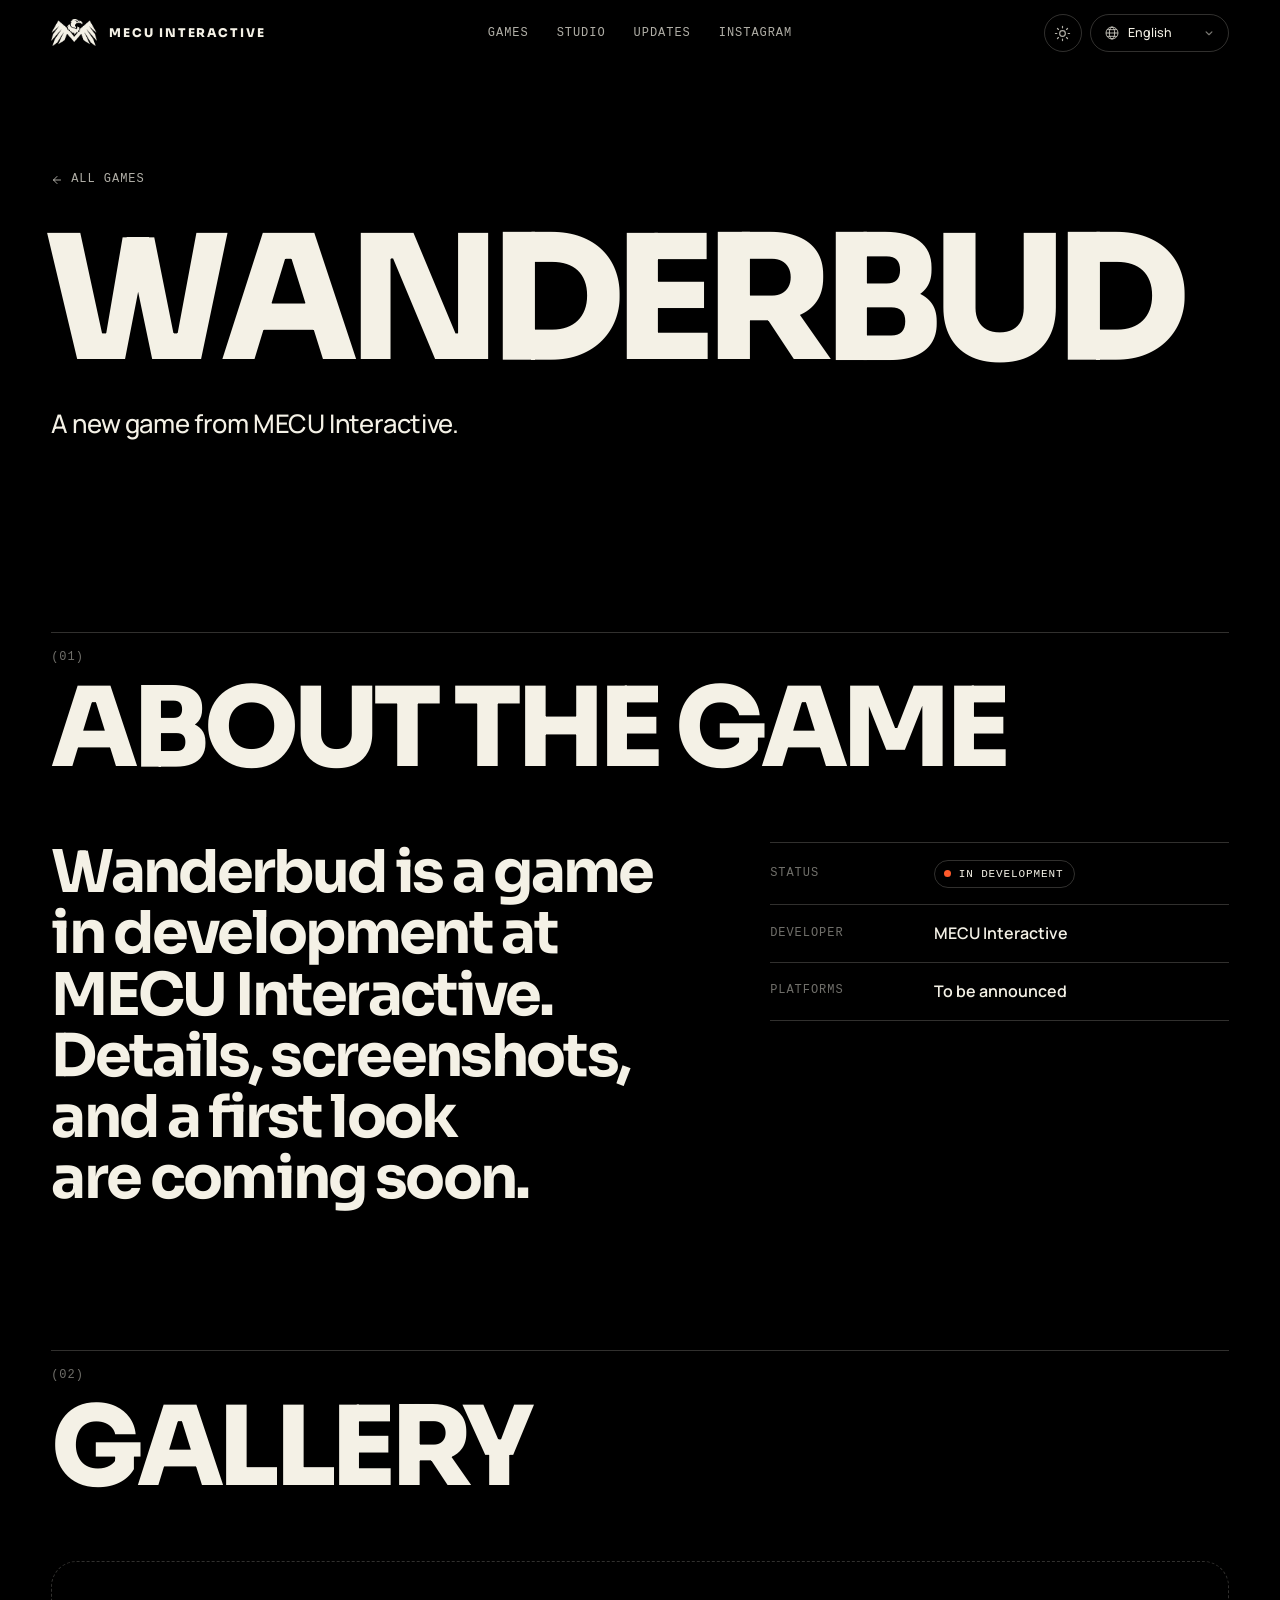
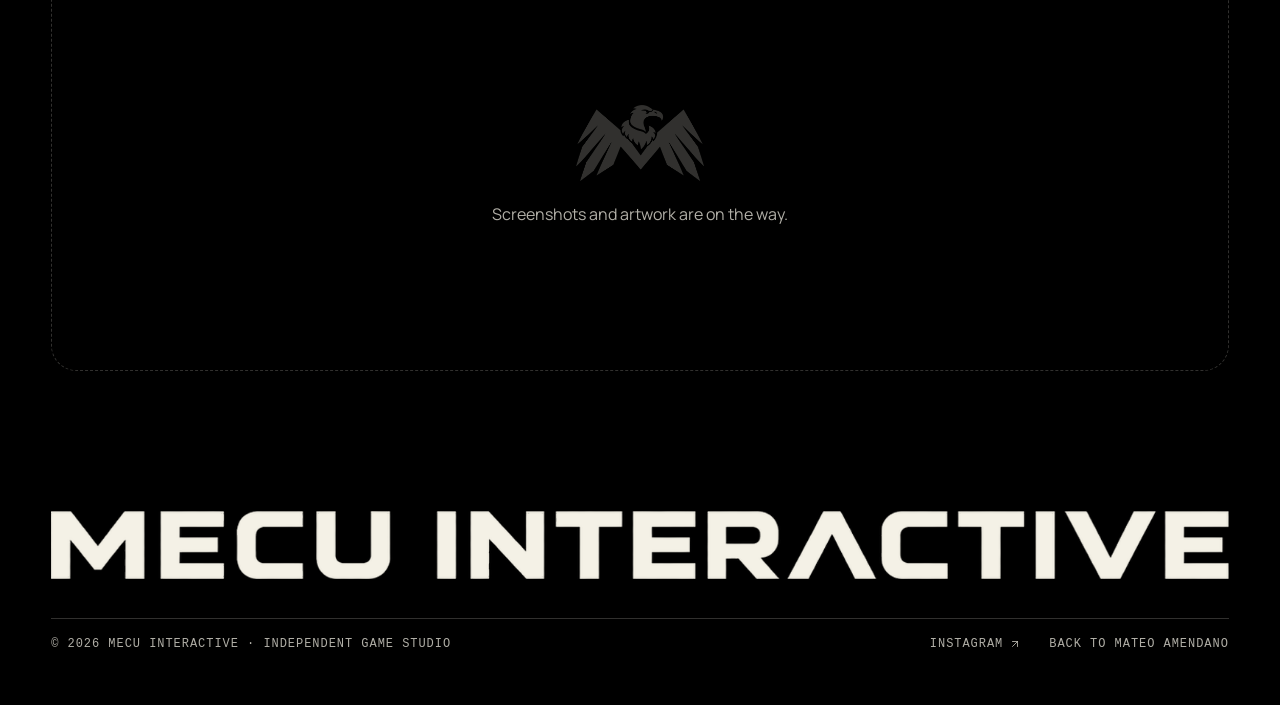
<file: mecu-interactive/games/wanderbud/index.html>
<!doctype html>
<html lang="en" data-brand="mecu" data-root="../../../">
<head>
  <meta charset="utf-8">
  <meta name="viewport" content="width=device-width,initial-scale=1,viewport-fit=cover">
  <meta name="theme-color" content="#000000">
  <meta name="color-scheme" content="dark light">
  <meta name="description" content="Wanderbud is a game in development at MECU Interactive. Details, screenshots, and a first look are coming soon.">
  <meta property="og:title" content="Wanderbud | MECU Interactive">
  <meta property="og:description" content="Wanderbud is a game in development at MECU Interactive. Details, screenshots, and a first look are coming soon.">
  <meta property="og:url" content="https://mateoamendano.com/mecu-interactive/games/wanderbud/">
  <meta property="og:image" content="https://mateoamendano.com/images/mecu/og-card.jpg">
  <meta property="og:type" content="website">
  <meta name="twitter:card" content="summary_large_image">
  <link rel="canonical" href="https://mateoamendano.com/mecu-interactive/games/wanderbud/">
  <title>Wanderbud | MECU Interactive</title>
  <link rel="icon" href="../../../images/mecu/icon-192.png" type="image/png"><link rel="apple-touch-icon" href="../../../images/mecu/icon-192.png">
  <link rel="preload" href="../../../assets/fonts/sora-0.woff2" as="font" type="font/woff2" crossorigin>
  <link rel="stylesheet" href="../../../assets/css/site.css"><link rel="stylesheet" href="../../../assets/css/studio.css"><link rel="stylesheet" href="../../../assets/css/media.css">
  <script>
    document.documentElement.classList.add("js");
    // Apply the saved theme before first paint so light mode never flashes dark.
    try { if (localStorage.getItem("ecu-theme") === "light") document.documentElement.dataset.theme = "light"; } catch (_) {}
    // Lite mode: drop ambient motion on low-end devices or when Data Saver is on.
    var conn = navigator.connection || {};
    if ((navigator.deviceMemory && navigator.deviceMemory <= 2) || (navigator.hardwareConcurrency && navigator.hardwareConcurrency <= 2) || conn.saveData) {
      document.documentElement.classList.add("lite");
    }
    document.documentElement.classList.add("skip-intro");
    // The studio intro film plays once per visit (see assets/js/studio.js).
    var seenFilm = false;
    try { seenFilm = sessionStorage.getItem("mecu-intro") === "1"; } catch (_) {}
    if (document.documentElement.dataset.brand === "mecu" && !seenFilm && !location.hash && !(window.matchMedia && matchMedia("(prefers-reduced-motion: reduce)").matches)) {
      document.documentElement.classList.add("intro-pending");
    }
  </script>
</head>
<body>
  <div class="backdrop" aria-hidden="true"><div class="grain"></div></div>
  <canvas id="sparks" class="sparks" aria-hidden="true"></canvas>

  <header class="topbar">
    <a class="brand brand-mecu" href="../../../mecu-interactive/" aria-label="MECU Interactive"><span class="mecu-mark" aria-hidden="true"></span><span class="brand-word">MECU Interactive</span></a>
    <nav id="main-nav" class="main-nav" data-i18n-aria-label="nav.label" aria-label="Main">
      <span class="nav-indicator" aria-hidden="true"></span><a class="nav-link nav-out" href="../../#games" data-i18n="studio.nav.games">Games</a><a class="nav-link nav-out" href="../../#about" data-i18n="studio.nav.about">Studio</a><a class="nav-link nav-out" href="../../#updates" data-i18n="studio.nav.updates">Updates</a><a class="nav-link nav-out" href="../../#instagram" data-i18n="studio.nav.instagram">Instagram</a>
    </nav>
    <div class="topbar-actions">
    <button id="nav-toggle" class="icon-button nav-toggle" type="button" aria-controls="main-nav" aria-expanded="false" data-i18n-aria-label="nav.menu" aria-label="Open menu">
      <span class="burger" aria-hidden="true"><i></i><i></i></span>
    </button>
    <button id="theme-toggle" class="icon-button" type="button" aria-label="Switch to light mode" aria-pressed="false">
      <svg class="icon-sun" viewBox="0 0 24 24" fill="none" stroke="currentColor" stroke-width="1.7" stroke-linecap="round" aria-hidden="true"><circle cx="12" cy="12" r="4"/><path d="M12 2v2M12 20v2M4.9 4.9l1.4 1.4M17.7 17.7l1.4 1.4M2 12h2M20 12h2M4.9 19.1l1.4-1.4M17.7 6.3l1.4-1.4"/></svg>
      <svg class="icon-moon" viewBox="0 0 24 24" fill="none" stroke="currentColor" stroke-width="1.7" stroke-linecap="round" stroke-linejoin="round" aria-hidden="true"><path d="M21 12.8A9 9 0 1 1 11.2 3a7 7 0 0 0 9.8 9.8z"/></svg>
    </button>
    <div class="language-control">
      <svg viewBox="0 0 24 24" fill="none" stroke="currentColor" stroke-width="1.5" aria-hidden="true"><circle cx="12" cy="12" r="9"/><ellipse cx="12" cy="12" rx="4" ry="9"/><path d="M3 12h18M5 7h14M5 17h14"/></svg>
      <label for="language-select" data-i18n="language.label">Language</label>
      <select id="language-select" name="language" data-i18n-aria-label="language.label" aria-label="Language"><option value="en" lang="en">English</option><option value="es" lang="es">Español</option><option value="pt" lang="pt">Português</option><option value="fr" lang="fr">Français</option><option value="de" lang="de">Deutsch</option><option value="it" lang="it">Italiano</option><option value="ar" lang="ar">العربية</option></select>
      <svg class="chevron" viewBox="0 0 24 24" fill="none" stroke="currentColor" stroke-width="2" stroke-linecap="round" stroke-linejoin="round" aria-hidden="true"><path d="m7 10 5 5 5-5"/></svg>
    </div>
    </div>
  </header>

  <main id="top" class="site-shell">
    <header class="page-hero game-hero"><a class="back-link" data-reveal href="../../#games"><svg class="link-arrow" viewBox="0 0 24 24" fill="none" stroke="currentColor" stroke-width="1.8" stroke-linecap="round" stroke-linejoin="round" aria-hidden="true"><path d="M7 17 17 7M7 7h10v10"/></svg><span data-i18n="studio.game.back">All games</span></a><h1 class="page-title" data-split><span class="word">Wanderbud</span></h1><p class="page-summary" data-reveal data-i18n="studio.game.wanderbud.tagline">A new game from MECU Interactive.</p></header><div class="sections"><section class="block game-body" aria-labelledby="game-about"><div class="block-head" data-reveal><span class="block-no" aria-hidden="true">01</span><h2 id="game-about" class="block-title" data-i18n="studio.game.about">About the game</h2></div><div class="game-about"><p class="about-lead" data-reveal data-i18n="studio.game.wanderbud.summary">Wanderbud is a game in development at MECU Interactive. Details, screenshots, and a first look are coming soon.</p><dl class="facts" data-reveal><div><dt data-i18n="studio.game.facts.status">Status</dt><dd><span class="status" data-status="dev"><i aria-hidden="true"></i><span data-i18n="studio.status.dev">In development</span></span></dd></div><div><dt data-i18n="studio.game.facts.developer">Developer</dt><dd>MECU Interactive</dd></div><div><dt data-i18n="studio.game.facts.platforms">Platforms</dt><dd><span data-i18n="studio.game.tba">To be announced</span></dd></div></dl></div></section><section class="block game-gallery" aria-labelledby="gallery-heading"><div class="block-head" data-reveal><span class="block-no" aria-hidden="true">02</span><h2 id="gallery-heading" class="block-title" data-i18n="studio.game.gallery">Gallery</h2></div><div class="empty-note empty-frame" data-reveal><span class="mecu-mark" aria-hidden="true"></span><p data-i18n="studio.game.galleryEmpty">Screenshots and artwork are on the way.</p></div></section></div>
    <footer class="site-footer-wrap" data-reveal>
      <div class="footer-word footer-wordmark" aria-hidden="true"></div><div class="footer-row"><p class="site-footer"><span>© 2026</span> <span data-i18n="studio.footer">MECU Interactive · Independent game studio</span></p><a class="footer-link" href="https://www.instagram.com/mecuinteractive/" target="_blank" rel="noopener noreferrer">Instagram<svg class="link-arrow" viewBox="0 0 24 24" fill="none" stroke="currentColor" stroke-width="1.8" stroke-linecap="round" stroke-linejoin="round" aria-hidden="true"><path d="M7 17 17 7M7 7h10v10"/></svg><span class="sr-only" data-i18n="link.newTab">Opens in a new tab</span></a><a class="footer-link" href="../../../" data-i18n="studio.back">Back to Mateo Amendano</a></div>
    </footer>
  </main>

  <p id="language-status" class="sr-only" role="status" aria-live="polite" aria-atomic="true"></p>
  <div id="toast" class="toast" role="status" aria-live="polite"></div>

  
  <script id="track-data" type="application/json">{"name": "Mateo Amendano", "site": "https://mateoamendano.com/", "tracks": []}</script>
  <script id="i18n-data" type="application/json">{"name": "Mateo Amendano", "defaultLanguage": "en", "locales": {"en": {"name": "English", "dir": "ltr", "messages": {"link.newTab": "Opens in a new tab", "language.label": "Language", "language.changed": "Site language changed to {language}.", "share.copied": "Link copied", "theme.light": "Switch to light mode", "theme.dark": "Switch to dark mode", "app.install": "Install app", "nav.label": "Main", "nav.home": "Home", "nav.menu": "Open menu", "nav.close": "Close menu", "hero.scroll": "Scroll", "footer.top": "Back to top", "studio.meta.title": "MECU Interactive | Independent game studio", "studio.meta.description": "MECU Interactive is an independent video game development studio founded by {name}. Games, development updates, and media.", "studio.nav.games": "Games", "studio.nav.about": "Studio", "studio.nav.updates": "Updates", "studio.nav.instagram": "Instagram", "studio.nav.contact": "Contact", "studio.back": "Back to {name}", "studio.hero.kicker": "Independent game studio", "studio.hero.tagline": "Creativity and technology, combined into games with a character of their own.", "studio.hero.founder": "Founded by {name}", "studio.hero.replay": "Replay intro", "studio.games.heading": "Our games", "studio.games.intro": "What we are building.", "studio.games.view": "View game", "studio.games.soon": "More games will appear here as they are announced.", "studio.status.dev": "In development", "studio.status.prototype": "Prototype", "studio.status.announced": "Announced", "studio.status.released": "Released", "studio.about.heading": "About the studio", "studio.about.lead": "MECU Interactive is an independent video game development studio founded by {name}.", "studio.about.body": "Our vision is to combine creativity and technology to create game experiences with a character of their own. We are a new studio, and Wanderbud is the game we are building right now. Announcements, screenshots, and progress will be posted here and on Instagram.", "studio.about.p0.title": "Play comes first", "studio.about.p0.body": "If it is not fun to pick up and play, it is not ready. Everything else is built around that.", "studio.about.p1.title": "Craft over shortcuts", "studio.about.p1.body": "We would rather make one thing well than many things quickly.", "studio.about.p2.title": "Open about the work", "studio.about.p2.body": "We share progress as it happens, including the parts that are still rough.", "studio.updates.heading": "Development updates", "studio.updates.intro": "Announcements, progress, and news from the studio.", "studio.updates.empty": "No updates yet. Check back soon.", "studio.updates.tag.announcement": "Announcement", "studio.updates.tag.devlog": "Devlog", "studio.updates.tag.media": "Media", "studio.updates.watch": "Watch the intro", "studio.updates.open": "View on Instagram", "studio.update.intro.title": "Presenting the official MECU Interactive intro", "studio.update.intro.body": "An identity that reflects our vision: combining creativity and technology to create game experiences with a character of their own.", "studio.ig.heading": "Instagram", "studio.ig.intro": "Follow the studio at @mecuinteractive.", "ig.follow": "Follow on Instagram", "ig.highlights": "Highlights", "ig.posts": "Latest posts", "ig.reel": "Reel", "ig.viewPost": "View on Instagram", "ig.more": "More posts are on the way.", "studio.contact.heading": "Get in touch", "studio.contact.body": "Press, collaborations, or just curious? Send a message.", "studio.contact.cta": "Contact", "studio.footer": "MECU Interactive · Independent game studio", "studio.game.back": "All games", "studio.game.about": "About the game", "studio.game.gallery": "Gallery", "studio.game.galleryEmpty": "Screenshots and artwork are on the way.", "studio.game.trailer": "Trailer", "studio.game.get": "Get the game", "studio.game.updates": "Latest on this game", "studio.game.facts.status": "Status", "studio.game.facts.developer": "Developer", "studio.game.facts.platforms": "Platforms", "studio.game.facts.genre": "Genre", "studio.game.tba": "To be announced", "studio.game.wanderbud.tagline": "A new game from MECU Interactive.", "studio.game.wanderbud.summary": "Wanderbud is a game in development at MECU Interactive. Details, screenshots, and a first look are coming soon.", "stories.open": "Open {title}", "stories.close": "Close", "stories.previous": "Previous", "stories.next": "Next", "stories.pause": "Pause", "stories.play": "Play", "stories.mute": "Mute", "stories.unmute": "Unmute", "stories.position": "{current} of {total}", "media.close": "Close", "media.previous": "Previous image", "media.next": "Next image", "media.open": "Open image {current} of {total}", "media.playTrailer": "Play trailer", "ig.carousel": "Carousel"}}, "es": {"name": "Español", "dir": "ltr", "messages": {"link.newTab": "Se abre en una pestaña nueva", "language.label": "Idioma", "language.changed": "El idioma del sitio cambió a {language}.", "share.copied": "Enlace copiado", "theme.light": "Cambiar a modo claro", "theme.dark": "Cambiar a modo oscuro", "app.install": "Instalar app", "nav.label": "Principal", "nav.home": "Inicio", "nav.menu": "Abrir menú", "nav.close": "Cerrar menú", "hero.scroll": "Desliza", "footer.top": "Volver arriba", "studio.meta.title": "MECU Interactive | Estudio independiente de juegos", "studio.meta.description": "MECU Interactive es un estudio independiente de desarrollo de videojuegos fundado por {name}. Juegos, novedades de desarrollo y contenido multimedia.", "studio.nav.games": "Juegos", "studio.nav.about": "Estudio", "studio.nav.updates": "Novedades", "studio.nav.instagram": "Instagram", "studio.nav.contact": "Contacto", "studio.back": "Volver a {name}", "studio.hero.kicker": "Estudio independiente de juegos", "studio.hero.tagline": "Creatividad y tecnología, combinadas en juegos con carácter propio.", "studio.hero.founder": "Fundado por {name}", "studio.hero.replay": "Ver intro otra vez", "studio.games.heading": "Nuestros juegos", "studio.games.intro": "Lo que estamos construyendo.", "studio.games.view": "Ver juego", "studio.games.soon": "Aquí aparecerán más juegos a medida que se anuncien.", "studio.status.dev": "En desarrollo", "studio.status.prototype": "Prototipo", "studio.status.announced": "Anunciado", "studio.status.released": "Lanzado", "studio.about.heading": "Sobre el estudio", "studio.about.lead": "MECU Interactive es un estudio independiente de desarrollo de videojuegos fundado por {name}.", "studio.about.body": "Nuestra visión es combinar creatividad y tecnología para crear experiencias de juego con carácter propio. Somos un estudio nuevo y Wanderbud es el juego que estamos construyendo ahora. Los anuncios, capturas y avances se publicarán aquí y en Instagram.", "studio.about.p0.title": "Primero, jugar", "studio.about.p0.body": "Si no es divertido tomarlo y jugar, no está listo. Todo lo demás se construye alrededor de eso.", "studio.about.p1.title": "Oficio antes que atajos", "studio.about.p1.body": "Preferimos hacer bien una sola cosa que muchas cosas rápido.", "studio.about.p2.title": "Abiertos sobre el trabajo", "studio.about.p2.body": "Compartimos el avance a medida que ocurre, incluso las partes que aún están en bruto.", "studio.updates.heading": "Novedades de desarrollo", "studio.updates.intro": "Anuncios, avances y noticias del estudio.", "studio.updates.empty": "Aún no hay novedades. Vuelve pronto.", "studio.updates.tag.announcement": "Anuncio", "studio.updates.tag.devlog": "Devlog", "studio.updates.tag.media": "Multimedia", "studio.updates.watch": "Ver la intro", "studio.updates.open": "Ver en Instagram", "studio.update.intro.title": "Presentamos la intro oficial de MECU Interactive", "studio.update.intro.body": "Una identidad que refleja nuestra visión: combinar creatividad y tecnología para crear experiencias de juego con carácter propio.", "studio.ig.heading": "Instagram", "studio.ig.intro": "Sigue al estudio en @mecuinteractive.", "ig.follow": "Seguir en Instagram", "ig.highlights": "Destacados", "ig.posts": "Últimas publicaciones", "ig.reel": "Reel", "ig.viewPost": "Ver en Instagram", "ig.more": "Vienen más publicaciones en camino.", "studio.contact.heading": "Contáctanos", "studio.contact.body": "¿Prensa, colaboraciones o simple curiosidad? Envía un mensaje.", "studio.contact.cta": "Contacto", "studio.footer": "MECU Interactive · Estudio independiente de juegos", "studio.game.back": "Todos los juegos", "studio.game.about": "Sobre el juego", "studio.game.gallery": "Galería", "studio.game.galleryEmpty": "Las capturas y el arte vienen en camino.", "studio.game.trailer": "Tráiler", "studio.game.get": "Consigue el juego", "studio.game.updates": "Lo último de este juego", "studio.game.facts.status": "Estado", "studio.game.facts.developer": "Desarrollador", "studio.game.facts.platforms": "Plataformas", "studio.game.facts.genre": "Género", "studio.game.tba": "Por anunciar", "studio.game.wanderbud.tagline": "Un nuevo juego de MECU Interactive.", "studio.game.wanderbud.summary": "Wanderbud es un juego en desarrollo en MECU Interactive. Pronto habrá detalles, capturas y un primer vistazo.", "stories.open": "Abrir {title}", "stories.close": "Cerrar", "stories.previous": "Anterior", "stories.next": "Siguiente", "stories.pause": "Pausar", "stories.play": "Reproducir", "stories.mute": "Silenciar", "stories.unmute": "Activar sonido", "stories.position": "{current} de {total}", "media.close": "Cerrar", "media.previous": "Imagen anterior", "media.next": "Imagen siguiente", "media.open": "Abrir imagen {current} de {total}", "media.playTrailer": "Reproducir tráiler", "ig.carousel": "Carrusel"}}, "pt": {"name": "Português", "dir": "ltr", "messages": {"link.newTab": "Abre em uma nova aba", "language.label": "Idioma", "language.changed": "O idioma do site mudou para {language}.", "share.copied": "Link copiado", "theme.light": "Mudar para o modo claro", "theme.dark": "Mudar para o modo escuro", "app.install": "Instalar app", "nav.label": "Principal", "nav.home": "Início", "nav.menu": "Abrir menu", "nav.close": "Fechar menu", "hero.scroll": "Role", "footer.top": "Voltar ao topo", "studio.meta.title": "MECU Interactive | Estúdio independente de jogos", "studio.meta.description": "A MECU Interactive é um estúdio independente de desenvolvimento de jogos fundado por {name}. Jogos, novidades do desenvolvimento e mídia.", "studio.nav.games": "Jogos", "studio.nav.about": "Estúdio", "studio.nav.updates": "Novidades", "studio.nav.instagram": "Instagram", "studio.nav.contact": "Contato", "studio.back": "Voltar para {name}", "studio.hero.kicker": "Estúdio independente de jogos", "studio.hero.tagline": "Criatividade e tecnologia, combinadas em jogos com personalidade própria.", "studio.hero.founder": "Fundado por {name}", "studio.hero.replay": "Rever a intro", "studio.games.heading": "Nossos jogos", "studio.games.intro": "O que estamos construindo.", "studio.games.view": "Ver jogo", "studio.games.soon": "Mais jogos vão aparecer aqui conforme forem anunciados.", "studio.status.dev": "Em desenvolvimento", "studio.status.prototype": "Protótipo", "studio.status.announced": "Anunciado", "studio.status.released": "Lançado", "studio.about.heading": "Sobre o estúdio", "studio.about.lead": "A MECU Interactive é um estúdio independente de desenvolvimento de jogos fundado por {name}.", "studio.about.body": "Nossa visão é combinar criatividade e tecnologia para criar experiências de jogo com personalidade própria. Somos um estúdio novo, e o Wanderbud é o jogo que estamos construindo agora. Anúncios, capturas de tela e novidades serão publicados aqui e no Instagram.", "studio.about.p0.title": "Jogar vem primeiro", "studio.about.p0.body": "Se não é divertido pegar e jogar, não está pronto. Todo o resto é construído em torno disso.", "studio.about.p1.title": "Capricho antes de atalhos", "studio.about.p1.body": "Preferimos fazer uma coisa bem feita a muitas coisas às pressas.", "studio.about.p2.title": "Transparentes com o trabalho", "studio.about.p2.body": "Compartilhamos o progresso enquanto ele acontece, inclusive as partes que ainda estão cruas.", "studio.updates.heading": "Novidades do desenvolvimento", "studio.updates.intro": "Anúncios, progresso e notícias do estúdio.", "studio.updates.empty": "Ainda não há novidades. Volte em breve.", "studio.updates.tag.announcement": "Anúncio", "studio.updates.tag.devlog": "Devlog", "studio.updates.tag.media": "Mídia", "studio.updates.watch": "Assistir à intro", "studio.updates.open": "Ver no Instagram", "studio.update.intro.title": "Apresentamos a intro oficial da MECU Interactive", "studio.update.intro.body": "Uma identidade que reflete a nossa visão: combinar criatividade e tecnologia para criar experiências de jogo com personalidade própria.", "studio.ig.heading": "Instagram", "studio.ig.intro": "Siga o estúdio em @mecuinteractive.", "ig.follow": "Seguir no Instagram", "ig.highlights": "Destaques", "ig.posts": "Últimas publicações", "ig.reel": "Reel", "ig.viewPost": "Ver no Instagram", "ig.more": "Mais publicações a caminho.", "studio.contact.heading": "Fale com a gente", "studio.contact.body": "Imprensa, parcerias ou só curiosidade? Mande uma mensagem.", "studio.contact.cta": "Contato", "studio.footer": "MECU Interactive · Estúdio independente de jogos", "studio.game.back": "Todos os jogos", "studio.game.about": "Sobre o jogo", "studio.game.gallery": "Galeria", "studio.game.galleryEmpty": "Capturas de tela e artes estão a caminho.", "studio.game.trailer": "Trailer", "studio.game.get": "Obtenha o jogo", "studio.game.updates": "Novidades deste jogo", "studio.game.facts.status": "Status", "studio.game.facts.developer": "Desenvolvedor", "studio.game.facts.platforms": "Plataformas", "studio.game.facts.genre": "Gênero", "studio.game.tba": "A anunciar", "studio.game.wanderbud.tagline": "Um novo jogo da MECU Interactive.", "studio.game.wanderbud.summary": "Wanderbud é um jogo em desenvolvimento na MECU Interactive. Detalhes, capturas de tela e uma primeira olhada chegam em breve.", "stories.open": "Abrir {title}", "stories.close": "Fechar", "stories.previous": "Anterior", "stories.next": "Próximo", "stories.pause": "Pausar", "stories.play": "Reproduzir", "stories.mute": "Silenciar", "stories.unmute": "Ativar o som", "stories.position": "{current} de {total}", "media.close": "Fechar", "media.previous": "Imagem anterior", "media.next": "Próxima imagem", "media.open": "Abrir imagem {current} de {total}", "media.playTrailer": "Reproduzir trailer", "ig.carousel": "Carrossel"}}, "fr": {"name": "Français", "dir": "ltr", "messages": {"link.newTab": "S’ouvre dans un nouvel onglet", "language.label": "Langue", "language.changed": "La langue du site est maintenant : {language}.", "share.copied": "Lien copié", "theme.light": "Passer en mode clair", "theme.dark": "Passer en mode sombre", "app.install": "Installer l’app", "nav.label": "Principal", "nav.home": "Accueil", "nav.menu": "Ouvrir le menu", "nav.close": "Fermer le menu", "hero.scroll": "Défiler", "footer.top": "Retour en haut", "studio.meta.title": "MECU Interactive | Studio de jeux indépendant", "studio.meta.description": "MECU Interactive est un studio indépendant de développement de jeux vidéo fondé par {name}. Jeux, actualités du développement et médias.", "studio.nav.games": "Jeux", "studio.nav.about": "Studio", "studio.nav.updates": "Actualités", "studio.nav.instagram": "Instagram", "studio.nav.contact": "Contact", "studio.back": "Retour à {name}", "studio.hero.kicker": "Studio de jeux indépendant", "studio.hero.tagline": "La créativité et la technologie réunies dans des jeux au caractère bien à eux.", "studio.hero.founder": "Fondé par {name}", "studio.hero.replay": "Revoir l'intro", "studio.games.heading": "Nos jeux", "studio.games.intro": "Ce que nous construisons.", "studio.games.view": "Voir le jeu", "studio.games.soon": "D'autres jeux apparaîtront ici au fil de leur annonce.", "studio.status.dev": "En développement", "studio.status.prototype": "Prototype", "studio.status.announced": "Annoncé", "studio.status.released": "Sorti", "studio.about.heading": "À propos du studio", "studio.about.lead": "MECU Interactive est un studio indépendant de développement de jeux vidéo fondé par {name}.", "studio.about.body": "Notre vision est de combiner créativité et technologie pour créer des expériences de jeu au caractère bien à elles. Nous sommes un jeune studio, et Wanderbud est le jeu que nous construisons en ce moment. Annonces, captures d'écran et avancées seront publiées ici et sur Instagram.", "studio.about.p0.title": "Jouer d'abord", "studio.about.p0.body": "Si ce n'est pas amusant à prendre en main, ce n'est pas prêt. Tout le reste se construit autour de ça.", "studio.about.p1.title": "Le travail bien fait avant les raccourcis", "studio.about.p1.body": "Nous préférons bien faire une seule chose que beaucoup de choses vite.", "studio.about.p2.title": "Transparents sur notre travail", "studio.about.p2.body": "Nous partageons les avancées au fur et à mesure, y compris ce qui est encore brut.", "studio.updates.heading": "Actualités du développement", "studio.updates.intro": "Annonces, avancées et nouvelles du studio.", "studio.updates.empty": "Pas encore d'actualités. Revenez bientôt.", "studio.updates.tag.announcement": "Annonce", "studio.updates.tag.devlog": "Devlog", "studio.updates.tag.media": "Médias", "studio.updates.watch": "Voir l'intro", "studio.updates.open": "Voir sur Instagram", "studio.update.intro.title": "Découvrez l'intro officielle de MECU Interactive", "studio.update.intro.body": "Une identité qui reflète notre vision : combiner créativité et technologie pour créer des expériences de jeu au caractère bien à elles.", "studio.ig.heading": "Instagram", "studio.ig.intro": "Suivez le studio sur @mecuinteractive.", "ig.follow": "Suivre sur Instagram", "ig.highlights": "À la une", "ig.posts": "Dernières publications", "ig.reel": "Reel", "ig.viewPost": "Voir sur Instagram", "ig.more": "D'autres publications arrivent.", "studio.contact.heading": "Nous contacter", "studio.contact.body": "Presse, collaborations ou simple curiosité ? Envoyez un message.", "studio.contact.cta": "Contact", "studio.footer": "MECU Interactive · Studio de jeux indépendant", "studio.game.back": "Tous les jeux", "studio.game.about": "À propos du jeu", "studio.game.gallery": "Galerie", "studio.game.galleryEmpty": "Captures d'écran et illustrations arrivent bientôt.", "studio.game.trailer": "Bande-annonce", "studio.game.get": "Obtenir le jeu", "studio.game.updates": "Dernières nouvelles de ce jeu", "studio.game.facts.status": "Statut", "studio.game.facts.developer": "Développeur", "studio.game.facts.platforms": "Plateformes", "studio.game.facts.genre": "Genre", "studio.game.tba": "À annoncer", "studio.game.wanderbud.tagline": "Un nouveau jeu de MECU Interactive.", "studio.game.wanderbud.summary": "Wanderbud est un jeu en développement chez MECU Interactive. Détails, captures d'écran et premier aperçu arrivent bientôt.", "stories.open": "Ouvrir {title}", "stories.close": "Fermer", "stories.previous": "Précédent", "stories.next": "Suivant", "stories.pause": "Pause", "stories.play": "Lecture", "stories.mute": "Couper le son", "stories.unmute": "Activer le son", "stories.position": "{current} sur {total}", "media.close": "Fermer", "media.previous": "Image précédente", "media.next": "Image suivante", "media.open": "Ouvrir l'image {current} sur {total}", "media.playTrailer": "Lire la bande-annonce", "ig.carousel": "Carrousel"}}, "de": {"name": "Deutsch", "dir": "ltr", "messages": {"link.newTab": "Öffnet in einem neuen Tab", "language.label": "Sprache", "language.changed": "Die Sprache der Website wurde auf {language} geändert.", "share.copied": "Link kopiert", "theme.light": "Zum hellen Modus wechseln", "theme.dark": "Zum dunklen Modus wechseln", "app.install": "App installieren", "nav.label": "Hauptmenü", "nav.home": "Start", "nav.menu": "Menü öffnen", "nav.close": "Menü schließen", "hero.scroll": "Scrollen", "footer.top": "Nach oben", "studio.meta.title": "MECU Interactive | Unabhängiges Spielestudio", "studio.meta.description": "MECU Interactive ist ein unabhängiges Studio für die Entwicklung von Videospielen, gegründet von {name}. Spiele, Entwicklungs-Updates und Medien.", "studio.nav.games": "Spiele", "studio.nav.about": "Studio", "studio.nav.updates": "Updates", "studio.nav.instagram": "Instagram", "studio.nav.contact": "Kontakt", "studio.back": "Zurück zu {name}", "studio.hero.kicker": "Unabhängiges Spielestudio", "studio.hero.tagline": "Kreativität und Technik, vereint in Spielen mit eigenem Charakter.", "studio.hero.founder": "Gegründet von {name}", "studio.hero.replay": "Intro nochmal ansehen", "studio.games.heading": "Unsere Spiele", "studio.games.intro": "Woran wir gerade bauen.", "studio.games.view": "Spiel ansehen", "studio.games.soon": "Weitere Spiele erscheinen hier, sobald sie angekündigt sind.", "studio.status.dev": "In Entwicklung", "studio.status.prototype": "Prototyp", "studio.status.announced": "Angekündigt", "studio.status.released": "Erschienen", "studio.about.heading": "Über das Studio", "studio.about.lead": "MECU Interactive ist ein unabhängiges Studio für die Entwicklung von Videospielen, gegründet von {name}.", "studio.about.body": "Unsere Vision ist es, Kreativität und Technik zu verbinden, um Spielerlebnisse mit eigenem Charakter zu schaffen. Wir sind ein junges Studio, und Wanderbud ist das Spiel, an dem wir gerade arbeiten. Ankündigungen, Screenshots und Fortschritte veröffentlichen wir hier und auf Instagram.", "studio.about.p0.title": "Spielen kommt zuerst", "studio.about.p0.body": "Wenn es keinen Spaß macht, es in die Hand zu nehmen und loszuspielen, ist es nicht fertig. Alles andere baut darauf auf.", "studio.about.p1.title": "Handwerk statt Abkürzungen", "studio.about.p1.body": "Wir machen lieber eine Sache richtig als viele schnell.", "studio.about.p2.title": "Offen bei der Arbeit", "studio.about.p2.body": "Wir teilen unseren Fortschritt, während er passiert, auch die Teile, die noch holprig sind.", "studio.updates.heading": "Entwicklungs-Updates", "studio.updates.intro": "Ankündigungen, Fortschritte und Neuigkeiten aus dem Studio.", "studio.updates.empty": "Noch keine Updates. Schau bald wieder vorbei.", "studio.updates.tag.announcement": "Ankündigung", "studio.updates.tag.devlog": "Devlog", "studio.updates.tag.media": "Medien", "studio.updates.watch": "Intro ansehen", "studio.updates.open": "Auf Instagram ansehen", "studio.update.intro.title": "Das offizielle Intro von MECU Interactive", "studio.update.intro.body": "Eine Identität, die unsere Vision widerspiegelt: Kreativität und Technik zu verbinden, um Spielerlebnisse mit eigenem Charakter zu schaffen.", "studio.ig.heading": "Instagram", "studio.ig.intro": "Folge dem Studio auf @mecuinteractive.", "ig.follow": "Auf Instagram folgen", "ig.highlights": "Highlights", "ig.posts": "Neueste Beiträge", "ig.reel": "Reel", "ig.viewPost": "Auf Instagram ansehen", "ig.more": "Weitere Beiträge sind unterwegs.", "studio.contact.heading": "Kontakt aufnehmen", "studio.contact.body": "Presse, Kooperationen oder einfach neugierig? Schreib uns eine Nachricht.", "studio.contact.cta": "Kontakt", "studio.footer": "MECU Interactive · Unabhängiges Spielestudio", "studio.game.back": "Alle Spiele", "studio.game.about": "Über das Spiel", "studio.game.gallery": "Galerie", "studio.game.galleryEmpty": "Screenshots und Artwork sind unterwegs.", "studio.game.trailer": "Trailer", "studio.game.get": "Spiel holen", "studio.game.updates": "Neues zu diesem Spiel", "studio.game.facts.status": "Status", "studio.game.facts.developer": "Entwickler", "studio.game.facts.platforms": "Plattformen", "studio.game.facts.genre": "Genre", "studio.game.tba": "Wird noch bekannt gegeben", "studio.game.wanderbud.tagline": "Ein neues Spiel von MECU Interactive.", "studio.game.wanderbud.summary": "Wanderbud ist ein Spiel in Entwicklung bei MECU Interactive. Details, Screenshots und ein erster Einblick folgen bald.", "stories.open": "{title} öffnen", "stories.close": "Schließen", "stories.previous": "Zurück", "stories.next": "Weiter", "stories.pause": "Pause", "stories.play": "Abspielen", "stories.mute": "Stummschalten", "stories.unmute": "Ton einschalten", "stories.position": "{current} von {total}", "media.close": "Schließen", "media.previous": "Vorheriges Bild", "media.next": "Nächstes Bild", "media.open": "Bild {current} von {total} öffnen", "media.playTrailer": "Trailer abspielen", "ig.carousel": "Karussell"}}, "it": {"name": "Italiano", "dir": "ltr", "messages": {"link.newTab": "Si apre in una nuova scheda", "language.label": "Lingua", "language.changed": "La lingua del sito è ora: {language}.", "share.copied": "Link copiato", "theme.light": "Passa alla modalità chiara", "theme.dark": "Passa alla modalità scura", "app.install": "Installa app", "nav.label": "Principale", "nav.home": "Home", "nav.menu": "Apri menu", "nav.close": "Chiudi menu", "hero.scroll": "Scorri", "footer.top": "Torna su", "studio.meta.title": "MECU Interactive | Studio di giochi indipendente", "studio.meta.description": "MECU Interactive è uno studio indipendente di sviluppo di videogiochi fondato da {name}. Giochi, aggiornamenti dallo sviluppo e media.", "studio.nav.games": "Giochi", "studio.nav.about": "Studio", "studio.nav.updates": "Novità", "studio.nav.instagram": "Instagram", "studio.nav.contact": "Contatti", "studio.back": "Torna a {name}", "studio.hero.kicker": "Studio di giochi indipendente", "studio.hero.tagline": "Creatività e tecnologia, unite in giochi con un carattere tutto loro.", "studio.hero.founder": "Fondato da {name}", "studio.hero.replay": "Rivedi l'intro", "studio.games.heading": "I nostri giochi", "studio.games.intro": "Quello che stiamo costruendo.", "studio.games.view": "Vedi il gioco", "studio.games.soon": "Altri giochi compariranno qui man mano che verranno annunciati.", "studio.status.dev": "In sviluppo", "studio.status.prototype": "Prototipo", "studio.status.announced": "Annunciato", "studio.status.released": "Uscito", "studio.about.heading": "Sullo studio", "studio.about.lead": "MECU Interactive è uno studio indipendente di sviluppo di videogiochi fondato da {name}.", "studio.about.body": "La nostra visione è unire creatività e tecnologia per creare esperienze di gioco con un carattere tutto loro. Siamo uno studio nuovo e Wanderbud è il gioco che stiamo costruendo adesso. Annunci, screenshot e aggiornamenti saranno pubblicati qui e su Instagram.", "studio.about.p0.title": "Prima di tutto, giocare", "studio.about.p0.body": "Se non è divertente da prendere in mano e giocare, non è pronto. Tutto il resto si costruisce attorno a questo.", "studio.about.p1.title": "Cura prima delle scorciatoie", "studio.about.p1.body": "Preferiamo fare bene una cosa sola che tante cose in fretta.", "studio.about.p2.title": "Trasparenti sul lavoro", "studio.about.p2.body": "Condividiamo i progressi man mano che arrivano, comprese le parti ancora grezze.", "studio.updates.heading": "Aggiornamenti dallo sviluppo", "studio.updates.intro": "Annunci, progressi e novità dallo studio.", "studio.updates.empty": "Ancora nessun aggiornamento. Torna presto.", "studio.updates.tag.announcement": "Annuncio", "studio.updates.tag.devlog": "Devlog", "studio.updates.tag.media": "Media", "studio.updates.watch": "Guarda l'intro", "studio.updates.open": "Vedi su Instagram", "studio.update.intro.title": "Presentiamo l'intro ufficiale di MECU Interactive", "studio.update.intro.body": "Un'identità che riflette la nostra visione: unire creatività e tecnologia per creare esperienze di gioco con un carattere tutto loro.", "studio.ig.heading": "Instagram", "studio.ig.intro": "Segui lo studio su @mecuinteractive.", "ig.follow": "Segui su Instagram", "ig.highlights": "In evidenza", "ig.posts": "Ultimi post", "ig.reel": "Reel", "ig.viewPost": "Vedi su Instagram", "ig.more": "Altri post in arrivo.", "studio.contact.heading": "Mettiti in contatto", "studio.contact.body": "Stampa, collaborazioni o solo curiosità? Manda un messaggio.", "studio.contact.cta": "Contatti", "studio.footer": "MECU Interactive · Studio di giochi indipendente", "studio.game.back": "Tutti i giochi", "studio.game.about": "Sul gioco", "studio.game.gallery": "Galleria", "studio.game.galleryEmpty": "Screenshot e artwork in arrivo.", "studio.game.trailer": "Trailer", "studio.game.get": "Ottieni il gioco", "studio.game.updates": "Ultime novità su questo gioco", "studio.game.facts.status": "Stato", "studio.game.facts.developer": "Sviluppatore", "studio.game.facts.platforms": "Piattaforme", "studio.game.facts.genre": "Genere", "studio.game.tba": "Da annunciare", "studio.game.wanderbud.tagline": "Un nuovo gioco di MECU Interactive.", "studio.game.wanderbud.summary": "Wanderbud è un gioco in sviluppo in MECU Interactive. Dettagli, screenshot e un primo sguardo arriveranno presto.", "stories.open": "Apri {title}", "stories.close": "Chiudi", "stories.previous": "Precedente", "stories.next": "Successivo", "stories.pause": "Pausa", "stories.play": "Riproduci", "stories.mute": "Silenzia", "stories.unmute": "Attiva l'audio", "stories.position": "{current} di {total}", "media.close": "Chiudi", "media.previous": "Immagine precedente", "media.next": "Immagine successiva", "media.open": "Apri l'immagine {current} di {total}", "media.playTrailer": "Riproduci il trailer", "ig.carousel": "Carosello"}}, "ar": {"name": "العربية", "dir": "rtl", "messages": {"link.newTab": "يفتح في علامة تبويب جديدة", "language.label": "اللغة", "language.changed": "تم تغيير لغة الموقع إلى {language}.", "share.copied": "تم نسخ الرابط", "theme.light": "التبديل إلى الوضع الفاتح", "theme.dark": "التبديل إلى الوضع الداكن", "app.install": "تثبيت التطبيق", "nav.label": "القائمة الرئيسية", "nav.home": "الرئيسية", "nav.menu": "فتح القائمة", "nav.close": "إغلاق القائمة", "hero.scroll": "مرّر", "footer.top": "العودة إلى الأعلى", "studio.meta.title": "MECU Interactive | استوديو ألعاب مستقل", "studio.meta.description": "MECU Interactive استوديو مستقل لتطوير ألعاب الفيديو أسّسه {name}. ألعاب وتحديثات التطوير ووسائط.", "studio.nav.games": "الألعاب", "studio.nav.about": "الاستوديو", "studio.nav.updates": "التحديثات", "studio.nav.instagram": "Instagram", "studio.nav.contact": "تواصل", "studio.back": "العودة إلى {name}", "studio.hero.kicker": "استوديو ألعاب مستقل", "studio.hero.tagline": "الإبداع والتقنية معًا في ألعاب لها شخصيتها الخاصة.", "studio.hero.founder": "أسّسه {name}", "studio.hero.replay": "أعد مشاهدة المقدمة", "studio.games.heading": "ألعابنا", "studio.games.intro": "ما نعمل على بنائه.", "studio.games.view": "عرض اللعبة", "studio.games.soon": "ستظهر هنا ألعاب أخرى عند الإعلان عنها.", "studio.status.dev": "قيد التطوير", "studio.status.prototype": "نموذج أولي", "studio.status.announced": "معلنة", "studio.status.released": "صدرت", "studio.about.heading": "عن الاستوديو", "studio.about.lead": "MECU Interactive استوديو مستقل لتطوير ألعاب الفيديو أسّسه {name}.", "studio.about.body": "رؤيتنا هي الجمع بين الإبداع والتقنية لصناعة تجارب لعب لها شخصيتها الخاصة. نحن استوديو جديد، و Wanderbud هي اللعبة التي نبنيها الآن. ستُنشر الإعلانات ولقطات الشاشة وآخر المستجدات هنا وعلى Instagram.", "studio.about.p0.title": "اللعب أولًا", "studio.about.p0.body": "إن لم يكن ممتعًا أن تمسكه وتلعب، فهو ليس جاهزًا. وكل شيء آخر يُبنى حول ذلك.", "studio.about.p1.title": "الإتقان قبل الاختصارات", "studio.about.p1.body": "نفضّل إتقان شيء واحد على إنجاز أشياء كثيرة بسرعة.", "studio.about.p2.title": "صريحون بشأن عملنا", "studio.about.p2.body": "نشارك التقدّم أولًا بأول، حتى الأجزاء التي لا تزال خشنة.", "studio.updates.heading": "تحديثات التطوير", "studio.updates.intro": "إعلانات وتقدّم وأخبار من الاستوديو.", "studio.updates.empty": "لا توجد تحديثات بعد. عد قريبًا.", "studio.updates.tag.announcement": "إعلان", "studio.updates.tag.devlog": "Devlog", "studio.updates.tag.media": "وسائط", "studio.updates.watch": "شاهد المقدمة", "studio.updates.open": "عرض على Instagram", "studio.update.intro.title": "نقدّم المقدمة الرسمية لـ MECU Interactive", "studio.update.intro.body": "هوية تعكس رؤيتنا: الجمع بين الإبداع والتقنية لصناعة تجارب لعب لها شخصيتها الخاصة.", "studio.ig.heading": "Instagram", "studio.ig.intro": "تابع الاستوديو على @mecuinteractive.", "ig.follow": "تابعنا على Instagram", "ig.highlights": "أبرز اللحظات", "ig.posts": "أحدث المنشورات", "ig.reel": "Reel", "ig.viewPost": "عرض على Instagram", "ig.more": "المزيد من المنشورات في الطريق.", "studio.contact.heading": "تواصل معنا", "studio.contact.body": "صحافة أو تعاون أو مجرد فضول؟ أرسل رسالة.", "studio.contact.cta": "تواصل", "studio.footer": "MECU Interactive · استوديو ألعاب مستقل", "studio.game.back": "كل الألعاب", "studio.game.about": "عن اللعبة", "studio.game.gallery": "المعرض", "studio.game.galleryEmpty": "لقطات الشاشة والأعمال الفنية في الطريق.", "studio.game.trailer": "العرض الترويجي", "studio.game.get": "احصل على اللعبة", "studio.game.updates": "آخر أخبار هذه اللعبة", "studio.game.facts.status": "الحالة", "studio.game.facts.developer": "المطوّر", "studio.game.facts.platforms": "المنصات", "studio.game.facts.genre": "النوع", "studio.game.tba": "سيُعلن لاحقًا", "studio.game.wanderbud.tagline": "لعبة جديدة من MECU Interactive.", "studio.game.wanderbud.summary": "Wanderbud لعبة قيد التطوير في MECU Interactive. التفاصيل ولقطات الشاشة ونظرة أولى قادمة قريبًا.", "stories.open": "فتح {title}", "stories.close": "إغلاق", "stories.previous": "السابق", "stories.next": "التالي", "stories.pause": "إيقاف مؤقت", "stories.play": "تشغيل", "stories.mute": "كتم الصوت", "stories.unmute": "تشغيل الصوت", "stories.position": "{current} من {total}", "media.close": "إغلاق", "media.previous": "الصورة السابقة", "media.next": "الصورة التالية", "media.open": "فتح الصورة {current} من {total}", "media.playTrailer": "تشغيل العرض الترويجي", "ig.carousel": "عرض متعدد"}}}}</script>
  <script src="../../../assets/js/i18n.js" defer></script><script src="../../../assets/js/motion.js" defer></script><script src="../../../assets/js/features.js" defer></script><script src="../../../assets/js/nav.js" defer></script><script src="../../../assets/js/media.js" defer></script>
  <script data-goatcounter="https://mateoamendano.goatcounter.com/count" async src="https://gc.zgo.at/count.js"></script>
</body>
</html>
</file>
<file: assets/css/site.css>
/* Mateo Amendano · ECU — editorial edition
   One design system for the personal site and the MECU Interactive studio pages
   (studio.css re-tints these tokens). Fonts: Sora and Manrope, SIL Open Font License 1.1
   (see assets/fonts/OFL.txt). */
@font-face{font-family:Sora;src:url("../fonts/sora-0.woff2") format("woff2");font-weight:100 800;font-style:normal;font-display:swap}
@font-face{font-family:Manrope;src:url("../fonts/sora-1.woff2") format("woff2");font-weight:200 800;font-style:normal;font-display:swap}

@property --angle{syntax:"<angle>";inherits:false;initial-value:0deg}

/* ───────── Tokens ───────── */
:root{
  --bg:#0a0a0b;
  --bg-2:#151517;
  --bg-rgb:10,10,11;
  --ink:#f2f0e8;
  --ink-2:rgba(242,240,232,.7);
  --ink-3:rgba(242,240,232,.46);
  --tint:242,240,232;
  --line:rgba(var(--tint),.1);
  --line-2:rgba(var(--tint),.2);
  /* Inverted panels (studio teaser): paper on a dark page, ink on a light one. */
  --paper:#ecebe4;
  --on-paper:#0a0a0b;
  --panel:rgba(20,20,22,.84);
  --glass:rgba(20,20,22,.7);
  --on-ink:#0a0a0b;
  --gold:#f5c84b;
  --blue:#4f86f7;
  --red:#ef4b55;
  --accent:var(--gold);
  --accent-ink:var(--gold);
  --track-accent:#f5c84b;
  --ease:cubic-bezier(.16,1,.3,1);
  --spring:cubic-bezier(.34,1.56,.64,1);
  --display:Sora,Manrope,system-ui,-apple-system,"Segoe UI",sans-serif;
  --body:Manrope,Sora,system-ui,-apple-system,"Segoe UI",sans-serif;
  --mono:ui-monospace,"SF Mono","Cascadia Mono","Segoe UI Mono","Roboto Mono",Consolas,monospace;
  --gutter:clamp(16px,4vw,56px);
  --max:1760px;
  --radius:14px;
  --title-size:clamp(2.2rem,14.2vw,16.5rem);
  color-scheme:dark;
}
:root[data-theme="light"]{
  color-scheme:light;
  --bg:#ecebe4;--bg-2:#f8f7f2;--bg-rgb:236,235,228;
  --ink:#0c0c0d;--ink-2:rgba(12,12,13,.72);--ink-3:rgba(12,12,13,.5);
  --tint:12,12,13;
  --paper:#0c0c0d;--on-paper:#ecebe4;
  --panel:rgba(248,247,242,.88);--glass:rgba(248,247,242,.76);--on-ink:#f8f7f2;
  --accent-ink:#8a6200;
}

/* ───────── Base ───────── */
*,*::before,*::after{box-sizing:border-box}
html{scroll-behavior:smooth;-webkit-text-size-adjust:100%;background:var(--bg)}
body{
  margin:0;min-height:100vh;min-height:100dvh;overflow-x:hidden;
  background:var(--bg);color:var(--ink);
  font:400 16px/1.55 var(--body);
  -webkit-font-smoothing:antialiased;-moz-osx-font-smoothing:grayscale;
  text-rendering:optimizeLegibility;
}
img,svg,canvas,video{display:block}
img,video{max-width:100%}
button,input,select,textarea{font:inherit;color:inherit}
a{color:inherit;text-decoration:none}
h1,h2,h3,p,ul,ol,dl,dd,figure{margin:0}
ul,ol{padding:0;list-style:none}
::selection{background:var(--ink);color:var(--bg)}
:focus-visible{outline:2px solid var(--accent);outline-offset:3px;border-radius:6px}
.sr-only{position:absolute;width:1px;height:1px;overflow:hidden;clip:rect(0,0,0,0);white-space:nowrap}
.theme-shift,.theme-shift *{transition:background-color .6s var(--ease),color .6s var(--ease),border-color .6s var(--ease)!important}
/* Moving between pages cross-fades where the browser supports it. */
@view-transition{navigation:auto}
::view-transition-old(root),::view-transition-new(root){animation-duration:.45s;animation-timing-function:var(--ease)}

/* Small uppercase label used across the site. */
.label,.eyebrow,.block-no,.release-kicker,.status,.tag,.project-no,.project-year,.site-footer,.footer-link,.back-link,.hero-studio,.scroll-cue,.facts dt{
  font:500 12px/1.3 var(--mono);letter-spacing:.08em;text-transform:uppercase;
}
.label{margin-bottom:18px;color:var(--ink-3)}
.link-arrow{width:1em;height:1em;flex:none;transition:transform .5s var(--ease)}
[dir="rtl"] .link-arrow{transform:scaleX(-1)}

/* The MECU Interactive eagle: an alpha mask, so it takes the current text colour. */
.mecu-mark{
  display:block;aspect-ratio:1000/595;background:currentColor;
  -webkit-mask:url("../../images/mecu/mark.webp") center/contain no-repeat;
  mask:url("../../images/mecu/mark.webp") center/contain no-repeat;
}

/* ───────── Buttons ───────── */
.btn,.cta{
  position:relative;display:inline-flex;align-items:center;justify-content:center;gap:10px;height:52px;padding:0 24px;
  border:1px solid var(--ink);border-radius:999px;background:transparent;color:var(--ink);cursor:pointer;
  font:600 14px/1 var(--body);letter-spacing:.01em;white-space:nowrap;overflow:hidden;isolation:isolate;
  transition:color .45s var(--ease),border-color .45s var(--ease),transform .45s var(--spring);
}
.btn::before,.cta::before{
  content:"";position:absolute;inset:-1px;z-index:-1;border-radius:inherit;background:var(--ink);
  transform:translateY(101%);transition:transform .55s var(--ease);
}
.btn:hover,a:hover>.btn,a:hover .release-cta,.cta:hover{color:var(--bg)}
.btn:hover::before,a:hover>.btn::before,a:hover .btn::before,.cta:hover::before{transform:none}
.btn:hover .link-arrow,a:hover .btn .link-arrow{transform:translate(3px,-3px)}
[dir="rtl"] .btn:hover .link-arrow,[dir="rtl"] a:hover .btn .link-arrow{transform:scaleX(-1) translate(3px,-3px)}
.btn:active,.cta:active{transform:scale(.97)}
.btn svg{width:16px;height:16px;flex:none}
.btn svg:not(.link-arrow):not(.link-icon){fill:currentColor}
.btn-ghost{border-color:var(--line-2)}
.btn-small{height:42px;padding:0 18px;font-size:13px}
/* On inverted panels. */
.btn-invert{border-color:var(--on-paper);color:var(--on-paper)}
.btn-invert::before{background:var(--on-paper)}
.btn-invert:hover,a:hover .btn-invert{color:var(--paper)}
.btn-invert.btn-ghost{border-color:color-mix(in srgb,var(--on-paper) 30%,transparent)}
/* The main call to action is filled; hover empties it. */
.cta{background:var(--ink);color:var(--bg);height:58px;padding:0 28px 0 10px;font-size:15px}
.cta::before{background:var(--bg)}
.cta:hover{color:var(--ink)}
.cta-icon{position:relative;display:grid;place-items:center;width:40px;height:40px;border-radius:50%;background:var(--bg);color:var(--ink);transition:background .45s var(--ease),color .45s var(--ease)}
.cta:hover .cta-icon{background:var(--ink);color:var(--bg)}
.cta-icon svg{width:16px;height:16px;fill:currentColor}
.cta-eq{position:absolute;display:none;align-items:flex-end;gap:2px;width:14px;height:14px}
.cta-eq i,.avatar-live i,.track-eq i{flex:1;height:100%;background:currentColor;border-radius:1px;transform-origin:bottom;animation:eq 1s ease-in-out infinite}
.cta-eq i:nth-child(2),.avatar-live i:nth-child(2),.track-eq i:nth-child(2){animation-delay:-.4s}
.cta-eq i:nth-child(3),.avatar-live i:nth-child(3),.track-eq i:nth-child(3){animation-delay:-.7s}
@keyframes eq{0%,100%{transform:scaleY(.3)}50%{transform:scaleY(1)}}
.is-playing .cta-icon svg{display:none}
.is-playing .cta-eq{display:flex}
.cta-small{height:50px;padding:0 26px}
.cta-small:disabled{opacity:.6;cursor:progress}

/* Status pill: a dot plus a short word. */
.status{display:inline-flex;align-items:center;gap:8px;padding:6px 11px 6px 9px;border:1px solid var(--line-2);border-radius:999px;font-size:11px;white-space:nowrap;color:var(--ink)}
.status i{width:7px;height:7px;border-radius:50%;background:var(--ink-3)}
.status[data-status="live"] i,.status[data-status="released"] i{background:#35c987}
.status[data-status="new"] i,.status[data-status="announced"] i{background:var(--blue)}
.status[data-status="dev"] i,.status[data-status="prototype"] i{background:var(--accent);animation:status-pulse 2s ease-in-out infinite}
@keyframes status-pulse{50%{opacity:.35}}
.tag{display:inline-block;padding:5px 10px;border-radius:999px;background:rgba(var(--tint),.08);font-size:11px;color:var(--ink-2)}

/* ───────── Backdrop ───────── */
.backdrop{position:fixed;inset:0;z-index:-1;pointer-events:none}
.grain{
  position:absolute;inset:0;opacity:.05;
  background-image:url("data:image/svg+xml,%3Csvg xmlns='http://www.w3.org/2000/svg' width='160' height='160'%3E%3Cfilter id='n'%3E%3CfeTurbulence type='fractalNoise' baseFrequency='.9' numOctaves='2' stitchTiles='stitch'/%3E%3C/filter%3E%3Crect width='100%25' height='100%25' filter='url(%23n)' opacity='.9'/%3E%3C/svg%3E");
}
[data-theme="light"] .grain{opacity:.07}
.sparks{position:fixed;inset:0;z-index:60;width:100%;height:100%;pointer-events:none}

/* ───────── Top bar ───────── */
.topbar{
  position:fixed;top:0;left:0;right:0;z-index:40;
  display:grid;grid-template-columns:1fr auto 1fr;align-items:center;gap:16px;
  padding:max(14px,env(safe-area-inset-top)) var(--gutter) 14px;
  border-bottom:1px solid transparent;
  transition:background-color .5s var(--ease),border-color .5s;
}
.topbar.is-scrolled{background:rgba(var(--bg-rgb),.78);border-color:var(--line);backdrop-filter:blur(16px) saturate(150%);-webkit-backdrop-filter:blur(16px) saturate(150%)}
.brand{display:inline-flex;align-items:center;gap:10px;justify-self:start;font:800 14px/1 var(--display);letter-spacing:.22em}
.brand-mark{width:26px;height:26px}
.brand .blade{transition:transform .5s var(--spring)}
.brand:hover .blade-2{transform:scaleX(1.18)}
.blade{transform-box:fill-box;transform-origin:left center}
.blade-spine{fill:var(--gold);transform-origin:center top}
.blade-1{fill:var(--gold)}
.blade-2{fill:var(--blue)}
.blade-3{fill:var(--red)}
.main-nav{position:relative;display:flex;align-items:center;gap:2px}
.nav-indicator{position:absolute;left:0;bottom:2px;width:0;height:1px;background:var(--ink);opacity:0;transition:transform .6s var(--ease),width .6s var(--ease),opacity .3s}
.nav-link{
  position:relative;display:inline-flex;align-items:center;gap:6px;padding:10px 13px;white-space:nowrap;
  font:500 12px/1 var(--mono);letter-spacing:.08em;text-transform:uppercase;color:var(--ink-2);transition:color .3s;
}
.nav-link:hover,.nav-link[aria-current]{color:var(--ink)}
.nav-link.nav-pill{margin-inline-start:10px;padding:9px 13px;border:1px solid var(--line-2);border-radius:999px;color:var(--ink);transition:background .35s var(--ease),color .35s var(--ease),border-color .35s}
.nav-link.nav-pill:hover{background:var(--ink);border-color:var(--ink);color:var(--bg)}
.nav-link.nav-pill:hover .link-arrow{transform:translate(2px,-2px)}
.nav-link.nav-pill+.nav-pill{margin-inline-start:4px}
.topbar-actions{display:flex;align-items:center;gap:8px;justify-self:end}
.icon-button{
  display:grid;place-items:center;width:38px;height:38px;flex:none;border-radius:50%;cursor:pointer;
  border:1px solid var(--line-2);background:transparent;color:var(--ink-2);
  transition:border-color .3s,background .3s,color .3s,transform .45s var(--spring);
}
.icon-button:hover{border-color:var(--ink);color:var(--ink);transform:scale(1.06)}
.icon-button:active{transform:scale(.92)}
.icon-button svg{width:17px;height:17px}
.icon-moon{display:none}
[data-theme="light"] .icon-sun{display:none}
[data-theme="light"] .icon-moon{display:block}
.nav-toggle{display:none}
.burger{position:relative;width:16px;height:10px}
.burger i{position:absolute;left:0;right:0;height:1.7px;border-radius:2px;background:currentColor;transition:transform .45s var(--spring),top .45s var(--spring)}
.burger i:first-child{top:0}
.burger i:last-child{top:8.3px}
.nav-open .burger i:first-child{top:4.15px;transform:rotate(45deg)}
.nav-open .burger i:last-child{top:4.15px;transform:rotate(-45deg)}
.language-control{
  position:relative;display:inline-flex;align-items:center;gap:8px;height:38px;padding:0 12px 0 13px;
  border:1px solid var(--line-2);border-radius:999px;background:transparent;
  color:var(--ink-2);font-size:12px;transition:border-color .3s;
}
.language-control:hover{border-color:var(--ink)}
.language-control>svg{width:16px;height:16px;flex:none}
.language-control label{position:absolute;width:1px;height:1px;overflow:hidden;clip:rect(0,0,0,0)}
.language-control select{appearance:none;-webkit-appearance:none;border:0;background:transparent;color:var(--ink);padding:0 18px 0 0;margin-right:-16px;cursor:pointer;font-size:12.5px;font-weight:500;outline:none}
[dir="rtl"] .language-control select{padding:0 0 0 18px;margin:0 0 0 -16px}
.language-control select option{background:var(--bg-2);color:var(--ink)}
.language-control .chevron{width:14px;height:14px;pointer-events:none;opacity:.7}
.language-control:focus-within{outline:2px solid var(--accent);outline-offset:3px}

/* ───────── Layout ───────── */
.site-shell{max-width:var(--max);margin:0 auto;padding:0 var(--gutter) 200px}
.block{padding-top:clamp(84px,11vw,180px);scroll-margin-top:20px}
#top{scroll-margin-top:0}
.block-head{
  position:relative;display:grid;grid-template-columns:minmax(0,1fr) auto;align-items:end;column-gap:32px;row-gap:14px;
  padding-top:18px;margin-bottom:clamp(32px,5vw,76px);
}
.block-head::before{content:"";position:absolute;top:0;left:0;right:0;height:1px;background:var(--line-2);transform-origin:left;transition:transform 1.4s var(--ease) .1s}
[dir="rtl"] .block-head::before{transform-origin:right}
.js .block-head[data-reveal]:not(.is-in)::before{transform:scaleX(0)}
.block-no{grid-column:1/-1;color:var(--ink-3)}
.block-no::before{content:"("}
.block-no::after{content:")"}
.block-title{font:800 clamp(2.5rem,8.6vw,8.4rem)/.9 var(--display);letter-spacing:-.05em;text-transform:uppercase;overflow-wrap:anywhere}
.block-note{max-width:34ch;padding-bottom:.5em;color:var(--ink-2);font-size:clamp(.95rem,1.15vw,1.1rem);text-align:end}
[dir="rtl"] .block-title,[dir="rtl"] .hero-title,[dir="rtl"] .page-title{letter-spacing:0}

/* ───────── Hero ───────── */
.hero{
  position:relative;display:flex;flex-direction:column;min-height:100vh;min-height:100svh;
  padding:calc(max(14px,env(safe-area-inset-top)) + 72px) 0 clamp(20px,3vw,34px);
}
.hero-meta{display:flex;align-items:center;justify-content:space-between;gap:16px;color:var(--ink-2)}
.eyebrow{color:var(--ink-2)}
.hero-studio{display:inline-flex;align-items:center;gap:6px;color:var(--ink);border-bottom:1px solid var(--line-2);padding-bottom:3px;transition:border-color .3s}
.hero-studio:hover{border-color:var(--ink)}
.hero-studio:hover .link-arrow{transform:translate(2px,-2px)}
.hero-stage{position:relative;margin-top:auto;padding-top:24px}
.hero-title{
  position:relative;z-index:1;font:800 var(--title-size)/.86 var(--display);letter-spacing:-.06em;text-transform:uppercase;
  margin-inline-start:-.045em;white-space:nowrap;
}
.hero-title .word{display:block;overflow:hidden;padding:.05em .06em .04em 0;margin:-.05em 0 -.04em}
.hero-title .char{display:inline-block}
/* Letters are separate boxes; keep each word in its own reading order on right-to-left pages. */
[data-split] .word{unicode-bidi:isolate}
[data-split] .word:dir(ltr),[data-split] .word{direction:ltr}
[dir="rtl"] .hero-title .word{text-align:right}
.avatar{
  position:absolute;inset-inline-end:0;bottom:calc(var(--title-size) * .86 + clamp(10px,1.6vw,26px));z-index:0;
  height:clamp(130px,min(30vw,calc(100svh - var(--title-size) * .86 - 310px)),470px);aspect-ratio:4/5;
  border-radius:999px 999px var(--radius) var(--radius);overflow:hidden;background:var(--bg-2);
}
.avatar picture,.avatar img{width:100%;height:100%}
.profile-photo{object-fit:cover;transition:transform 1.4s var(--ease)}
.avatar:hover .profile-photo{transform:scale(1.05)}
.avatar-live{
  position:absolute;inset-inline-end:14px;bottom:14px;display:none;align-items:flex-end;gap:2px;width:34px;height:34px;padding:10px;
  border-radius:50%;background:var(--ink);color:var(--bg);
}
.is-playing .avatar-live{display:flex}
.hero-foot{display:grid;grid-template-columns:minmax(0,1fr) auto auto;align-items:center;gap:clamp(16px,3vw,48px);margin-top:clamp(18px,2.4vw,36px);padding-top:clamp(16px,2vw,24px);border-top:1px solid var(--line-2)}
.hero-subtitle{max-width:30ch;font:500 clamp(1.05rem,1.7vw,1.6rem)/1.3 var(--body);letter-spacing:-.01em;color:var(--ink)}
.hero-actions{display:flex;flex-wrap:wrap;gap:10px}
.scroll-cue{display:inline-flex;align-items:center;gap:12px;color:var(--ink-3)}
.scroll-cue i{position:relative;width:1px;height:38px;background:var(--line-2);overflow:hidden}
.scroll-cue i::after{content:"";position:absolute;inset:0;background:var(--ink);animation:cue 2.2s var(--ease) infinite}
@keyframes cue{0%{transform:translateY(-100%)}60%,100%{transform:translateY(100%)}}

/* ───────── Marquee ───────── */
.marquee{margin:clamp(40px,6vw,90px) calc(var(--gutter) * -1) 0;padding:clamp(14px,1.6vw,22px) 0;border-block:1px solid var(--line-2);overflow:hidden;direction:ltr}
.marquee-track{display:flex;align-items:center;width:max-content;animation:marquee 36s linear infinite}
.marquee span{font:800 clamp(1.6rem,4.4vw,4.2rem)/1 var(--display);letter-spacing:-.04em;text-transform:uppercase;white-space:nowrap}
.marquee span:nth-of-type(even){color:transparent;-webkit-text-stroke:1px var(--ink)}
.marquee i{width:.55em;height:.55em;margin:0 clamp(18px,2.6vw,44px);border-radius:50%;background:var(--accent);font-size:clamp(1.6rem,4.4vw,4.2rem)}
@keyframes marquee{to{transform:translateX(-25%)}}
.marquee:hover .marquee-track{animation-play-state:paused}

/* ───────── Music ───────── */
.release-link{display:grid;grid-template-columns:minmax(0,5fr) minmax(0,6fr);align-items:end;gap:clamp(24px,5vw,90px)}
.release-art-wrap{position:relative;display:block;aspect-ratio:1;transform:perspective(900px) rotateX(var(--rx,0deg)) rotateY(var(--ry,0deg));transition:transform .9s var(--ease)}
.release-art-wrap.is-tilting{transition-duration:.15s}
.release-art{position:relative;z-index:1;width:100%;height:100%;object-fit:cover;border-radius:var(--radius);box-shadow:0 40px 90px -40px color-mix(in srgb,var(--accent) 60%,transparent)}
.release-vinyl{
  position:absolute;inset:4%;border-radius:50%;
  background:radial-gradient(circle,var(--accent) 0 12%,#0b0b0c 12.5% 14%,transparent 14.5%),repeating-radial-gradient(circle,#161618 0 2px,#222226 2px 3px);
  transition:transform 1.1s var(--ease);
}
.release-link:hover .release-vinyl{transform:translateX(34%) rotate(200deg)}
[dir="rtl"] .release-link:hover .release-vinyl{transform:translateX(-34%) rotate(-200deg)}
.release-copy{display:flex;flex-direction:column;align-items:flex-start;padding-bottom:clamp(0px,1vw,14px)}
.release-kicker{display:inline-flex;align-items:center;gap:10px;margin-bottom:18px;color:var(--accent-ink)}
.release-kicker::before{content:"";width:8px;height:8px;border-radius:50%;background:currentColor}
.release-title{font:800 clamp(2rem,5.2vw,5.4rem)/.98 var(--display);letter-spacing:-.045em;text-wrap:balance;unicode-bidi:plaintext}
.release-cta{margin-top:clamp(22px,3vw,40px);max-width:100%;height:auto;min-height:52px;padding-block:12px;white-space:normal;text-align:start}
.link-group{margin-top:clamp(40px,6vw,90px)}
.link-list{display:grid;grid-template-columns:repeat(2,minmax(0,1fr));column-gap:clamp(16px,3vw,48px)}
.socials .link-list{grid-template-columns:repeat(4,minmax(0,1fr))}
.contact-links .link-list{grid-template-columns:1fr}
.link-button{
  position:relative;display:flex;align-items:center;gap:16px;min-height:76px;padding:16px 6px;overflow:hidden;isolation:isolate;
  border-top:1px solid var(--line-2);font:700 clamp(1.05rem,1.7vw,1.55rem)/1.1 var(--display);letter-spacing:-.025em;
  transition:color .45s var(--ease),padding .5s var(--ease);
}
.link-list>.link-button:last-child,.link-list>.link-button:nth-last-child(2):nth-child(odd){border-bottom:1px solid var(--line-2)}
.socials .link-button,.contact-links .link-button{border-bottom:0}
.link-button::before{content:"";position:absolute;inset:0;z-index:-1;background:var(--brand,var(--ink));transform:scaleY(0);transform-origin:bottom;transition:transform .5s var(--ease)}
.link-button:hover,.link-button:focus-visible{color:#0a0a0b;padding-inline:18px}
.link-button:hover::before,.link-button:focus-visible::before{transform:none}
.link-glyph{display:grid;place-items:center;width:22px;height:22px;flex:none}
.link-icon{width:100%;height:100%}
.link-label{flex:1;min-width:0;overflow:hidden;text-overflow:ellipsis;white-space:nowrap}
.link-button .link-arrow{width:.95em;height:.95em;color:var(--ink-3);transition:transform .5s var(--ease),color .3s}
.link-button:hover .link-arrow{transform:translate(3px,-3px);color:inherit}
[dir="rtl"] .link-button:hover .link-arrow{transform:scaleX(-1) translate(3px,-3px)}

/* Discography */
.discography{margin-top:clamp(48px,7vw,110px)}
.track-grid{display:grid;grid-template-columns:repeat(4,minmax(0,1fr));gap:clamp(12px,2vw,30px);counter-reset:track}
.track-item{position:relative;min-width:0;counter-increment:track}
.track-item::before{content:"0" counter(track);display:block;margin-bottom:10px;font:500 12px/1 var(--mono);color:var(--ink-3)}
.track-card{
  position:relative;display:flex;flex-direction:column;gap:14px;width:100%;padding:0;border:0;background:transparent;text-align:start;cursor:pointer;
}
.track-cover-wrap{position:relative;display:block;aspect-ratio:1;border-radius:var(--radius);overflow:hidden;background:var(--bg-2)}
.track-cover{width:100%;height:100%;object-fit:cover;transition:transform 1.1s var(--ease),filter .6s}
.track-card:hover .track-cover{transform:scale(1.06)}
.track-play{
  position:absolute;inset-inline-end:12px;bottom:12px;width:48px;height:48px;border-radius:50%;display:grid;place-items:center;
  background:#f2f0e8;color:#0a0a0b;transform:translateY(10px) scale(.8);opacity:0;transition:transform .5s var(--spring),opacity .35s;
}
.track-play svg{width:18px;height:18px;fill:currentColor}
.track-card:hover .track-play,.track-card:focus-visible .track-play,.track-card.is-current .track-play{transform:none;opacity:1}
.track-eq{display:none;align-items:flex-end;gap:2px;width:16px;height:16px}
.track-card.is-current.is-playing .track-eq{display:flex}
.track-card.is-current.is-playing .track-play svg{display:none}
.track-card.is-current .track-cover-wrap{box-shadow:0 0 0 2px var(--bg),0 0 0 4px var(--accent)}
.track-meta{display:flex;align-items:baseline;justify-content:space-between;gap:10px}
.track-name{font:700 clamp(.95rem,1.25vw,1.2rem)/1.2 var(--display);letter-spacing:-.02em;white-space:nowrap;overflow:hidden;text-overflow:ellipsis;unicode-bidi:plaintext}
.track-time{font:500 12px/1 var(--mono);color:var(--ink-3);font-variant-numeric:tabular-nums}

/* ───────── About ───────── */
.about-grid{display:grid;grid-template-columns:minmax(0,4fr) minmax(0,8fr);gap:clamp(24px,6vw,110px);align-items:start}
.about-photo{position:relative}
.about-photo picture{display:block;aspect-ratio:4/5;border-radius:var(--radius);overflow:hidden;background:var(--bg-2)}
.about-photo img{width:100%;height:100%;object-fit:cover}
.about-badge{
  position:absolute;inset-inline-end:-18px;bottom:-18px;display:grid;place-items:center;width:clamp(74px,8vw,108px);aspect-ratio:1;border-radius:50%;
  background:var(--accent);color:#0a0a0b;font:800 clamp(.95rem,1.3vw,1.3rem)/1 var(--display);letter-spacing:.14em;padding-inline-start:.14em;transform:rotate(-12deg);
}
.about-lead{font:700 clamp(1.8rem,4.6vw,4.6rem)/1.04 var(--display);letter-spacing:-.045em;text-wrap:balance}
.about-body{max-width:58ch;margin-top:clamp(20px,2.6vw,36px);font-size:clamp(1rem,1.25vw,1.22rem);color:var(--ink-2)}
/* What I do: three numbered roles. */
.identity-wrap{margin-top:clamp(48px,7vw,110px)}
.identity{display:grid;grid-template-columns:repeat(3,minmax(0,1fr));gap:clamp(20px,3vw,56px)}
.identity li{padding-top:18px;border-top:1px solid var(--line-2)}
.identity-no{display:block;margin-bottom:clamp(24px,3.4vw,56px);font:500 12px/1 var(--mono);letter-spacing:.08em;color:var(--accent-ink)}
.identity-title{font:800 clamp(1.6rem,3.4vw,3.2rem)/1 var(--display);letter-spacing:-.045em;text-transform:uppercase;overflow-wrap:anywhere}
.identity p{max-width:30ch;margin-top:12px;color:var(--ink-2)}

/* ───────── Projects ───────── */
.project-row{
  position:relative;display:grid;grid-template-columns:54px minmax(0,1.5fr) minmax(0,1fr) 34px;align-items:center;gap:clamp(12px,2.4vw,36px);
  padding:clamp(20px,2.6vw,38px) 0;border-top:1px solid var(--line-2);transition:opacity .4s var(--ease),padding .6s var(--ease);
}
.project-row:last-child{border-bottom:1px solid var(--line-2)}
.project-no,.project-year{color:var(--ink-3)}
.project-main{display:flex;flex-direction:column;gap:8px;min-width:0}
.project-name{font:800 clamp(1.7rem,4.8vw,4.8rem)/.95 var(--display);letter-spacing:-.05em;text-transform:uppercase;overflow-wrap:anywhere;transition:transform .6s var(--ease)}
.project-desc{max-width:52ch;color:var(--ink-2);font-size:clamp(.92rem,1.05vw,1.05rem)}
.project-meta{display:flex;flex-wrap:wrap;align-items:center;justify-content:flex-end;gap:8px 12px}
.project-tags{display:flex;flex-wrap:wrap;gap:6px}
.project-tags li{padding:5px 10px;border-radius:999px;background:rgba(var(--tint),.08);font:500 11px/1.3 var(--mono);letter-spacing:.06em;text-transform:uppercase;color:var(--ink-2)}
.project-row>.link-arrow{width:26px;height:26px;justify-self:end;color:var(--ink-3);transition:transform .6s var(--ease),color .3s}
.project-thumb{display:none}
.project-preview{
  position:fixed;left:0;top:0;z-index:30;width:min(30vw,440px);aspect-ratio:8/5;border-radius:var(--radius);overflow:hidden;pointer-events:none;
  background:var(--bg-2);opacity:0;transform:translate3d(var(--px,0),var(--py,0),0) translate(28px,-58%) scale(.6) rotate(-4deg);transform-origin:0 50%;
  transition:opacity .35s var(--ease),transform .5s var(--ease);will-change:transform;
}
.project-preview.is-on{opacity:1;transform:translate3d(var(--px,0),var(--py,0),0) translate(28px,-58%) scale(1) rotate(var(--pr,0deg))}
.project-preview img{width:100%;height:100%;object-fit:cover}
@media (hover:hover) and (pointer:fine){
  .project-list:hover .project-row:not(:hover){opacity:.35}
  .project-row:hover .project-name{transform:translateX(clamp(8px,1.4vw,22px))}
  [dir="rtl"] .project-row:hover .project-name{transform:translateX(calc(clamp(8px,1.4vw,22px) * -1))}
  .project-row:hover>.link-arrow{transform:translate(4px,-4px);color:var(--ink)}
}

/* ───────── Studio teaser (and other inverted panels) ───────── */
.teaser{margin-top:clamp(84px,11vw,180px);border-radius:clamp(18px,2.6vw,36px);background:var(--paper);color:var(--on-paper);overflow:hidden}
.teaser-link{display:grid;grid-template-columns:minmax(0,5fr) minmax(0,6fr);align-items:center;gap:clamp(24px,5vw,80px);min-height:min(72vh,620px);padding:clamp(28px,6vw,100px)}
.teaser-mark{width:100%;transition:transform 1.2s var(--ease)}
.teaser-link:hover .teaser-mark{transform:scale(1.06) translateY(-2%)}
.teaser-copy{display:flex;flex-direction:column;align-items:flex-start;gap:clamp(14px,1.8vw,24px)}
.teaser-kicker{font:500 12px/1.3 var(--mono);letter-spacing:.08em;text-transform:uppercase;opacity:.65}
.teaser-title{font:800 clamp(1.9rem,4.6vw,4.8rem)/.92 var(--display);letter-spacing:-.05em;text-transform:uppercase;text-wrap:balance;overflow-wrap:anywhere}
.teaser-body{max-width:38ch;font-size:clamp(1rem,1.3vw,1.25rem);opacity:.75}
.teaser-actions{display:flex;flex-wrap:wrap;gap:10px}
/* Featured projects sit inside the Projects section. */
.feature-list{display:grid;gap:clamp(16px,2.4vw,32px)}
.feature-list .teaser{margin-top:0}
.feature-list+.project-list{margin-top:clamp(28px,4vw,56px)}
.teaser-plain .teaser-link{grid-template-columns:1fr}
.teaser-art{display:block;aspect-ratio:8/5;border-radius:var(--radius);overflow:hidden}
.teaser-art img{width:100%;height:100%;object-fit:cover}
.teaser-top{display:flex;flex-wrap:wrap;align-items:center;gap:10px 14px}
.teaser .status{color:var(--on-paper);border-color:color-mix(in srgb,var(--on-paper) 28%,transparent)}

/* ───────── Contact ───────── */
.contact-grid{display:grid;grid-template-columns:minmax(0,5fr) minmax(0,6fr);gap:clamp(28px,6vw,110px);align-items:start}
.contact-title{font:700 clamp(1.9rem,4vw,3.9rem)/1.02 var(--display);letter-spacing:-.045em}
.contact-intro{max-width:34ch;margin-top:clamp(16px,2vw,28px);color:var(--ink-2);font-size:clamp(1rem,1.25vw,1.22rem)}
.contact-links .link-group{margin-top:clamp(28px,4vw,56px)}
.contact-form{display:grid;grid-template-columns:1fr 1fr;gap:clamp(18px,2.4vw,32px)}
.field{display:flex;flex-direction:column;gap:8px;font:500 12px/1.3 var(--mono);letter-spacing:.08em;text-transform:uppercase;color:var(--ink-3)}
.field:nth-of-type(3){grid-column:1/-1}
.field input,.field textarea{
  width:100%;padding:12px 0 14px;border:0;border-bottom:1px solid var(--line-2);border-radius:0;background:transparent;
  color:var(--ink);font:500 clamp(1.05rem,1.6vw,1.45rem)/1.4 var(--body);letter-spacing:normal;text-transform:none;resize:vertical;outline:none;
  transition:border-color .3s;
}
.field input:focus,.field textarea:focus{border-color:var(--ink)}
.field:focus-within{color:var(--ink)}
.contact-row{grid-column:1/-1;display:flex;align-items:center;gap:16px;flex-wrap:wrap}
.contact-status{font-size:14px;color:var(--ink-2)}
.contact-status[data-tone="ok"]{color:#35c987}
.contact-status[data-tone="error"]{color:var(--red)}

/* ───────── Footer ───────── */
.site-footer-wrap{margin-top:clamp(84px,11vw,180px)}
.footer-word{
  font:800 clamp(7rem,38vw,44rem)/.74 var(--display);letter-spacing:-.07em;text-align:center;white-space:nowrap;
  color:transparent;-webkit-text-stroke:1.5px rgba(var(--tint),.34);user-select:none;overflow:hidden;padding-bottom:.04em;
}
.footer-row{display:flex;flex-wrap:wrap;align-items:center;gap:14px 28px;margin-top:clamp(20px,3vw,40px);padding-top:18px;border-top:1px solid var(--line-2)}
.flag-stripe{display:flex;width:44px;height:6px;border-radius:3px;overflow:hidden}
.flag-stripe i{flex:1}
.flag-stripe i:nth-child(1){background:var(--gold);flex:2}
.flag-stripe i:nth-child(2){background:var(--blue)}
.flag-stripe i:nth-child(3){background:var(--red)}
.site-footer{color:var(--ink-2);margin-inline-end:auto}
.footer-link{display:inline-flex;align-items:center;gap:6px;color:var(--ink-2);border-bottom:1px solid transparent;transition:color .3s,border-color .3s}
.footer-link:hover{color:var(--ink);border-color:var(--ink)}
.install-app{display:inline-flex;align-items:center;gap:8px;height:36px;padding:0 14px;border-radius:999px;border:1px solid var(--line-2);background:transparent;color:var(--ink);font:500 12px/1 var(--mono);letter-spacing:.06em;text-transform:uppercase;cursor:pointer}
.install-app[hidden]{display:none}
.install-app svg{width:15px;height:15px}

/* ───────── Sub-pages (projects, games) ───────── */
.page-hero{padding:calc(max(14px,env(safe-area-inset-top)) + clamp(96px,12vw,170px)) 0 clamp(28px,4vw,56px)}
.back-link{display:inline-flex;align-items:center;gap:8px;margin-bottom:clamp(20px,3vw,40px);color:var(--ink-2);transition:color .3s}
.back-link:hover{color:var(--ink)}
.back-link .link-arrow{transform:rotate(-135deg)}
[dir="rtl"] .back-link .link-arrow{transform:rotate(135deg)}
.back-link:hover .link-arrow{transform:rotate(-135deg) translate(3px,-3px)}
.page-title{font:800 clamp(3rem,13.5vw,15rem)/.86 var(--display);letter-spacing:-.06em;text-transform:uppercase;margin-inline-start:-.04em;overflow-wrap:anywhere}
.page-title .word{display:inline-block;overflow:hidden;padding:.05em .06em .04em 0;margin:-.05em 0 -.04em;vertical-align:top}
.page-title .char{display:inline-block}
.page-summary{max-width:36ch;margin-top:clamp(20px,2.6vw,36px);font:500 clamp(1.15rem,2vw,1.9rem)/1.25 var(--body);letter-spacing:-.015em}
.page-actions{display:flex;flex-wrap:wrap;gap:10px;margin-top:clamp(22px,3vw,40px)}
.page-figure{border-radius:clamp(14px,2vw,28px);overflow:hidden;background:var(--bg-2)}
.page-figure img{width:100%;height:auto}
.page-body{display:grid;grid-template-columns:minmax(0,4fr) minmax(0,8fr);gap:clamp(28px,6vw,110px);align-items:start;padding-top:clamp(56px,8vw,120px)}
.facts{display:grid;gap:0}
.facts>div{display:grid;grid-template-columns:minmax(90px,1fr) 2fr;align-items:center;gap:16px;padding:16px 0;border-top:1px solid var(--line-2)}
.facts>div:last-child{border-bottom:1px solid var(--line-2)}
.facts dt{color:var(--ink-3)}
.facts dd{font-weight:600}
.feature-list{counter-reset:feature}
.feature-list li{position:relative;counter-increment:feature;padding:clamp(16px,2vw,26px) 0 clamp(16px,2vw,26px) 64px;border-top:1px solid var(--line-2);font:600 clamp(1.1rem,2vw,1.8rem)/1.25 var(--display);letter-spacing:-.03em}
[dir="rtl"] .feature-list li{padding:clamp(16px,2vw,26px) 64px clamp(16px,2vw,26px) 0}
.feature-list li:last-child{border-bottom:1px solid var(--line-2)}
.feature-list li::before{content:"0" counter(feature);position:absolute;inset-inline-start:0;top:clamp(20px,2.4vw,32px);font:500 12px/1 var(--mono);letter-spacing:.08em;color:var(--ink-3)}
.empty-note{color:var(--ink-2);font-size:clamp(1rem,1.25vw,1.2rem)}

/* ───────── Opening (plays itself once per visit and never takes input) ─────────
   The logo draws in, then the cover lifts like a curtain while the name rises behind it.
   Clicks, keys and scrolling go straight through to the page, and any of them ends it early. */
.intro{display:none}
.js.intro-play .intro{
  position:fixed;inset:0;z-index:100;display:grid;place-items:center;align-content:center;gap:18px;
  background:var(--bg);color:var(--ink);pointer-events:none;
  animation:intro-wipe .85s cubic-bezier(.76,0,.24,1) .8s both;
}
@keyframes intro-wipe{from{clip-path:inset(0 0 0 0)}to{clip-path:inset(0 0 100% 0);visibility:hidden}}
.js.intro-fast .intro{animation:intro-fade .25s ease-out both}
@keyframes intro-fade{to{opacity:0;visibility:hidden}}
.intro-mark{width:84px;height:84px;overflow:visible;animation:intro-lift .85s cubic-bezier(.76,0,.24,1) .8s both}
.intro-word{
  font:700 14px/1 var(--display);letter-spacing:.6em;padding-inline-start:.6em;color:var(--ink-2);opacity:0;
  animation:fade-up .5s var(--ease) .3s forwards,intro-lift .85s cubic-bezier(.76,0,.24,1) .8s forwards;
}
@keyframes intro-lift{to{transform:translateY(-70px);opacity:0}}
.intro .blade{transform:scaleX(0);animation:blade-in .5s var(--ease) forwards}
.intro .blade-spine{transform:scaleY(0);animation-name:spine-in}
.intro .blade-1{animation-delay:.08s}
.intro .blade-2{animation-delay:.16s}
.intro .blade-3{animation-delay:.24s}
@keyframes blade-in{to{transform:scaleX(1)}}
@keyframes spine-in{to{transform:scaleY(1)}}
@keyframes fade-up{from{opacity:0;transform:translateY(10px)}to{opacity:1;transform:none}}
/* Depth: the portrait eases back into place as the page arrives. */
.js .avatar picture{display:block;transform:scale(1.22)}
.js.is-ready .avatar picture{transform:none;transition:transform 2s var(--ease) .15s}
/* Skip button of the studio intro film. */
.intro-skip{
  position:absolute;right:max(20px,env(safe-area-inset-right));bottom:max(20px,env(safe-area-inset-bottom));
  padding:8px 14px;border:1px solid var(--line);border-radius:999px;background:transparent;color:var(--ink-2);
  font:500 12px/1.3 var(--mono);cursor:pointer;opacity:0;animation:fade-up .6s var(--ease) 1.4s forwards;
}

/* ───────── Player ───────── */
.player-dock{
  position:fixed;left:50%;bottom:max(18px,env(safe-area-inset-bottom));z-index:50;width:min(600px,calc(100% - 28px));
  transform:translateX(-50%);transition:transform 1.1s var(--ease) .2s,opacity .8s var(--ease) .2s;
}
.music-player,.playlist-panel{
  border-radius:26px;
  background:linear-gradient(180deg,rgba(var(--tint),.07),rgba(var(--tint),.02)),var(--panel);
  backdrop-filter:blur(18px) saturate(170%);-webkit-backdrop-filter:blur(18px) saturate(170%);
  border:1px solid var(--line-2);
  box-shadow:0 30px 80px -20px rgba(0,0,0,.85),0 1px 0 rgba(var(--tint),.08) inset;
}
.music-player{position:relative;padding:14px 16px 12px;overflow:hidden}
.music-player::before{content:"";position:absolute;inset:0;z-index:-1;background:radial-gradient(70% 120% at 0% 0%,color-mix(in srgb,var(--track-accent) 26%,transparent),transparent 70%);opacity:.8;transition:background 1s}
.player-grid{display:grid;grid-template-columns:62px minmax(0,1fr) auto;align-items:center;gap:14px}
.cd{position:relative;width:62px;height:62px;border-radius:50%;background:repeating-radial-gradient(circle,#15161c 0 2px,#1d1e25 2px 3px);box-shadow:0 8px 24px rgba(0,0,0,.6),0 0 0 1px rgba(var(--tint),.08);animation:spin 6s linear infinite;animation-play-state:paused}
.cd-cover{position:absolute;inset:6px;width:calc(100% - 12px);height:calc(100% - 12px);border-radius:50%;object-fit:cover}
.cd::after{content:"";position:absolute;left:50%;top:50%;width:11px;height:11px;margin:-5.5px 0 0 -5.5px;border-radius:50%;background:#0b0c11;border:3px solid rgba(255,255,255,.75)}
.music-player.is-playing .cd{animation-play-state:running}
@keyframes spin{to{transform:rotate(360deg)}}
.player-info{min-width:0}
.player-topline{display:flex;align-items:center;justify-content:space-between;gap:10px}
.playing-label{margin:0;font-size:10px;font-weight:600;letter-spacing:.16em;text-transform:uppercase;color:var(--track-accent);white-space:nowrap;overflow:hidden;text-overflow:ellipsis;line-height:1.5;min-width:0}
.queue-toggle{display:inline-flex;align-items:center;gap:6px;flex:none;border:0;background:rgba(var(--tint),.07);border-radius:999px;padding:4px 10px;font-size:11px;color:var(--ink-2);cursor:pointer;transition:background .3s,color .3s}
.queue-toggle:hover,.queue-toggle[aria-expanded="true"]{background:rgba(var(--tint),.14);color:var(--ink)}
.queue-toggle svg{width:13px;height:13px}
.track-title{margin:3px 0 0;font-size:14px;font-weight:600;letter-spacing:-.01em;white-space:nowrap;overflow:hidden;text-overflow:ellipsis}
.track-artist{margin:1px 0 0;font-size:11px;color:var(--ink-3)}
.waveform{width:100%;height:22px;margin-top:4px}
.player-controls{display:flex;align-items:center;gap:6px}
.control-button{display:grid;place-items:center;width:34px;height:34px;border:0;border-radius:50%;background:transparent;cursor:pointer;color:var(--ink);transition:transform .45s var(--spring),background .3s}
.control-button svg{width:16px;height:16px;fill:currentColor}
.control-button:hover{background:rgba(var(--tint),.09);transform:scale(1.08)}
.control-button:active{transform:scale(.9)}
.play-button{width:46px;height:46px;background:var(--ink);color:var(--on-ink);box-shadow:0 10px 30px -10px color-mix(in srgb,var(--track-accent) 80%,transparent)}
.play-button:hover{background:var(--ink);filter:brightness(1.1)}
.play-button svg{width:20px;height:20px}
.control-button:disabled{opacity:.35;cursor:default;transform:none}
.player-bottom{display:flex;align-items:center;gap:16px;margin-top:10px}
.timeline{flex:1;display:flex;align-items:center;gap:10px}
.clock{font-size:10.5px;color:var(--ink-3);font-variant-numeric:tabular-nums;min-width:30px;text-align:center}
.seek,.volume{appearance:none;-webkit-appearance:none;height:4px;border-radius:4px;background:rgba(var(--tint),.14);outline:none;cursor:pointer}
.seek{flex:1;min-width:0}
.seek:disabled{cursor:default;opacity:.6}
.seek::-webkit-slider-thumb,.volume::-webkit-slider-thumb{-webkit-appearance:none;width:13px;height:13px;border-radius:50%;background:#fff;box-shadow:0 2px 8px rgba(0,0,0,.5);transition:transform .3s var(--spring)}
.seek::-moz-range-thumb,.volume::-moz-range-thumb{width:13px;height:13px;border:0;border-radius:50%;background:#fff}
.seek:hover::-webkit-slider-thumb,.volume:hover::-webkit-slider-thumb{transform:scale(1.25)}
.volume-controls{display:flex;align-items:center;gap:6px;width:120px;flex:none}
.volume{flex:1;min-width:0;width:100%}
.mute-button{display:grid;place-items:center;width:28px;height:28px;border:0;border-radius:50%;background:transparent;color:var(--ink-2);cursor:pointer;flex:none}
.mute-button svg{width:17px;height:17px}
.mute-button:hover{color:var(--ink);background:rgba(var(--tint),.08)}
.player-status{margin:0;font-size:11px;color:var(--track-accent)}
.player-status:empty{display:none}
.player-status:not(:empty){margin-top:8px}
/* Playback controls keep their familiar direction in RTL. */
.timeline,.volume-controls,.player-controls{direction:ltr}
.track-title,.queue-title,.track-artist,.queue-artist{unicode-bidi:plaintext}

.playlist-panel{position:absolute;left:0;right:0;bottom:calc(100% + 10px);padding:16px;max-height:min(60vh,420px);overflow:auto;transform-origin:bottom center;animation:panel-in .5s var(--ease)}
@keyframes panel-in{from{opacity:0;transform:translateY(14px) scale(.97)}}
.playlist-heading{display:flex;align-items:center;justify-content:space-between;margin-bottom:10px}
.playlist-heading h2{margin:0;font-size:13px;font-weight:600;letter-spacing:.02em}
.close-queue{width:30px;height:30px;border:0;border-radius:50%;background:rgba(var(--tint),.08);cursor:pointer;font-size:18px;line-height:1;color:var(--ink-2)}
.close-queue:hover{background:rgba(var(--tint),.16);color:var(--ink)}
.playlist-items{display:grid;gap:4px}
.queue-item{display:flex;align-items:center;gap:12px;width:100%;padding:8px;border:1px solid transparent;border-radius:14px;background:transparent;cursor:pointer;text-align:left;transition:background .3s}
.queue-item:hover{background:rgba(var(--tint),.06)}
.queue-item.is-current{background:color-mix(in srgb,var(--track-accent) 14%,transparent);border-color:color-mix(in srgb,var(--track-accent) 30%,transparent)}
.queue-cover{width:42px;height:42px;object-fit:cover;border-radius:10px;background:var(--bg-2)}
.queue-copy{flex:1;min-width:0}
.queue-title{display:block;font-size:13px;font-weight:600;white-space:nowrap;overflow:hidden;text-overflow:ellipsis}
.queue-artist{display:block;margin-top:2px;font-size:11px;color:var(--ink-3)}
.queue-duration{font-size:11px;color:var(--ink-3);font-variant-numeric:tabular-nums}
[dir="rtl"] .queue-item{text-align:right}
[dir="rtl"] .eyebrow,[dir="rtl"] .playing-label,[dir="rtl"] .release-kicker,[dir="rtl"] .section-heading{letter-spacing:normal}

@supports not ((backdrop-filter:blur(1px)) or (-webkit-backdrop-filter:blur(1px))){
  .glass,.music-player,.playlist-panel{background:var(--bg-2)}
}

/* ───────── Player tools ───────── */
.player-tools{display:flex;align-items:center;gap:4px;flex:none}
.mini-button{display:grid;place-items:center;width:26px;height:26px;border:0;border-radius:50%;background:transparent;color:var(--ink-2);cursor:pointer;transition:background .3s,color .3s,transform .4s var(--spring)}
.mini-button:hover{background:rgba(var(--tint),.1);color:var(--ink);transform:scale(1.1)}
.mini-button svg{width:15px;height:15px}

/* ───────── Discography share ───────── */
.track-item{position:relative;min-width:0}
.track-item .track-card{width:100%;height:100%}
.track-share{
  position:absolute;top:18px;right:18px;z-index:2;display:grid;place-items:center;width:36px;height:36px;border-radius:50%;
  border:1px solid rgba(255,255,255,.25);background:rgba(10,11,16,.72);color:#fff;cursor:pointer;
  opacity:0;transform:scale(.85);transition:opacity .3s,transform .45s var(--spring),background .3s;
}
[dir="rtl"] .track-share{right:auto;left:18px}
.track-share svg{width:16px;height:16px}
.track-item:hover .track-share,.track-share:focus-visible{opacity:1;transform:none}
.track-share:hover{background:rgba(10,11,16,.8)}
.track-card.is-linked{animation:linked 1.6s var(--ease) 3}
@keyframes linked{0%,100%{box-shadow:0 0 0 0 transparent}40%{box-shadow:0 0 0 4px color-mix(in srgb,var(--accent) 70%,transparent)}}
/* ───────── Countdown ───────── */
.upcoming{grid-column:span 12;display:flex;align-items:center;gap:30px;padding:24px}
.upcoming::after{content:"";position:absolute;inset:0;z-index:-1;background:radial-gradient(60% 120% at 0% 50%,rgba(245,200,75,.16),transparent 70%),radial-gradient(50% 120% at 100% 50%,rgba(79,134,247,.14),transparent 70%)}
.upcoming-art{position:relative;flex:none;width:160px;height:160px;border-radius:18px;overflow:hidden;box-shadow:0 24px 50px -20px rgba(0,0,0,.8)}
.upcoming-art img{width:100%;height:100%;object-fit:cover;filter:blur(14px) saturate(1.2);transform:scale(1.25);transition:filter 1.2s var(--ease),transform 1.2s var(--ease)}
.upcoming-art::after{content:"?";position:absolute;inset:0;display:grid;place-items:center;font-size:54px;font-weight:700;color:rgba(255,255,255,.9);text-shadow:0 4px 20px rgba(0,0,0,.5);transition:opacity .6s}
.upcoming.is-out .upcoming-art img{filter:none;transform:none}
.upcoming.is-out .upcoming-art::after{opacity:0}
.upcoming-copy{min-width:0;flex:1}
.upcoming-kicker{display:flex;align-items:center;gap:10px;margin:0 0 8px;font-size:11px;font-weight:600;letter-spacing:.22em;text-transform:uppercase;color:var(--gold)}
.pulse{width:8px;height:8px;border-radius:50%;background:var(--red);box-shadow:0 0 0 0 rgba(239,75,85,.6);animation:pulse 1.8s infinite}
@keyframes pulse{70%{box-shadow:0 0 0 10px rgba(239,75,85,0)}100%{box-shadow:0 0 0 0 rgba(239,75,85,0)}}
.upcoming-title{margin:0;font-size:clamp(24px,3vw,36px);font-weight:700;letter-spacing:-.03em;line-height:1.1}
.countdown{display:flex;gap:10px;margin-top:18px}
.count-unit{display:flex;flex-direction:column;align-items:center;min-width:66px;padding:10px 8px 8px;border-radius:16px;background:rgba(var(--tint),.05);border:1px solid var(--line)}
.count-unit b{font-size:28px;font-weight:700;letter-spacing:-.02em;font-variant-numeric:tabular-nums;line-height:1.1}
.count-unit b.flip{animation:flip .5s var(--ease)}
@keyframes flip{from{transform:translateY(-35%);opacity:.2;filter:blur(3px)}to{transform:none;opacity:1;filter:none}}
.count-unit small{margin-top:2px;font-size:10px;letter-spacing:.12em;text-transform:uppercase;color:var(--ink-3)}
.upcoming-actions{display:flex;flex-wrap:wrap;gap:10px;margin-top:18px}
.upcoming-actions:empty{display:none}
.upcoming-action{display:inline-flex;align-items:center;gap:8px;height:42px;padding:0 18px;border-radius:999px;font-size:14px;font-weight:600;background:var(--ink);color:var(--on-ink);transition:transform .45s var(--spring)}
.upcoming-action:hover{transform:translateY(-2px)}
.upcoming:not(.is-out) [data-when="after"],.upcoming:not(.is-out) .upcoming-action.listen,
.upcoming.is-out [data-when="before"],.upcoming.is-out .upcoming-action.presave{display:none}
/* ───────── Install button ───────── */
.install-app{display:inline-flex;align-items:center;gap:8px;height:38px;padding:0 16px;border-radius:999px;border:1px solid var(--line-2);background:rgba(var(--tint),.05);color:var(--ink);font-size:13px;font-weight:600;cursor:pointer}
.install-app[hidden]{display:none}
.install-app svg{width:16px;height:16px}

/* ───────── Sheets ───────── */
dialog{color:var(--ink)}
dialog::backdrop{background:rgba(0,0,0,.62);backdrop-filter:blur(8px);-webkit-backdrop-filter:blur(8px)}
.sheet{
  width:min(380px,calc(100% - 32px));padding:30px 26px 26px;border-radius:28px;border:1px solid var(--line-2);
  background:var(--bg-2);text-align:center;box-shadow:0 40px 100px -20px rgba(0,0,0,.8);
}
.sheet[open]{animation:sheet-in .55s var(--ease)}
@keyframes sheet-in{from{opacity:0;transform:translateY(24px) scale(.96)}}
.sheet-close{position:absolute;top:14px;right:14px;width:34px;height:34px;border:0;border-radius:50%;background:rgba(var(--tint),.08);color:var(--ink-2);font-size:20px;line-height:1;cursor:pointer}
[dir="rtl"] .sheet-close{right:auto;left:14px}
.sheet-close:hover{background:rgba(var(--tint),.16);color:var(--ink)}
.qr-image{width:220px;height:220px;margin:6px auto 18px;border-radius:20px;background:#fff;padding:6px;box-shadow:0 0 0 1px var(--line-2),0 20px 50px -20px rgba(245,200,75,.45)}
.qr-sheet h2{margin:0;font-size:18px;font-weight:700;letter-spacing:-.02em}
.qr-url{margin:6px 0 20px;font-size:12px;color:var(--ink-3);word-break:break-all}
.sheet-actions{display:flex;gap:10px;justify-content:center;flex-wrap:wrap}
.pill{display:inline-flex;align-items:center;height:40px;padding:0 18px;border-radius:999px;border:1px solid var(--line-2);background:rgba(var(--tint),.06);color:var(--ink);font-size:13px;font-weight:600;cursor:pointer;transition:background .3s,transform .4s var(--spring)}
.pill:hover{background:rgba(var(--tint),.12);transform:translateY(-1px)}

/* ───────── Visualizer ───────── */
.viz{
  position:fixed;inset:0;width:100vw;height:100vh;height:100dvh;max-width:none;max-height:none;margin:0;padding:0;border:0;
  background:#05060a;color:#fff;overflow:hidden;
}
.viz[open]{animation:viz-in .7s var(--ease)}
@keyframes viz-in{from{opacity:0;transform:scale(1.04)}}
.viz::backdrop{background:#000}
.viz-backdrop{position:absolute;inset:-10%}
.viz-backdrop img{width:100%;height:100%;object-fit:cover;filter:blur(70px) saturate(1.5) brightness(.45);transform:scale(1.2)}
.viz-canvas{position:absolute;inset:0;width:100%;height:100%}
.viz-center{position:absolute;left:50%;top:44%;transform:translate(-50%,-50%)}
.viz-cover{display:block;width:40vmin;height:40vmin;border-radius:50%;object-fit:cover;box-shadow:0 30px 90px rgba(0,0,0,.7),0 0 0 6px rgba(255,255,255,.06);transition:transform .08s linear}
.viz.is-playing .viz-cover{animation:spin 24s linear infinite}
.viz-info{position:absolute;left:0;right:0;bottom:max(36px,env(safe-area-inset-bottom));display:flex;flex-direction:column;align-items:center;gap:4px;padding:0 20px;text-align:center}
.viz-title{margin:0;font-size:clamp(22px,3.4vw,36px);font-weight:700;letter-spacing:-.03em}
.viz-artist{margin:0 0 14px;color:rgba(255,255,255,.62);font-size:15px}
.viz-controls{display:flex;align-items:center;gap:14px;direction:ltr}
.viz .control-button{color:#fff;width:46px;height:46px}
.viz .control-button svg{width:20px;height:20px}
.viz .play-button{width:64px;height:64px;background:#fff;color:#07080d}
.viz .play-button svg{width:26px;height:26px}
.viz-pause{display:none}
.viz.is-playing .viz-play{display:none}
.viz.is-playing .viz-pause{display:block}
.viz-close{top:max(18px,env(safe-area-inset-top));right:18px;background:rgba(255,255,255,.12);color:#fff}

/* ───────── Toast ───────── */
.toast{
  position:fixed;left:50%;bottom:calc(max(18px,env(safe-area-inset-bottom)) + 168px);z-index:70;
  max-width:calc(100% - 40px);padding:11px 18px;border-radius:999px;
  background:var(--ink);color:var(--on-ink);font-size:13px;font-weight:600;box-shadow:0 20px 50px -10px rgba(0,0,0,.6);
  transform:translate(-50%,20px);opacity:0;pointer-events:none;transition:transform .5s var(--spring),opacity .3s;
}
.toast.is-on{transform:translate(-50%,0);opacity:1}

/* ───────── Widget skin (player, sheets, countdown in the editorial system) ───────── */
.music-player,.playlist-panel{border-radius:20px}
.playing-label{font-family:var(--mono);font-weight:500;letter-spacing:.1em;color:var(--accent-ink)}
.track-title{font-family:var(--display)}
.clock,.queue-duration{font-family:var(--mono)}
.queue-toggle{font-family:var(--mono);letter-spacing:.04em}
.sheet{border-radius:22px}
.qr-sheet h2{font-family:var(--display)}
.pill{font-family:var(--body)}
.toast{font-family:var(--body)}
body:not(:has(.player-dock)) .toast{bottom:max(24px,env(safe-area-inset-bottom))}
body:not(:has(.player-dock)) .site-shell{padding-bottom:clamp(28px,4vw,56px)}
.track-share{top:34px;right:12px}
[dir="rtl"] .track-share{right:auto;left:12px}
.upcoming{position:relative;isolation:isolate;margin-bottom:clamp(36px,5vw,72px);border:1px solid var(--line-2);border-radius:var(--radius);overflow:hidden}
.upcoming-title{font-family:var(--display);font-weight:800}
.upcoming-kicker{font-family:var(--mono);font-weight:500;letter-spacing:.1em;color:var(--accent-ink)}
.count-unit b{font-family:var(--display)}
[data-theme="light"] .music-player,[data-theme="light"] .playlist-panel{box-shadow:0 30px 80px -24px rgba(0,0,0,.3),0 1px 0 rgba(255,255,255,.7) inset}
[data-theme="light"] .cd{background:repeating-radial-gradient(circle,#2a2b31 0 2px,#34353c 2px 3px)}
[data-theme="light"] .sheet{box-shadow:0 40px 100px -30px rgba(0,0,0,.35)}
[data-theme="light"] dialog::backdrop{background:rgba(236,235,228,.6)}
[data-theme="light"] .release-vinyl{background:radial-gradient(circle,var(--accent) 0 12%,#0b0b0c 12.5% 14%,transparent 14.5%),repeating-radial-gradient(circle,#1c1c1f 0 2px,#2a2a2e 2px 3px)}

/* ───────── Reveal choreography ───────── */
.js [data-reveal]{opacity:0;transform:translate3d(0,30px,0);transition:opacity 1s var(--ease),transform 1.1s var(--ease);transition-delay:var(--d,0s)}
.js [data-reveal].is-in{opacity:1;transform:none}
.js [data-split] .char{transform:translateY(112%);transition:transform 1.15s var(--ease);transition-delay:var(--d,0s)}
.js [data-split].is-in .char{transform:none}
/* The dock waits below the fold while the hero is on screen, then glides in on scroll,
   on play, or when keyboard focus reaches it. */
.js .player-dock{transform:translate(-50%,140%);opacity:0}
.js.is-ready.dock-on .player-dock,
.js.is-ready.is-playing .player-dock,
.js.is-ready .player-dock:focus-within{transform:translate(-50%,0);opacity:1}

/* ───────── Lite mode (low-end devices, Data Saver) ───────── */
.lite .grain{display:none}
.lite .marquee-track,.lite .scroll-cue i::after{animation:none}

/* ───────── Responsive ───────── */
/* Short, wide windows: no room for the portrait above the name (it is in About as well). */
@media (max-height:620px) and (min-width:761px){
  .avatar{display:none}
}
@media (max-width:1100px){
  .socials .link-list{grid-template-columns:repeat(2,minmax(0,1fr))}
  .socials .link-list>.link-button:nth-last-child(-n+2){border-bottom:1px solid var(--line-2)}
}
@media (max-width:960px){
  .topbar{display:flex;justify-content:space-between}
  .nav-toggle{display:inline-grid;place-items:center}
  .nav-indicator{display:none}
  /* Full-screen menu with big type. The top bar drops its blur while open, otherwise the
     blur would trap this fixed layer inside the bar. */
  .main-nav{
    position:fixed;inset:0;z-index:-1;flex-direction:column;align-items:flex-start;justify-content:center;gap:0;
    padding:96px var(--gutter) 48px;background:var(--bg);overflow:auto;
    opacity:0;visibility:hidden;transition:opacity .4s var(--ease),visibility 0s .4s;
  }
  .nav-open .main-nav{opacity:1;visibility:visible;transition:opacity .4s var(--ease),visibility 0s}
  .nav-open .topbar{background:var(--bg);border-color:transparent;backdrop-filter:none;-webkit-backdrop-filter:none}
  html.nav-open{overflow:hidden}
  html.nav-open .player-dock{opacity:0!important;pointer-events:none}
  .nav-link{
    padding:6px 0;font:800 clamp(2.3rem,11vw,4.2rem)/1.05 var(--display);letter-spacing:-.05em;color:var(--ink-3);
    opacity:0;transform:translateY(26px);transition:opacity .5s var(--ease),transform .7s var(--ease),color .3s;
  }
  .nav-link[aria-current]{color:var(--ink)}
  .nav-open .nav-link{opacity:1;transform:none}
  .nav-open .nav-link:nth-child(2){transition-delay:.04s}
  .nav-open .nav-link:nth-child(3){transition-delay:.08s}
  .nav-open .nav-link:nth-child(4){transition-delay:.12s}
  .nav-open .nav-link:nth-child(5){transition-delay:.16s}
  .nav-open .nav-link:nth-child(6){transition-delay:.2s}
  .nav-open .nav-link:nth-child(7){transition-delay:.24s}
  .nav-link.nav-pill{margin:22px 0 0;padding:14px 22px;font:600 15px/1 var(--body);letter-spacing:.01em;text-transform:none;color:var(--ink)}
  .nav-link.nav-pill+.nav-pill{margin:10px 0 0}
  [dir="rtl"] .nav-link{letter-spacing:0}
}
@media (max-width:760px){
  .site-shell{padding-bottom:210px}
  .block-head{grid-template-columns:1fr}
  .block-note{text-align:start;padding-bottom:0}
  .hero{min-height:auto;padding-bottom:8px}
  .hero-stage{display:flex;flex-direction:column;margin-top:clamp(28px,8vw,56px);padding-top:0}
  .avatar{position:relative;inset:auto;bottom:auto;order:-1;height:auto;width:min(52vw,250px);margin-bottom:26px}
  .hero-foot{grid-template-columns:1fr;gap:20px}
  .scroll-cue{display:none}
  .release-link,.about-grid,.contact-grid,.teaser-link,.page-body{grid-template-columns:1fr}
  .release-art-wrap{max-width:440px}
  .link-list,.socials .link-list{grid-template-columns:1fr}
  .link-list>.link-button{border-bottom:0!important}
  .link-list>.link-button:last-child{border-bottom:1px solid var(--line-2)!important}
  .link-button{min-height:64px}
  .track-grid{grid-template-columns:repeat(2,minmax(0,1fr));row-gap:28px}
  .track-play{opacity:1;transform:none;width:40px;height:40px}
  .about-photo{max-width:300px}
  .identity{grid-template-columns:1fr}
  .identity-no{margin-bottom:14px}
  .about-badge{inset-inline-end:8px;bottom:-16px}
  .project-row{grid-template-columns:34px minmax(0,1fr) 24px;align-items:start;row-gap:16px}
  .project-row>.link-arrow{grid-column:3;grid-row:1;width:22px;height:22px;margin-top:4px}
  .project-meta{grid-column:2/-1;justify-content:flex-start}
  .project-thumb{display:block;grid-column:2/-1;aspect-ratio:8/5;border-radius:var(--radius);overflow:hidden;background:var(--bg-2)}
  .project-thumb img{width:100%;height:100%;object-fit:cover}
  .project-preview{display:none}
  .teaser-link{min-height:0}
  .teaser-mark{max-width:260px}
  .contact-form{grid-template-columns:1fr}
  .footer-row{gap:12px 20px}
  .feature-list li{padding-inline-start:44px}
}
@media (max-width:640px){
  .topbar-actions{gap:6px}
  .icon-button{width:36px;height:36px}
  .language-control{height:36px}
  .cta{height:54px}
  .player-dock{width:calc(100% - 20px);bottom:max(10px,env(safe-area-inset-bottom))}
  .music-player{padding:12px 12px 10px;border-radius:18px}
  .player-grid{grid-template-columns:54px minmax(0,1fr) auto;gap:10px}
  .cd{width:54px;height:54px}
  .cd-cover{inset:5px;width:calc(100% - 10px);height:calc(100% - 10px)}
  .cd::after{width:10px;height:10px;margin:-5px 0 0 -5px;border-width:3px}
  .track-title{font-size:12.5px}
  .track-artist{font-size:10px}
  .playing-label{font-size:9px}
  .queue-toggle{font-size:10px;padding:3px 8px}
  .player-controls{gap:2px}
  .control-button{width:30px;height:30px}
  .control-button svg{width:14px;height:14px}
  .play-button{width:40px;height:40px}
  .play-button svg{width:18px;height:18px}
  .waveform{height:18px}
  .volume-controls{display:none}
  .player-bottom{margin-top:8px}
  .upcoming{flex-direction:column;align-items:flex-start;gap:18px;padding:20px}
  .upcoming-art{width:100%;height:150px}
  .countdown{gap:8px;width:100%}
  .upcoming-copy{width:100%}
  .count-unit{flex:1;min-width:0}
  .count-unit b{font-size:24px}
  .track-share{opacity:1;transform:none;top:32px;right:10px;width:32px;height:32px}
  [dir="rtl"] .track-share{left:10px}
  .viz-center{top:40%}
  .viz-cover{width:60vmin;height:60vmin}
  .toast{bottom:calc(max(10px,env(safe-area-inset-bottom)) + 140px)}
}
@media (max-width:420px){
  .playing-label{display:none}
  .language-control label+select{max-width:84px}
  .language-control>svg:first-child{display:none}
  .track-grid{column-gap:10px}
}
@media (max-width:360px){
  .topbar{gap:8px}
  .brand-word{display:none}
  .topbar-actions{gap:5px}
  .icon-button{width:34px;height:34px}
  .language-control{height:34px;padding:0 9px}
}
@media (prefers-reduced-motion:reduce){
  html{scroll-behavior:auto}
  *,*::before,*::after{animation-duration:.001ms!important;animation-iteration-count:1!important;transition-duration:.001ms!important}
  .js .intro{display:none}
  .js .avatar picture{transform:none}
  .marquee-track,.scroll-cue i::after{animation:none}
  .js [data-reveal],.js [data-split] .char{opacity:1;transform:none;filter:none}
  .js .block-head[data-reveal]::before{transform:none}
  .js .player-dock{transform:translate(-50%,0);opacity:1}
  @view-transition{navigation:none}
}
</file>
<file: assets/css/instagram.css>
/* Instagram components (see instagram.py): highlights rail, post gallery and their states.
   Loaded after site.css on any page that shows an account. Colours come from the page's
   tokens, so the same components take the personal look or the studio look. */
.ig{--ring:conic-gradient(from var(--angle),var(--gold),var(--red),var(--blue),var(--gold))}
:root[data-brand="mecu"] .ig{--ring:conic-gradient(from var(--angle),var(--accent),var(--ink) 35%,var(--accent) 70%,var(--ink))}

/* ───────── Heading row (personal site) ───────── */
.about .ig{margin-top:clamp(56px,8vw,120px);scroll-margin-top:96px}
.ig-head{display:grid;grid-template-columns:auto minmax(0,1fr) auto;align-items:end;gap:clamp(16px,3vw,48px);padding-top:18px;margin-bottom:clamp(28px,4vw,56px);border-top:1px solid var(--line-2)}
.ig-title{font:800 clamp(2rem,5.4vw,5rem)/.9 var(--display);letter-spacing:-.05em;text-transform:uppercase}
.ig-meta{display:flex;flex-direction:column;align-items:flex-start;gap:6px;padding-bottom:.35em}
.ig-profile{display:inline-flex;align-items:center;gap:6px;font:500 12px/1.3 var(--mono);letter-spacing:.08em;text-transform:uppercase;border-bottom:1px solid var(--line-2);padding-bottom:3px;transition:border-color .3s}
/* Handles read left to right in every language. */
.ig-profile,.ig-handle{direction:ltr;unicode-bidi:isolate}
.ig-profile:hover{border-color:var(--ink)}
.ig-profile:hover .link-arrow{transform:translate(2px,-2px)}
.ig-intro{color:var(--ink-2);font-size:clamp(.95rem,1.15vw,1.1rem)}

/* ───────── InstagramHighlights / InstagramHighlight ───────── */
.hl-wrap{margin-bottom:clamp(36px,5vw,72px)}
.hl-rail{
  position:relative;display:flex;gap:clamp(10px,1.8vw,24px);overflow-x:auto;overscroll-behavior-x:contain;
  margin:0 calc(var(--gutter) * -1);padding:8px var(--gutter) 12px;scroll-padding-inline:var(--gutter);
  scroll-snap-type:x proximity;scrollbar-width:none;
  -webkit-mask:linear-gradient(90deg,transparent,#000 var(--gutter),#000 calc(100% - var(--gutter)),transparent);
  mask:linear-gradient(90deg,transparent,#000 var(--gutter),#000 calc(100% - var(--gutter)),transparent);
}
.hl-rail::-webkit-scrollbar{display:none}
.hl-rail li{flex:none;scroll-snap-align:start}
.hl{position:relative;display:flex;flex-direction:column;align-items:center;gap:10px;width:96px;padding:0;border:0;background:none;color:inherit;cursor:pointer;-webkit-tap-highlight-color:transparent}
.hl:focus-visible{outline-offset:6px;border-radius:14px}
.hl-ring{position:relative;display:block;width:88px;height:88px;padding:3px;border-radius:50%;background:var(--ring);transition:transform .5s var(--spring)}
.hl-cover{display:block;width:100%;height:100%;border-radius:50%;border:3px solid var(--bg);overflow:hidden;background:var(--bg-2)}
.hl-cover img{width:100%;height:100%;object-fit:cover;transition:transform .9s var(--ease)}
.hl:hover .hl-ring,.hl:focus-visible .hl-ring{transform:scale(1.07);animation:ring-spin 2.4s linear infinite}
.hl:hover .hl-cover img{transform:scale(1.08)}
.hl:active .hl-ring{transform:scale(.95)}
@keyframes ring-spin{to{--angle:360deg}}
.hl-title{max-width:100%;overflow:hidden;text-overflow:ellipsis;white-space:nowrap;font:500 12px/1.3 var(--body);color:var(--ink-2);transition:color .3s}
.hl:hover .hl-title,.hl:focus-visible .hl-title{color:var(--ink)}
.hl.is-error .hl-cover img{display:none}

/* ───────── InstagramGallery / InstagramPostCard ───────── */
.ig-grid{display:grid;grid-template-columns:repeat(4,minmax(0,1fr));gap:clamp(8px,1.4vw,22px)}
.ig-item{min-width:0}
.ig-post{position:relative;display:block;aspect-ratio:4/5;border-radius:var(--radius);overflow:hidden;background:var(--bg-2);border:1px solid var(--line);color:#f4f1e6;isolation:isolate}
.ig-media{position:absolute;inset:0;display:grid;place-items:center}
.ig-media img{width:100%;height:100%;object-fit:cover;transition:transform 1.2s var(--ease)}
.ig-post:hover .ig-media img,.ig-post:focus-visible .ig-media img{transform:scale(1.06)}
/* Loading: a slow sheen behind the picture until it arrives (instagram.js adds the classes). */
.js .ig-post:not(.is-loaded):not(.is-error) .ig-media{background:linear-gradient(100deg,transparent 40%,rgba(var(--tint),.1) 50%,transparent 60%) 0 0/300% 100%;animation:ig-sheen 1.6s linear infinite}
@keyframes ig-sheen{from{background-position:100% 0}to{background-position:-100% 0}}
/* Error: the picture is gone but the tile still says what it is and still opens the post. */
.ig-post.is-error .ig-media img{display:none}
.ig-post.is-error .ig-media::after{content:"";width:38px;height:38px;border:1.5px solid var(--ink-3);border-radius:11px;background:radial-gradient(circle,var(--ink-3) 0 4px,transparent 4.5px)}
.ig-post.is-error{color:var(--ink)}
.ig-post.is-error .ig-caption{background:none;opacity:1;transform:none}
.ig-badge{position:absolute;top:12px;inset-inline-end:12px;z-index:1;display:inline-flex;align-items:center;gap:6px;padding:6px 10px;border-radius:999px;background:rgba(0,0,0,.6);color:#f4f1e6;font:500 11px/1 var(--mono);letter-spacing:.06em;text-transform:uppercase}
.ig-badge svg{width:11px;height:11px}
.ig-badge svg:not([fill="none"]){fill:currentColor}
.ig-caption{
  position:absolute;inset:auto 0 0;z-index:1;display:flex;flex-direction:column;gap:8px;padding:56px 16px 16px;
  background:linear-gradient(transparent,rgba(0,0,0,.9) 46%);font-size:13px;line-height:1.4;
  opacity:0;transform:translateY(10px);transition:opacity .4s var(--ease),transform .5s var(--ease);
}
.ig-text{display:-webkit-box;-webkit-line-clamp:3;-webkit-box-orient:vertical;overflow:hidden}
.ig-date{font:500 11px/1 var(--mono);letter-spacing:.08em;opacity:.7}
.ig-open{display:inline-flex;align-items:center;gap:6px;font:500 11px/1 var(--mono);letter-spacing:.08em;text-transform:uppercase}
.ig-post:hover .ig-caption,.ig-post:focus-visible .ig-caption{opacity:1;transform:none}
@media (hover:none){.ig-caption{opacity:1;transform:none}}
.ig-follow{display:flex;flex-direction:column;justify-content:flex-end;gap:10px;height:100%;aspect-ratio:4/5;padding:18px;border:1px dashed var(--line-2);border-radius:var(--radius);color:var(--ink-2);font-size:14px;transition:border-color .3s,color .3s}
.ig-follow:hover{border-color:var(--ink);color:var(--ink)}
.ig-follow .link-icon{width:26px;height:26px;margin-bottom:auto;color:var(--ink)}
.ig-handle{font:700 clamp(.8rem,3.3vw,1.3rem)/1.1 var(--display);letter-spacing:-.03em;color:var(--ink);overflow-wrap:anywhere}
.ig-actions{margin-top:clamp(24px,3vw,40px)}

@media (max-width:900px){
  .ig-grid{grid-template-columns:repeat(2,minmax(0,1fr))}
  .ig-head{grid-template-columns:minmax(0,1fr) auto}
  .ig-title{grid-column:1/-1}
}
@media (max-width:560px){
  .ig-head{grid-template-columns:1fr}
  .hl{width:78px}
  .hl-ring{width:72px;height:72px}
}
@media (prefers-reduced-motion:reduce){
  .js .ig-post .ig-media{animation:none}
}
</file>
<file: assets/css/studio.css>
/* MECU Interactive · studio pages
   Loaded after site.css. Same components, different identity: pure black and bone
   (the logo's own colours) with one signal colour. */
:root[data-brand="mecu"]{
  --bg:#000;--bg-2:#111110;--bg-rgb:0,0,0;
  --ink:#f4f1e6;--ink-2:rgba(244,241,230,.72);--ink-3:rgba(244,241,230,.46);
  --tint:244,241,230;
  --paper:#f4f1e6;--on-paper:#000;
  --panel:rgba(17,17,16,.86);--glass:rgba(17,17,16,.72);--on-ink:#000;
  --accent:#ff5a2b;--accent-ink:#ff6c42;
  --title-size:clamp(2rem,12.6vw,14.4rem);
}
:root[data-brand="mecu"][data-theme="light"]{
  --bg:#f4f1e6;--bg-2:#fbf9f3;--bg-rgb:244,241,230;
  --ink:#000;--ink-2:rgba(0,0,0,.72);--ink-3:rgba(0,0,0,.5);
  --tint:0,0,0;
  --paper:#000;--on-paper:#f4f1e6;
  --panel:rgba(251,249,243,.9);--glass:rgba(251,249,243,.78);--on-ink:#f4f1e6;
  --accent-ink:#c2380d;
}

.brand-mecu{gap:12px;font-size:12px;letter-spacing:.16em;text-transform:uppercase}
.brand-mecu .mecu-mark{width:46px;transition:transform .6s var(--spring)}
.brand-mecu:hover .mecu-mark{transform:scale(1.08)}

/* ───────── Intro film (plays once per visit, see studio.js) ───────── */
.s-intro{position:fixed;inset:0;z-index:100;background:#000;transition:opacity .8s var(--ease)}
.intro-pending .s-intro{display:block}
.s-intro video{width:100%;height:100%;object-fit:contain}
.s-intro.is-leaving{opacity:0;pointer-events:none}
.s-intro .intro-skip{color:rgba(244,241,230,.7);border-color:rgba(244,241,230,.25)}
.s-intro .intro-skip:hover{color:#f4f1e6;border-color:#f4f1e6}
.intro-pending{overflow:hidden}

/* ───────── Hero ───────── */
.s-hero .hero-title{margin-top:auto;padding-top:24px}
.s-hero-mark{
  position:absolute;inset-inline-end:0;top:calc(max(14px,env(safe-area-inset-top)) + 118px);
  width:clamp(190px,min(40vw,calc((100svh - var(--title-size) * 1.72 - 330px) * 1.68)),700px);
  transform-origin:50% 80%;animation:mark-in 1.6s var(--ease) .15s both;
}
@keyframes mark-in{from{opacity:0;transform:translateY(26px) scale(.9)}}
.s-hero .hero-subtitle{max-width:34ch}

/* ───────── Games ───────── */
.game-list{display:grid;gap:clamp(40px,6vw,96px)}
.game-card{display:grid;grid-template-columns:minmax(0,7fr) minmax(0,5fr);align-items:end;gap:clamp(20px,4vw,72px)}
.game-cover{position:relative;display:block;aspect-ratio:16/9;border-radius:clamp(14px,2vw,28px);overflow:hidden;background:var(--bg-2);container-type:inline-size}
.game-cover img{width:100%;height:100%;object-fit:cover;transition:transform 1.4s var(--ease)}
.game-card:hover .game-cover img,.trailer:hover .game-cover img{transform:scale(1.04)}
.cover-type{position:absolute;inset:0;display:grid;place-items:center;background:var(--paper);color:var(--on-paper);overflow:hidden}
.cover-type-word{position:relative;z-index:1;font:800 13.2cqw/1 var(--display);letter-spacing:-.06em;text-transform:uppercase;transition:letter-spacing 1.2s var(--ease)}
.game-card:hover .cover-type-word{letter-spacing:-.03em}
.cover-type .mecu-mark{position:absolute;width:74%;opacity:.09;transition:transform 1.4s var(--ease)}
.game-card:hover .cover-type .mecu-mark{transform:scale(1.08)}
.cover-type-tag{position:absolute;inset-inline-start:4cqw;bottom:3.4cqw;font:500 max(9px,1.25cqw)/1 var(--mono);letter-spacing:.1em;text-transform:uppercase;opacity:.6}
.game-info{display:flex;flex-direction:column;align-items:flex-start;gap:clamp(12px,1.6vw,22px);padding-bottom:clamp(0px,1vw,12px)}
.game-title{font:800 clamp(2rem,4.3vw,4.6rem)/.92 var(--display);letter-spacing:-.055em;text-transform:uppercase;overflow-wrap:anywhere}
.game-tagline{max-width:32ch;color:var(--ink-2);font-size:clamp(1rem,1.3vw,1.25rem)}
.games-soon{margin-top:clamp(32px,5vw,64px);padding-top:18px;border-top:1px solid var(--line-2);font:500 12px/1.4 var(--mono);letter-spacing:.08em;text-transform:uppercase;color:var(--ink-3)}

/* ───────── About the studio ───────── */
.s-about .about-lead{max-width:22ch}
.s-about .about-body{max-width:62ch}
.principles{display:grid;grid-template-columns:repeat(3,minmax(0,1fr));gap:clamp(20px,3vw,56px);margin-top:clamp(48px,7vw,110px)}
.principles li{padding-top:18px;border-top:1px solid var(--line-2)}
.principle-no{display:block;margin-bottom:clamp(28px,4vw,64px);font:500 12px/1 var(--mono);letter-spacing:.08em;color:var(--accent-ink)}
.principles h3{font:700 clamp(1.3rem,2.2vw,2rem)/1.1 var(--display);letter-spacing:-.035em}
.principles p{margin-top:12px;color:var(--ink-2)}

/* ───────── Updates ───────── */
.update{display:grid;grid-template-columns:150px minmax(0,1fr) minmax(0,340px);align-items:start;gap:clamp(16px,3vw,56px);padding:clamp(22px,3vw,44px) 0;border-top:1px solid var(--line-2)}
.update:last-child{border-bottom:1px solid var(--line-2)}
.update-meta{display:flex;flex-direction:column;align-items:flex-start;gap:10px}
.update-meta time{font:500 12px/1.3 var(--mono);letter-spacing:.08em;color:var(--ink-3)}
.update-title{font:700 clamp(1.4rem,2.8vw,2.6rem)/1.06 var(--display);letter-spacing:-.04em;text-wrap:balance}
.update-body{max-width:56ch;margin-top:12px;color:var(--ink-2);font-size:clamp(1rem,1.15vw,1.12rem)}
.update-actions{display:flex;flex-wrap:wrap;gap:8px;margin-top:20px}
.update-actions:empty{display:none}
.update-media{display:block;aspect-ratio:16/9;border-radius:var(--radius);overflow:hidden;background:var(--bg-2);border:1px solid var(--line)}
.update-media img{width:100%;height:100%;object-fit:cover}

/* ───────── Contact band and footer ───────── */
.s-contact .teaser-link{grid-template-columns:1fr;min-height:0}
.footer-wordmark{
  aspect-ratio:1600/92;padding:0;background:var(--ink);-webkit-text-stroke:0;
  -webkit-mask:url("../../images/mecu/wordmark.webp") center/contain no-repeat;
  mask:url("../../images/mecu/wordmark.webp") center/contain no-repeat;
}

/* ───────── Game page ───────── */
.page-figure.game-cover{aspect-ratio:21/9}
.game-about{display:grid;grid-template-columns:minmax(0,7fr) minmax(0,5fr);gap:clamp(28px,6vw,110px);align-items:start}
.empty-frame{display:grid;place-items:center;align-content:center;gap:20px;min-height:clamp(220px,32vw,440px);padding:24px;border:1px dashed var(--line-2);border-radius:clamp(14px,2vw,28px);text-align:center}
.empty-frame .mecu-mark{width:clamp(90px,10vw,150px);opacity:.28}
.shot-grid{display:grid;grid-template-columns:repeat(3,minmax(0,1fr));gap:clamp(8px,1.4vw,22px)}
.shot{display:block;aspect-ratio:16/9;border-radius:var(--radius);overflow:hidden;background:var(--bg-2);cursor:zoom-in}
.shot img{width:100%;height:100%;object-fit:cover;transition:transform 1.2s var(--ease)}
.shot:hover img{transform:scale(1.05)}
.trailer{position:relative;display:block;width:100%;padding:0;border:0;background:none;color:inherit;cursor:pointer}
.trailer-play{position:absolute;left:50%;top:50%;transform:translate(-50%,-50%);display:inline-flex;align-items:center;gap:10px;height:56px;padding:0 26px;border-radius:999px;background:#f4f1e6;color:#000;font:600 15px/1 var(--body);transition:transform .5s var(--spring)}
.trailer-play svg{width:16px;height:16px;fill:currentColor}
.trailer:hover .trailer-play{transform:translate(-50%,-50%) scale(1.06)}

@media (max-height:620px) and (min-width:761px){
  .s-hero-mark{display:none}
}
@media (max-width:900px){
  .shot-grid{grid-template-columns:repeat(2,minmax(0,1fr))}
  .update{grid-template-columns:120px minmax(0,1fr)}
  .update-media{grid-column:2}
}
@media (max-width:760px){
  .s-hero-mark{position:relative;top:auto;width:min(64vw,330px);margin:clamp(28px,9vw,64px) 0 0}
  .s-hero .hero-title{margin-top:clamp(22px,6vw,40px);padding-top:0}
  .s-hero .hero-meta{order:-1}
  .game-card,.game-about{grid-template-columns:1fr}
  .principles{grid-template-columns:1fr}
  .principle-no{margin-bottom:16px}
  .update{grid-template-columns:1fr}
  .update-meta{flex-direction:row;align-items:center}
  .update-media{grid-column:1}
  .page-figure.game-cover{aspect-ratio:16/9}
  .brand-mecu .brand-word{display:none}
}
@media (prefers-reduced-motion:reduce){
  .s-hero-mark{animation:none}
}
</file>
<file: assets/css/media.css>
/* Story viewer (.story*) and lightbox (.lightbox*). Both stay dark whatever
   the page theme is; easing and accent are read from the page when present. */
html.media-open { overflow: hidden; }

.story,
.lightbox {
  --media-ink: #f4f1e6;
  --media-ink-soft: rgba(244, 241, 230, .72);
  --media-line: rgba(244, 241, 230, .18);
  --media-glass: rgba(18, 18, 18, .55);
  --media-ease: var(--ease, cubic-bezier(.16, 1, .3, 1));
  --media-spring: var(--spring, cubic-bezier(.34, 1.56, .64, 1));
  --media-accent: var(--accent, #f4f1e6);
  position: fixed;
  inset: 0;
  width: 100%;
  height: 100%;
  max-width: none;
  max-height: none;
  margin: 0;
  padding: 0;
  border: 0;
  overflow: hidden;
  background: transparent;
  color: var(--media-ink);
  font: inherit;
  color-scheme: dark;
  -webkit-tap-highlight-color: transparent;
}
.story:not([open]),
.lightbox:not([open]) { display: none; }
.story [hidden],
.lightbox [hidden] { display: none !important; }
.story svg,
.lightbox svg { display: block; width: 22px; height: 22px; pointer-events: none; }

.story::backdrop { background: rgba(3, 3, 3, .94); }
.lightbox::backdrop {
  background: rgba(5, 5, 5, .94);
  -webkit-backdrop-filter: blur(10px);
  backdrop-filter: blur(10px);
}

@keyframes media-in {
  from { opacity: 0; transform: scale(.96); }
  to { opacity: 1; transform: none; }
}
@keyframes media-fade {
  from { opacity: 0; }
  to { opacity: 1; }
}

/* Shared button language: quiet glyphs that gain a soft disc on hover. */
.story__btn,
.story__nav,
.story__start,
.lightbox__btn {
  display: inline-grid;
  place-items: center;
  flex: none;
  min-width: 44px;
  min-height: 44px;
  padding: 0;
  border: 0;
  border-radius: 50%;
  background: transparent;
  color: var(--media-ink);
  font: inherit;
  cursor: pointer;
  transition: background-color .2s var(--media-ease), opacity .2s var(--media-ease), transform .35s var(--media-spring);
}
.story__btn:hover,
.lightbox__btn:hover { background: rgba(244, 241, 230, .12); }
.story__btn:active,
.story__nav:active,
.story__start:active,
.lightbox__btn:active { transform: scale(.92); }
.story__btn:focus-visible,
.story__nav:focus-visible,
.story__start:focus-visible,
.story__link:focus-visible,
.lightbox__btn:focus-visible {
  outline: 2px solid var(--media-accent);
  outline-offset: 2px;
}
.story :focus:not(:focus-visible),
.lightbox :focus:not(:focus-visible) { outline: none; }

/* ── Story viewer ─────────────────────────────────────── */
.story[open] {
  display: grid;
  place-items: center;
}
.story__shell {
  display: flex;
  align-items: center;
  gap: clamp(12px, 2.5vw, 28px);
  max-width: 100%;
}
.story__stage {
  position: relative;
  height: 92vh;
  height: 92dvh;
  aspect-ratio: 9 / 16;
  max-width: calc(100vw - 32px);
  overflow: hidden;
  border-radius: 18px;
  background: #000;
  box-shadow: 0 40px 120px rgba(0, 0, 0, .7), 0 0 0 1px rgba(244, 241, 230, .06);
  touch-action: none;
  -webkit-user-select: none;
  user-select: none;
  -webkit-touch-callout: none;
  animation: media-in .35s var(--media-ease) both;
}
/* Scrims keep the header and CTA legible over bright media. */
.story__stage::before,
.story__stage::after {
  content: "";
  position: absolute;
  inset-inline: 0;
  z-index: 1;
  pointer-events: none;
}
.story__stage::before {
  top: 0;
  height: 140px;
  background: linear-gradient(rgba(0, 0, 0, .62), rgba(0, 0, 0, .28) 55%, transparent);
}
.story__stage::after {
  bottom: 0;
  height: 120px;
  background: linear-gradient(transparent, rgba(0, 0, 0, .5));
}
.story__media {
  position: absolute;
  inset: 0;
  display: grid;
  place-items: center;
}
.story__img,
.story__video {
  display: block;
  width: 100%;
  height: 100%;
  object-fit: contain;
  background: #000;
  animation: media-fade .28s var(--media-ease) both;
  -webkit-user-drag: none;
}

.story__top {
  position: absolute;
  inset-inline: 0;
  top: 0;
  z-index: 2;
  padding: max(10px, env(safe-area-inset-top)) max(10px, env(safe-area-inset-right)) 0 max(10px, env(safe-area-inset-left));
  transition: opacity .25s var(--media-ease);
}
.story__bars {
  display: flex;
  gap: 4px;
  padding-inline: 2px;
}
.story__bar {
  flex: 1;
  height: 2px;
  overflow: hidden;
  border-radius: 2px;
  background: rgba(244, 241, 230, .3);
}
.story__fill {
  display: block;
  height: 100%;
  background: var(--media-ink);
  transform: scaleX(0);
  transform-origin: left center;
  will-change: transform;
}
html[dir="rtl"] .story__fill { transform-origin: right center; }

.story__head {
  display: flex;
  align-items: center;
  gap: 10px;
  margin-top: 8px;
  padding-inline-start: 4px;
}
.story__avatar {
  flex: none;
  width: 34px;
  height: 34px;
  object-fit: cover;
  border-radius: 50%;
  background: #1a1a1a;
  box-shadow: 0 0 0 1.5px rgba(244, 241, 230, .85), 0 0 0 3px rgba(0, 0, 0, .35);
}
.story__meta {
  flex: 1;
  min-width: 0;
}
.story__title {
  display: block;
  overflow: hidden;
  font-size: .95rem;
  font-weight: 600;
  letter-spacing: .01em;
  line-height: 1.2;
  white-space: nowrap;
  text-overflow: ellipsis;
  text-shadow: 0 1px 8px rgba(0, 0, 0, .45);
}
/* Slide position is for screen readers only. */
.story__position {
  position: absolute;
  width: 1px;
  height: 1px;
  overflow: hidden;
  clip: rect(0 0 0 0);
  clip-path: inset(50%);
  white-space: nowrap;
}
.story__actions {
  display: flex;
  align-items: center;
  margin-inline-end: -4px;
}
.story__btn { filter: drop-shadow(0 1px 6px rgba(0, 0, 0, .4)); }

.story__start {
  position: absolute;
  top: 50%;
  left: 50%;
  z-index: 2;
  width: 76px;
  height: 76px;
  margin: -38px 0 0 -38px;
  background: var(--media-glass);
  box-shadow: inset 0 0 0 1.5px rgba(244, 241, 230, .5);
  -webkit-backdrop-filter: blur(10px);
  backdrop-filter: blur(10px);
}
.story__start:hover { background: rgba(30, 30, 30, .72); }
.story__start svg { width: 30px; height: 30px; margin-inline-start: 3px; }

.story__link {
  position: absolute;
  bottom: max(20px, calc(env(safe-area-inset-bottom) + 12px));
  left: 50%;
  z-index: 2;
  display: inline-flex;
  align-items: center;
  gap: 8px;
  min-height: 44px;
  padding: 0 18px 0 20px;
  border: 1px solid rgba(244, 241, 230, .26);
  border-radius: 999px;
  background: rgba(244, 241, 230, .12);
  -webkit-backdrop-filter: blur(14px) saturate(1.2);
  backdrop-filter: blur(14px) saturate(1.2);
  color: var(--media-ink);
  font-size: .875rem;
  font-weight: 600;
  letter-spacing: .01em;
  text-decoration: none;
  white-space: nowrap;
  transform: translateX(-50%);
  transition: background-color .2s var(--media-ease), opacity .25s var(--media-ease);
}
.story__link:hover { background: rgba(244, 241, 230, .22); }
.story__link svg { width: 16px; height: 16px; }

/* Holding to pause hides the chrome so the frame can be looked at. */
.story.is-held .story__top,
.story.is-held .story__link,
.story.is-held .story__stage::before,
.story.is-held .story__stage::after { opacity: 0; }
.story__stage::before,
.story__stage::after { transition: opacity .25s var(--media-ease); }

.story__nav {
  display: none;
  width: 48px;
  height: 48px;
  background: rgba(244, 241, 230, .1);
  box-shadow: inset 0 0 0 1px var(--media-line);
}
.story__nav:hover { background: rgba(244, 241, 230, .2); }
html[dir="rtl"] .story__nav svg,
html[dir="rtl"] .lightbox__nav svg { transform: scaleX(-1); }

@media (hover: hover) and (pointer: fine) {
  .story__nav { display: inline-grid; }
  .story__stage { max-width: calc(100vw - 160px); }
}

@media (max-width: 640px) {
  .story__shell,
  .story__stage {
    width: 100%;
    height: 100%;
  }
  .story__stage {
    max-width: none;
    aspect-ratio: auto;
    border-radius: 0;
    box-shadow: none;
  }
  .story__nav { display: none; }
}

/* ── Lightbox ─────────────────────────────────────────── */
.lightbox__frame {
  position: absolute;
  inset: 0;
  display: flex;
  flex-direction: column;
  align-items: center;
  justify-content: center;
  gap: 14px;
  padding:
    max(68px, calc(env(safe-area-inset-top) + 60px))
    max(84px, calc(env(safe-area-inset-right) + 72px))
    max(36px, calc(env(safe-area-inset-bottom) + 24px))
    max(84px, calc(env(safe-area-inset-left) + 72px));
}
.lightbox__media {
  display: grid;
  place-items: center;
  max-width: 100%;
  min-height: 0;
  touch-action: pan-y pinch-zoom;
  animation: media-in .35s var(--media-ease) both;
}
.lightbox__img {
  display: block;
  width: auto;
  height: auto;
  max-width: 100%;
  max-height: calc(100vh - 170px);
  max-height: calc(100dvh - 170px);
  object-fit: contain;
  border-radius: 10px;
  box-shadow: 0 30px 90px rgba(0, 0, 0, .6);
  opacity: 0;
  transition: opacity .35s var(--media-ease);
  -webkit-user-drag: none;
  -webkit-user-select: none;
  user-select: none;
}
.lightbox__img.is-loaded { opacity: 1; }
.lightbox__video,
.lightbox__embed {
  display: block;
  width: min(1100px, 100%);
  max-height: calc(100vh - 150px);
  max-height: calc(100dvh - 150px);
  border: 0;
  border-radius: 12px;
  background: #000;
  box-shadow: 0 30px 90px rgba(0, 0, 0, .6);
}
.lightbox__embed {
  width: min(1100px, 100%, (100vh - 150px) * 16 / 9);
  width: min(1100px, 100%, (100dvh - 150px) * 16 / 9);
  height: auto;
  aspect-ratio: 16 / 9;
}
.lightbox__caption {
  max-width: 62ch;
  margin: 0;
  color: var(--media-ink-soft);
  font-size: .9rem;
  line-height: 1.5;
  text-align: center;
  text-wrap: balance;
}

.lightbox__bar {
  position: absolute;
  top: max(12px, env(safe-area-inset-top));
  inset-inline: max(12px, env(safe-area-inset-left));
  display: flex;
  align-items: center;
  justify-content: space-between;
  pointer-events: none;
}
.lightbox__bar > * { pointer-events: auto; }
.lightbox__close { margin-inline-start: auto; }
.lightbox__counter {
  padding-inline: 10px;
  color: var(--media-ink-soft);
  font-size: .82rem;
  font-variant-numeric: tabular-nums;
  letter-spacing: .08em;
}
.lightbox__nav {
  position: absolute;
  top: 50%;
  width: 52px;
  height: 52px;
  margin-top: -26px;
  background: rgba(244, 241, 230, .08);
  box-shadow: inset 0 0 0 1px var(--media-line);
}
.lightbox__nav:hover { background: rgba(244, 241, 230, .18); }
.lightbox__nav--previous { inset-inline-start: max(16px, env(safe-area-inset-left)); }
.lightbox__nav--next { inset-inline-end: max(16px, env(safe-area-inset-right)); }

@media (max-width: 640px) {
  .lightbox__frame {
    padding:
      max(64px, calc(env(safe-area-inset-top) + 56px))
      max(12px, env(safe-area-inset-right))
      max(84px, calc(env(safe-area-inset-bottom) + 76px))
      max(12px, env(safe-area-inset-left));
  }
  .lightbox__img { max-height: calc(100dvh - 190px); border-radius: 8px; }
  .lightbox__nav {
    top: auto;
    bottom: max(16px, calc(env(safe-area-inset-bottom) + 8px));
    margin-top: 0;
  }
  .lightbox__nav--previous { inset-inline-start: calc(50% - 64px); }
  .lightbox__nav--next { inset-inline-end: calc(50% - 64px); }
}

@media (prefers-reduced-motion: reduce) {
  .story__stage,
  .story__img,
  .story__video,
  .lightbox__media { animation: none; }
  .lightbox__img,
  .story__top,
  .story__link,
  .story__stage::before,
  .story__stage::after { transition: none; }
}
</file>
